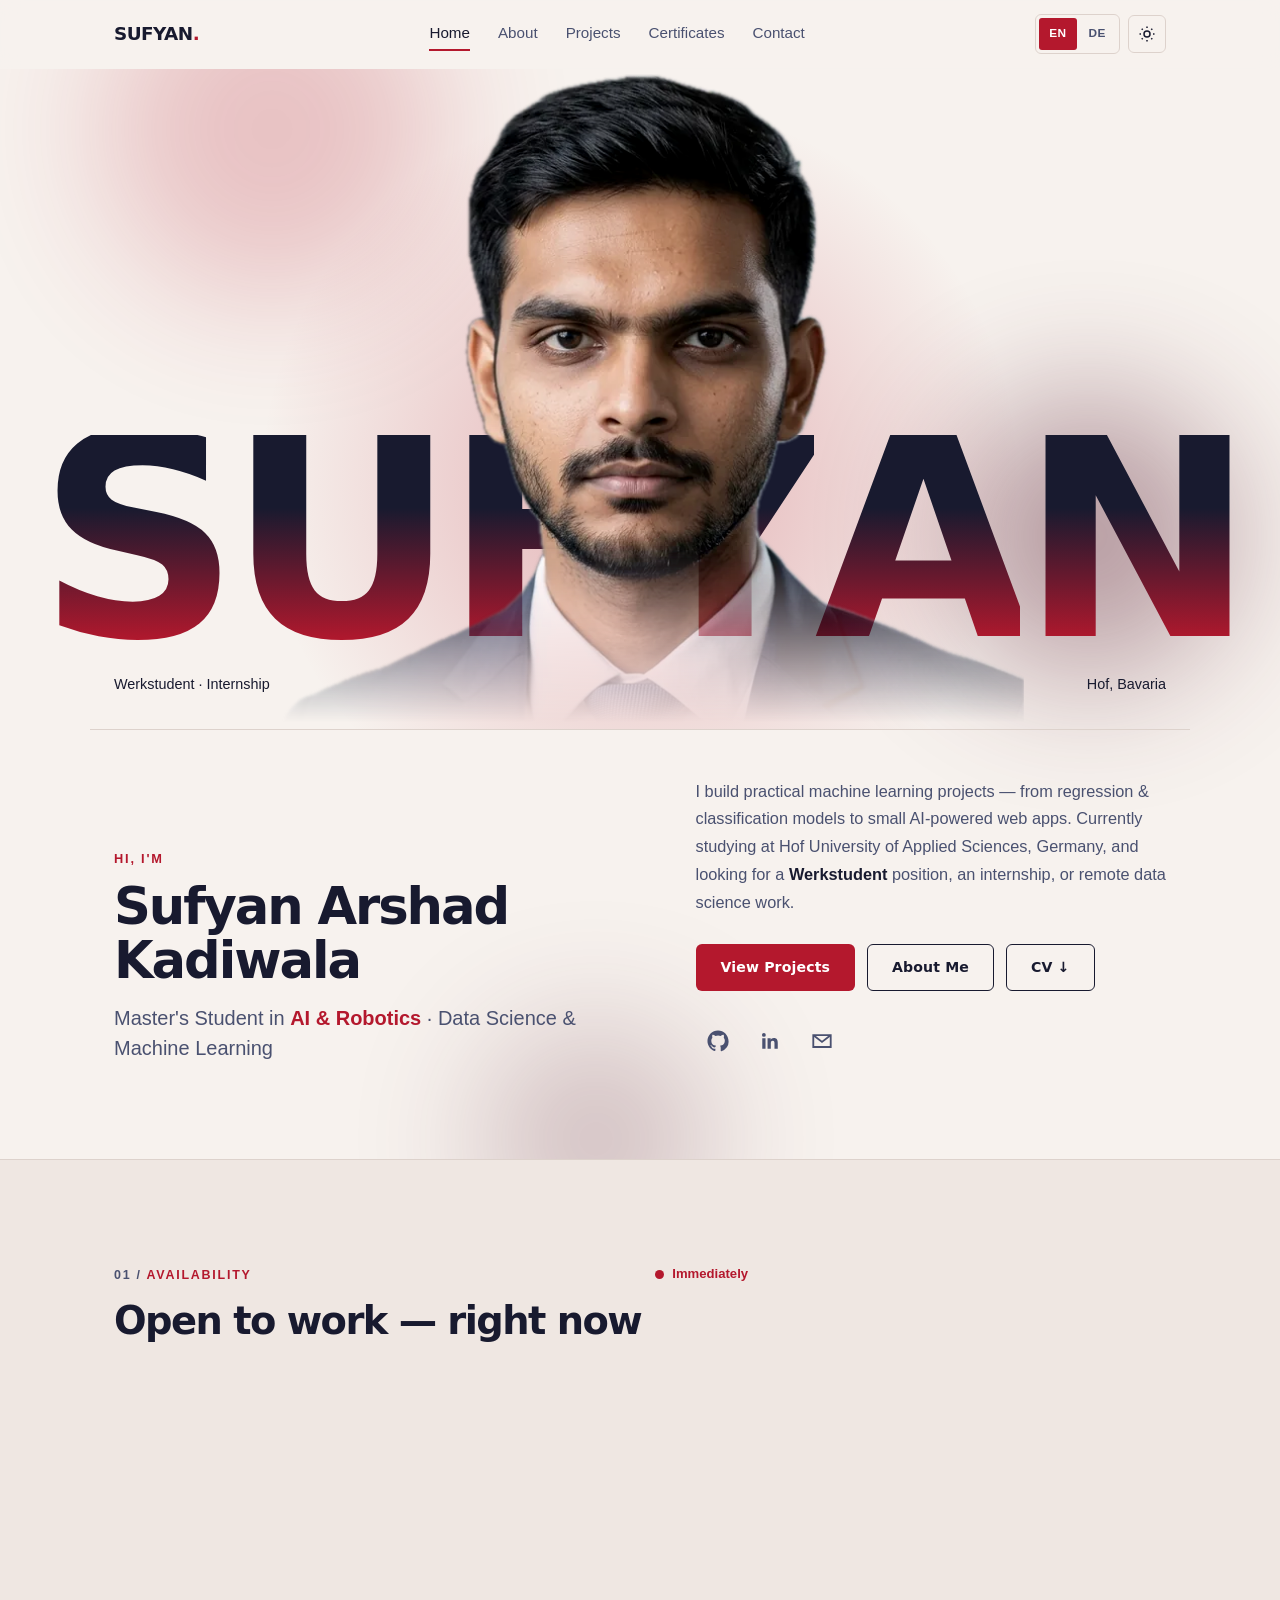
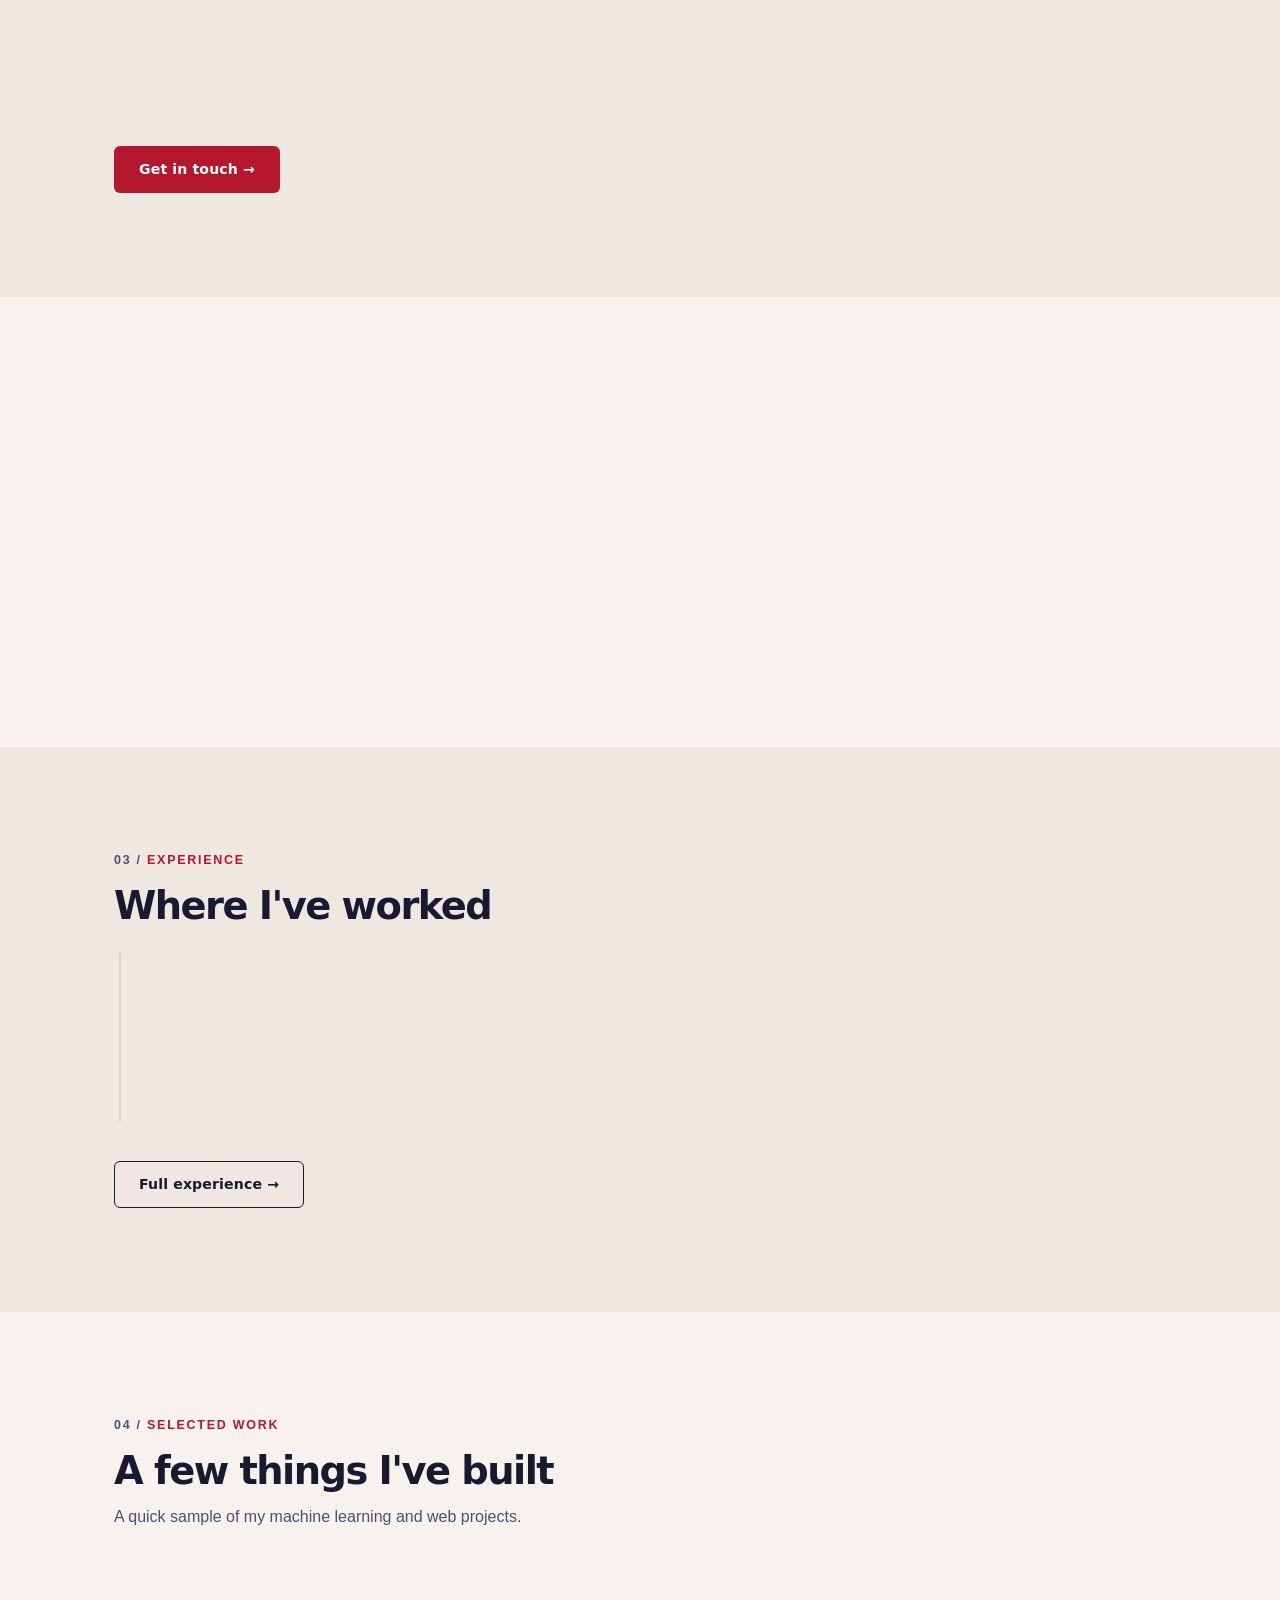
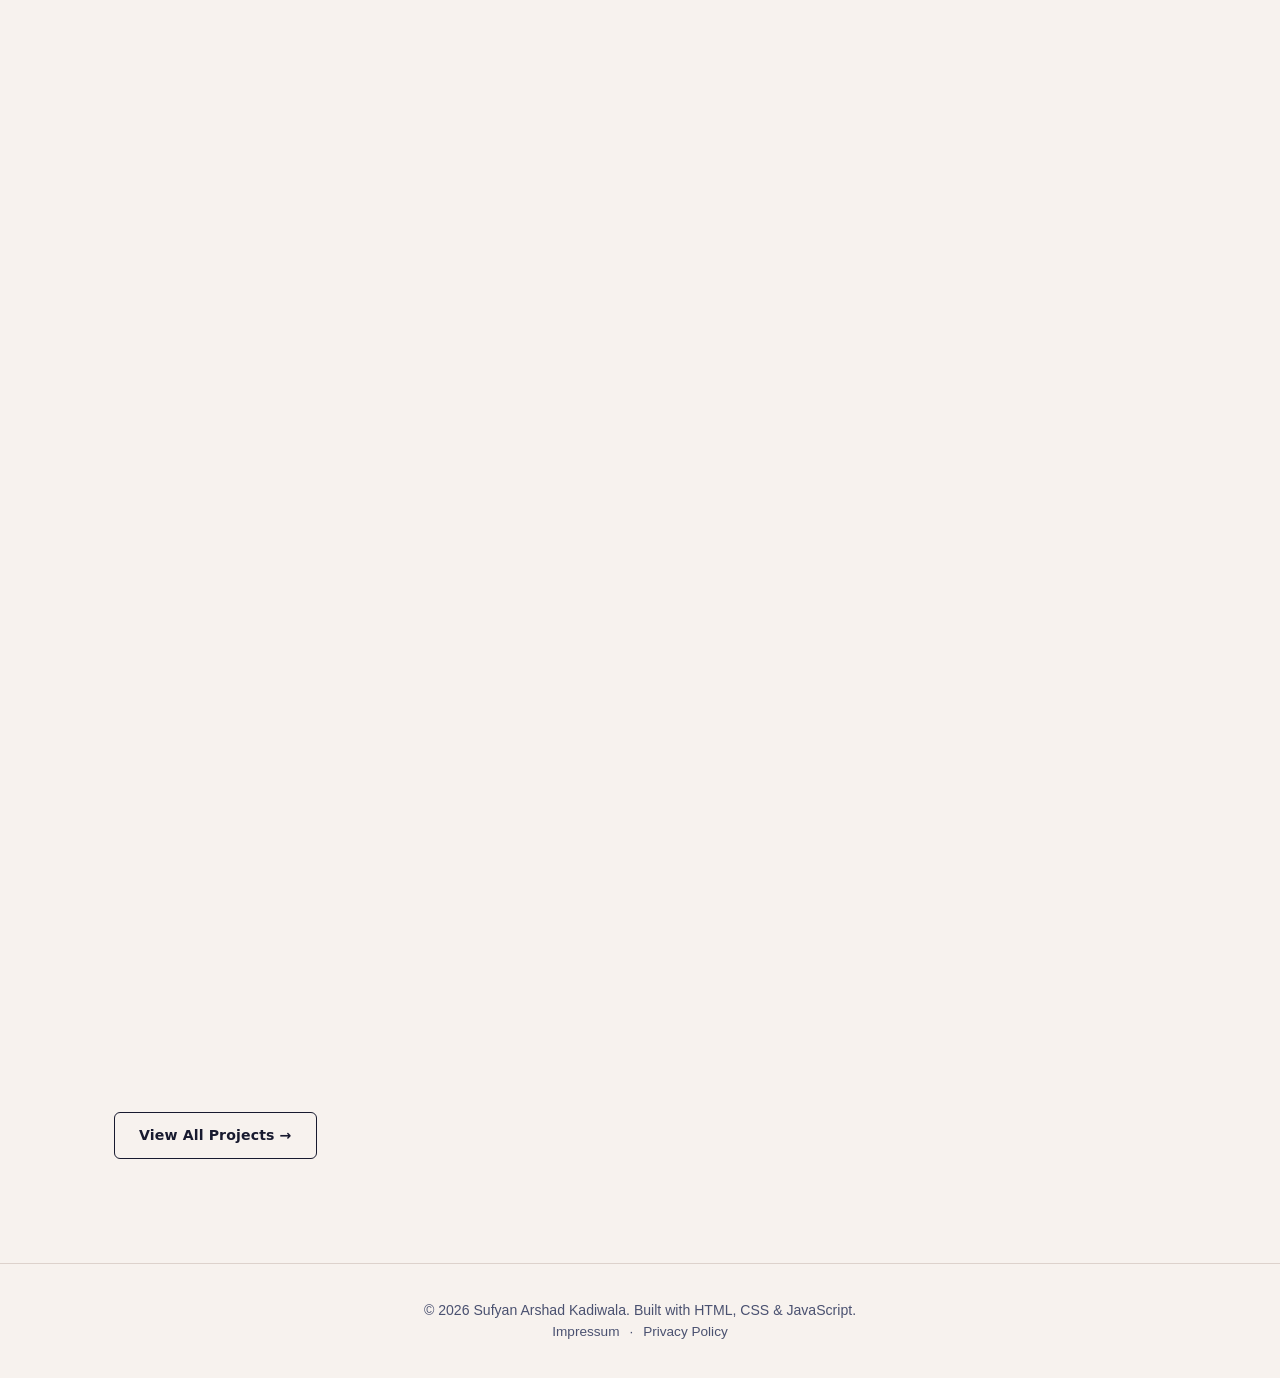
<file: index.html>
<!DOCTYPE html>
<html lang="en">
<head>
<meta charset="UTF-8" />
<meta name="viewport" content="width=device-width, initial-scale=1.0" />
<title data-i18n="meta.title.index">Sufyan Arshad Kadiwala — Data Science &amp; ML Portfolio</title>
<meta name="description" data-i18n-content="meta.desc.index" content="Portfolio of Sufyan Arshad Kadiwala — Master's student in AI &amp; Robotics, showcasing data science and machine learning projects. Available as a Werkstudent, 20 h/week, remote or hybrid." />
<link rel="canonical" href="https://sufyankadiwala.de/" />

<!-- Link previews (LinkedIn, WhatsApp, Slack, email clients) -->
<meta property="og:type" content="website" />
<meta property="og:site_name" content="Sufyan Arshad Kadiwala" />
<meta property="og:locale" content="en_GB" />
<meta property="og:locale:alternate" content="de_DE" />
<meta property="og:title" content="Sufyan Arshad Kadiwala — Data Science &amp; ML Portfolio" />
<meta property="og:description" content="Portfolio of Sufyan Arshad Kadiwala — Master's student in AI &amp; Robotics, showcasing data science and machine learning projects. Available as a Werkstudent, 20 h/week, remote or hybrid." />
<meta property="og:url" content="https://sufyankadiwala.de/" />
<meta property="og:image" content="https://sufyankadiwala.de/assets/og-image.png" />
<meta property="og:image:width" content="1200" />
<meta property="og:image:height" content="630" />
<meta property="og:image:alt" content="Sufyan Arshad Kadiwala — AI &amp; Robotics Master's student, open to Werkstudent roles" />
<meta name="twitter:card" content="summary_large_image" />
<meta name="twitter:title" content="Sufyan Arshad Kadiwala — Data Science &amp; ML Portfolio" />
<meta name="twitter:description" content="Portfolio of Sufyan Arshad Kadiwala — Master's student in AI &amp; Robotics, showcasing data science and machine learning projects. Available as a Werkstudent, 20 h/week, remote or hybrid." />
<meta name="twitter:image" content="https://sufyankadiwala.de/assets/og-image.png" />
<meta name="theme-color" content="#181a2f" />

<link rel="icon" href="data:image/svg+xml,%3Csvg xmlns='http://www.w3.org/2000/svg' viewBox='0 0 100 100'%3E%3Crect width='100' height='100' rx='20' fill='%23181A2F'/%3E%3Ctext x='50' y='68' font-size='55' font-family='Arial, sans-serif' font-weight='bold' fill='%23FDA481' text-anchor='middle'%3ESK%3C/text%3E%3C/svg%3E" />

<!-- System fonts only (Verdana + Helvetica, see css/style.css) - no font request leaves this origin -->
<link rel="stylesheet" href="css/style.css?v=4cbc00ea" />

<!-- Set theme + language before first paint so there is no flash -->
<script>
(function () {
  var d = document.documentElement;
  d.classList.add("js");
  var theme = "light", lang = "en";
  try {
    theme = localStorage.getItem("theme") ||
      (window.matchMedia("(prefers-color-scheme: dark)").matches ? "dark" : "light");
    lang = localStorage.getItem("lang") ||
      ((navigator.language || "en").slice(0, 2).toLowerCase() === "de" ? "de" : "en");
  } catch (e) {}
  d.setAttribute("data-theme", theme);
  d.setAttribute("data-lang", lang);
  d.setAttribute("lang", lang);
})();
</script>
</head>
<body data-current="index">

<a class="skip-link" href="#main" data-i18n="nav.skip">Skip to content</a>

<header class="site-header">
  <div class="container nav-inner">
    <a href="index.html" class="logo">Sufyan<span>.</span></a>

    <nav class="nav-links" id="navLinks" aria-label="Main">
      <a href="index.html" data-page="index" data-i18n="nav.home">Home</a>
      <a href="about.html" data-page="about" data-i18n="nav.about">About</a>
      <a href="projects.html" data-page="projects" data-i18n="nav.projects">Projects</a>
      <a href="certificates.html" data-page="certificates" data-i18n="nav.certificates">Certificates</a>
      <a href="contact.html" data-page="contact" data-i18n="nav.contact">Contact</a>
    </nav>

    <div class="nav-actions">
      <div class="lang-switch" role="group" aria-label="Change language" data-i18n-aria="nav.lang">
        <button type="button" data-lang-btn="en" aria-pressed="true">EN</button>
        <button type="button" data-lang-btn="de" aria-pressed="false">DE</button>
      </div>

      <button id="themeToggle" class="icon-btn" aria-label="Toggle dark mode" data-i18n-aria="nav.theme" data-i18n-title="nav.theme" title="Toggle dark mode">
        <svg class="icon icon-sun" viewBox="0 0 24 24" fill="none" stroke="currentColor" stroke-width="2" aria-hidden="true"><circle cx="12" cy="12" r="4"/><path d="M12 2v2M12 20v2M4.93 4.93l1.41 1.41M17.66 17.66l1.41 1.41M2 12h2M20 12h2M4.93 19.07l1.41-1.41M17.66 6.34l1.41-1.41"/></svg>
        <svg class="icon icon-moon" viewBox="0 0 24 24" fill="none" stroke="currentColor" stroke-width="2" aria-hidden="true"><path d="M21 12.79A9 9 0 1 1 11.21 3 7 7 0 0 0 21 12.79z"/></svg>
      </button>

      <button id="menuToggle" class="icon-btn menu-toggle" aria-label="Open menu" data-i18n-aria="nav.menu.open" aria-expanded="false" aria-controls="navLinks">
        <span></span><span></span><span></span>
      </button>
    </div>
  </div>
</header>

<main id="main">

  <!-- HERO -->
  <section class="hero">
    <div class="aurora-bg" aria-hidden="true"><span></span><span></span><span></span></div>
    <!-- decorative: the name is the h1 below; the portrait is the same photo as the About avatar -->
    <div class="hero-stage" aria-hidden="true">
      <p class="hero-word"><span>S</span><span>U</span><span>F</span><span>Y</span><span>A</span><span>N</span></p>
      <img class="hero-portrait" src="assets/hero-portrait.webp" alt="" width="760" height="653" fetchpriority="high" />
      <p class="hero-caption left" data-i18n="avail.roles.value">Werkstudent &middot; Internship</p>
      <p class="hero-caption right" data-i18n="avail.location.value">Hof, Bavaria</p>
    </div>
    <div class="container hero-anim hero-inner">
      <div>
        <p class="eyebrow" data-i18n="hero.eyebrow">Hi, I'm</p>
        <h1 class="hero-title" data-i18n="hero.title">Sufyan Arshad Kadiwala</h1>
        <p class="hero-subtitle" data-i18n="hero.subtitle">Master's Student in <strong>AI &amp; Robotics</strong> &middot; Data Science &amp; Machine Learning</p>
      </div>
      <div>
        <p class="hero-desc" data-i18n="hero.desc">
          I build practical machine learning projects — from regression &amp; classification models
          to small AI-powered web apps. Currently studying at Hof University of Applied Sciences, Germany,
          and looking for a <strong>Werkstudent</strong> position, an internship, or remote data science work.
        </p>
        <div class="hero-actions">
          <a href="projects.html" class="btn btn-primary" data-i18n="hero.cta.projects">View Projects</a>
          <a href="about.html" class="btn btn-ghost" data-i18n="hero.cta.about">About Me</a>
          <!-- href is swapped to cv-en.pdf in English by initCvLink(); cv.pdf (German)
               is the default because the site is aimed at employers in Germany. -->
          <a href="cv.pdf" class="btn btn-ghost btn-resume" data-cv-link target="_blank"
             rel="noopener" data-i18n="hero.cta.resume">CV &darr;</a>
        </div>
        <div class="hero-socials">
          <a href="https://github.com/sufyan1105" target="_blank" rel="noopener" aria-label="GitHub profile" data-i18n-aria="hero.social.github"><svg viewBox="0 0 24 24" fill="currentColor" aria-hidden="true"><path d="M12 .5C5.73.5.5 5.73.5 12c0 5.1 3.29 9.4 7.86 10.94.57.1.78-.25.78-.55v-1.94c-3.2.7-3.88-1.54-3.88-1.54-.53-1.34-1.29-1.7-1.29-1.7-1.05-.72.08-.7.08-.7 1.17.08 1.78 1.2 1.78 1.2 1.03 1.78 2.71 1.26 3.37.96.1-.75.4-1.26.73-1.55-2.55-.29-5.24-1.28-5.24-5.68 0-1.26.45-2.28 1.19-3.09-.12-.29-.52-1.46.11-3.04 0 0 .97-.31 3.18 1.18a11 11 0 0 1 5.8 0c2.2-1.49 3.17-1.18 3.17-1.18.64 1.58.24 2.75.12 3.04.74.81 1.18 1.83 1.18 3.09 0 4.41-2.69 5.39-5.25 5.67.41.36.78 1.08.78 2.18v3.23c0 .3.2.66.79.55A10.51 10.51 0 0 0 23.5 12C23.5 5.73 18.27.5 12 .5Z"/></svg></a>
          <a href="https://www.linkedin.com/in/sufyan-arshad-kadiwala-a35717290/" target="_blank" rel="noopener" aria-label="LinkedIn profile" data-i18n-aria="hero.social.linkedin"><svg viewBox="0 0 24 24" fill="currentColor" aria-hidden="true"><path d="M20.45 20.45h-3.56v-5.57c0-1.33-.02-3.04-1.85-3.04-1.86 0-2.14 1.45-2.14 2.95v5.66H9.34V9h3.42v1.56h.05c.48-.9 1.64-1.85 3.38-1.85 3.6 0 4.27 2.37 4.27 5.46v6.28ZM5.34 7.43a2.07 2.07 0 1 1 0-4.14 2.07 2.07 0 0 1 0 4.14ZM7.12 20.45H3.56V9h3.56v11.45Z"/></svg></a>
          <!--email_off--><a href="mailto:kadiwalasufyan03@gmail.com" data-email-link aria-label="Send email" data-i18n-aria="hero.social.email"><svg viewBox="0 0 24 24" fill="none" stroke="currentColor" stroke-width="2" aria-hidden="true"><path d="M2.5 5.5h19v13h-19z"/><path d="m3 6 9 7 9-7"/></svg></a><!--/email_off-->
        </div>
      </div>
    </div>
  </section>

  <!-- AVAILABILITY -->
  <section class="section section-alt" id="availability">
    <div class="container">
      <div class="avail-head">
        <div>
          <p class="section-eyebrow" data-i18n="avail.eyebrow">Availability</p>
          <h2 class="section-title" data-i18n="avail.title">Open to work — right now</h2>
        </div>
        <span class="status-dot" data-i18n="avail.start.value">Immediately</span>
      </div>

      <div class="avail-grid">
        <div class="avail-card reveal">
          <p class="label" data-i18n="avail.hours.label">Hours</p>
          <p class="value" data-i18n="avail.hours.value">20 h / week</p>
          <p class="note" data-i18n="avail.hours.note">During the semester, as permitted by my student visa. Full-time during semester breaks.</p>
        </div>
        <div class="avail-card reveal">
          <p class="label" data-i18n="avail.roles.label">Looking for</p>
          <p class="value" data-i18n="avail.roles.value">Werkstudent &middot; Internship</p>
          <p class="note" data-i18n="avail.roles.note">Data Science, Machine Learning, AI — remote or hybrid.</p>
        </div>
        <div class="avail-card reveal">
          <p class="label" data-i18n="avail.location.label">Based in</p>
          <p class="value" data-i18n="avail.location.value">Hof, Bavaria</p>
          <p class="note" data-i18n="avail.location.note">Remote or hybrid suits me best from Hof, and I&#39;m happy to travel for on-site days.</p>
        </div>
        <div class="avail-card reveal">
          <p class="label" data-i18n="avail.lang.label">Languages</p>
          <p class="value" data-i18n="avail.lang.value">German B2 (currently learning) &middot; English C1</p>
          <p class="note" data-i18n="avail.lang.note">Actively improving my German — happy to hold the interview in German.</p>
        </div>
        <div class="avail-card reveal">
          <p class="label" data-i18n="avail.start.label">Start date</p>
          <p class="value" data-i18n="avail.start.value">Immediately</p>
          <p class="note" data-i18n="avail.start.note">Notice period: none. I can start as soon as you need me.</p>
        </div>
      </div>

      <div class="avail-footer">
        <a href="contact.html" class="btn btn-primary" data-i18n="avail.cta">Get in touch &rarr;</a>
      </div>
    </div>
  </section>

  <!-- INTRO TEASER -->
  <section class="section" id="intro">
    <div class="container about-grid">
      <div class="avatar-wrap reveal">
        <div class="avatar no-photo">
          <img src="assets/profile.jpg" alt="Sufyan Arshad Kadiwala" data-i18n-alt="about.photo.alt" width="150" height="150" />
          <span class="avatar-initials" aria-hidden="true">SK</span>
        </div>
      </div>

      <div class="reveal">
        <p class="section-eyebrow" data-i18n="intro.eyebrow">About</p>
        <h2 class="section-title" data-i18n="intro.title">Quick intro</h2>
        <p class="about-text" data-i18n="intro.text">
          I'm a Master's student in <strong>AI &amp; Robotics</strong> at Hof University of Applied Sciences, Germany,
          building on a Bachelor's degree in AI &amp; Data Science. I like turning raw data into working
          models — and working models into things people can actually click on and use.
        </p>
        <div class="intro-actions">
          <a href="about.html" class="btn btn-ghost" data-i18n="intro.cta">More about me &rarr;</a>
        </div>
      </div>
    </div>
  </section>

  <!-- WORK EXPERIENCE: only the paid role; internships stay on the About page -->
  <section class="section section-alt" id="home-experience">
    <div class="container">
      <p class="section-eyebrow" data-i18n="exp.eyebrow">Experience</p>
      <h2 class="section-title" data-i18n="home.exp.title">Where I've worked</h2>
      <ol class="timeline" id="homeExperience"></ol>
      <div class="section-footer-link">
        <a href="about.html#experience" class="btn btn-ghost" data-i18n="home.exp.cta">Full experience &rarr;</a>
      </div>
    </div>
  </section>

  <!-- FEATURED PROJECTS -->
  <section class="section" id="featured">
    <div class="container">
      <p class="section-eyebrow" data-i18n="featured.eyebrow">Selected Work</p>
      <h2 class="section-title" data-i18n="featured.title">A few things I've built</h2>
      <p class="section-intro" data-i18n="featured.intro">A quick sample of my machine learning and web projects.</p>

      <noscript><p class="nojs-note" data-i18n="footer.nojs">This site needs JavaScript for the language toggle and the project list. Everything else works without it.</p></noscript>
      <div class="project-grid" id="featuredGrid"></div>

      <div class="section-footer-link">
        <a href="projects.html" class="btn btn-ghost" data-i18n="featured.cta">View All Projects &rarr;</a>
      </div>
    </div>
  </section>

</main>

<footer class="site-footer">
  <div class="container footer-inner">
    <p>&copy; <span id="year">2026</span> Sufyan Arshad Kadiwala. <span data-i18n="footer.text">Built with HTML, CSS &amp; JavaScript.</span></p>
    <p class="footer-legal">
      <a href="impressum.html" data-i18n="footer.impressum">Impressum</a>
      <span aria-hidden="true">&middot;</span>
      <a href="datenschutz.html" data-i18n="footer.datenschutz">Datenschutzerkl&auml;rung</a>
    </p>
  </div>
</footer>

<script src="js/i18n.js?v=dec5366c"></script>
<script src="js/script.js?v=fc81e451"></script>
</body>
</html>
</file>
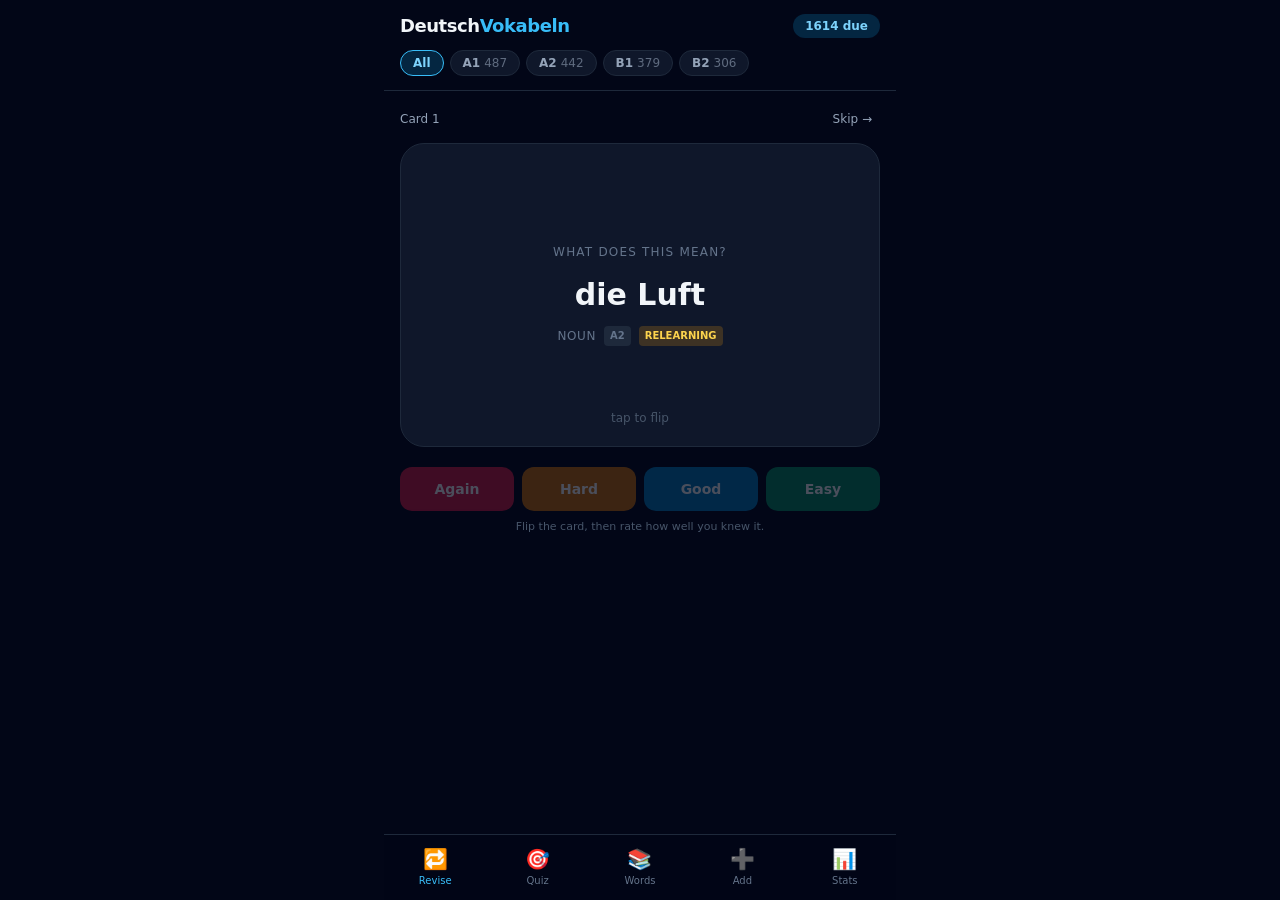
<file: german/index.html>
<!DOCTYPE html>
<html lang="en">
<head>
<meta charset="utf-8">
<meta name="viewport" content="width=device-width, initial-scale=1, viewport-fit=cover, maximum-scale=1">
<meta name="theme-color" content="#0f172a">
<meta name="apple-mobile-web-app-capable" content="yes">
<meta name="mobile-web-app-capable" content="yes">
<!-- Name shown under the home-screen icon; without it iOS uses the long <title>. -->
<meta name="apple-mobile-web-app-title" content="Vokabeln">
<!-- The header already pads for env(safe-area-inset-top), so the page can run
     under a translucent status bar. -->
<meta name="apple-mobile-web-app-status-bar-style" content="black-translucent">
<!-- iOS ignores the SVG favicon for the home screen and screenshots the page
     instead unless a real apple-touch-icon is offered. -->
<link rel="apple-touch-icon" href="apple-touch-icon.png">
<link rel="manifest" href="manifest.json">
<meta name="robots" content="noindex, nofollow">
<title>Deutsch Vokabeln</title>
<link rel="stylesheet" href="tailwind.css?v=7ee470dd">
<link rel="icon" href="data:image/svg+xml,%3Csvg xmlns=%27http://www.w3.org/2000/svg%27 viewBox=%270 0 100 100%27%3E%3Ctext y=%27.9em%27 font-size=%2790%27%3E%F0%9F%87%A9%F0%9F%87%AA%3C/text%3E%3C/svg%3E">
<link rel="stylesheet" href="styles.css?v=aebd68b5">
</head>
<body class="bg-slate-950 text-slate-100 antialiased">

<div id="app" class="mx-auto flex min-h-[100dvh] w-full max-w-lg flex-col">

  <!-- Header -->
  <header class="sticky top-0 z-20 border-b border-slate-800 bg-slate-950 px-4 pb-3 pt-[max(0.75rem,env(safe-area-inset-top))] backdrop-blur">
    <div class="flex items-center justify-between">
      <h1 class="text-lg font-bold tracking-tight">Deutsch<span class="text-sky-400">Vokabeln</span></h1>
      <span id="dueBadge" class="rounded-full bg-slate-800 px-3 py-1 text-xs font-semibold text-slate-300">–</span>
    </div>
    <div id="levelBar" class="mt-2.5 flex items-center gap-1.5 overflow-x-auto pb-0.5"></div>
  </header>

  <main class="flex-1 px-4 pb-28 pt-4">

    <!-- ============ REVISE ============ -->
    <section id="view-revise" class="view">
      <div id="reviseEmpty" class="hidden pt-16 text-center">
        <div class="text-5xl">🎉</div>
        <p class="mt-4 text-lg font-semibold">All caught up</p>
        <p class="mt-1 text-sm text-slate-400">Everything due today is done. Come back tomorrow, or widen the level filter.</p>
        <button data-goto="add" class="mt-6 rounded-xl bg-sky-500 px-5 py-3 font-semibold text-white active:scale-95">Add a word</button>
      </div>

      <div id="reviseDeck" class="hidden">
        <div class="mb-3 flex items-center justify-between text-xs text-slate-400">
          <span id="reviseProgress">–</span>
          <button id="btnSkip" class="rounded-lg px-2 py-1 active:bg-slate-800">Skip →</button>
        </div>

        <div id="flashcard" class="card relative min-h-[19rem] w-full cursor-pointer select-none rounded-3xl">
          <div class="card-inner">
            <!-- front -->
            <div class="card-face flex flex-col items-center justify-center rounded-3xl border border-slate-800 bg-slate-900 p-6 text-center">
              <p class="text-xs uppercase tracking-widest text-slate-500">What does this mean?</p>
              <p id="cardFront" class="mt-4 text-3xl font-bold leading-tight"></p>
              <p class="mt-3 flex items-center gap-2 text-xs uppercase tracking-wider text-slate-500">
                <span id="cardPos"></span>
                <span id="cardLevel" class="rounded bg-slate-800 px-1.5 py-0.5 text-[10px] font-bold tracking-normal"></span>
                <span id="cardRelearn" class="hidden rounded bg-amber-500/20 px-1.5 py-0.5 text-[10px] font-bold tracking-normal text-amber-300">relearning</span>
              </p>
              <p class="absolute bottom-5 text-xs text-slate-600">tap to flip</p>
            </div>
            <!-- back -->
            <div class="card-face card-back flex flex-col justify-center rounded-3xl border border-slate-800 bg-slate-900 p-6">
              <p id="cardArticle" class="text-center text-2xl font-bold"></p>
              <p id="cardBack" class="mt-2 text-center text-2xl font-semibold"></p>
              <p id="cardPlural" class="mt-3 text-center text-sm text-slate-400"></p>
              <div class="mt-5 border-t border-slate-800 pt-4 text-center">
                <p id="cardExample" class="text-sm italic leading-relaxed text-slate-300"></p>
                <p id="cardExampleEn" class="mt-1.5 text-sm leading-relaxed text-slate-500"></p>
              </div>
            </div>
          </div>
        </div>

        <div id="ratingRow" class="mt-5 grid grid-cols-4 gap-2 opacity-30 transition-opacity duration-200">
          <button data-rate="0" class="rate rounded-xl bg-rose-600/90 py-3 text-sm font-semibold active:scale-95">Again</button>
          <button data-rate="1" class="rate rounded-xl bg-amber-600/90 py-3 text-sm font-semibold active:scale-95">Hard</button>
          <button data-rate="2" class="rate rounded-xl bg-sky-600/90 py-3 text-sm font-semibold active:scale-95">Good</button>
          <button data-rate="3" class="rate rounded-xl bg-emerald-600/90 py-3 text-sm font-semibold active:scale-95">Easy</button>
        </div>
        <p class="mt-2 text-center text-[11px] text-slate-600">Flip the card, then rate how well you knew it.</p>
      </div>
    </section>

    <!-- ============ QUIZ ============ -->
    <section id="view-quiz" class="view hidden">
      <div class="mb-4 flex items-center justify-between">
        <h2 class="text-base font-semibold">Gender Trainer</h2>
        <span id="quizScore" class="text-sm text-slate-400">0 / 0</span>
      </div>
      <div id="quizEmpty" class="hidden pt-16 text-center text-sm text-slate-400">No nouns with a gender yet — add some first.</div>
      <div id="quizBox" class="hidden">
        <div class="rounded-3xl border border-slate-800 bg-slate-900 p-8 text-center">
          <p class="text-xs uppercase tracking-widest text-slate-500">Which article?</p>
          <p id="quizWord" class="mt-4 text-3xl font-bold"></p>
          <p id="quizMeaning" class="mt-2 text-sm text-slate-400"></p>
        </div>
        <div class="mt-5 grid grid-cols-3 gap-3">
          <button data-gender="der" class="gender-btn rounded-2xl bg-blue-600 py-5 text-xl font-bold active:scale-95">der</button>
          <button data-gender="die" class="gender-btn rounded-2xl bg-rose-600 py-5 text-xl font-bold active:scale-95">die</button>
          <button data-gender="das" class="gender-btn rounded-2xl bg-emerald-600 py-5 text-xl font-bold active:scale-95">das</button>
        </div>
        <p id="quizFeedback" class="mt-5 min-h-[3rem] text-center text-sm"></p>
      </div>
      <button id="btnQuizRestart" class="mt-4 hidden w-full rounded-xl bg-slate-800 py-3 font-semibold active:scale-95">New round</button>
    </section>

    <!-- ============ WORDS ============ -->
    <section id="view-words" class="view hidden">
      <input id="searchInput" type="search" placeholder="Search word or meaning…"
             class="w-full rounded-xl border border-slate-800 bg-slate-900 px-4 py-3 text-base outline-none placeholder:text-slate-600 focus:border-sky-500">
      <div id="wordList" class="mt-4 space-y-2"></div>
    </section>

    <!-- ============ ADD ============ -->
    <section id="view-add" class="view hidden">
      <h2 class="mb-4 text-base font-semibold">Add a word</h2>
      <form id="addForm" class="space-y-4">
        <div>
          <label class="label">German word</label>
          <input name="word" required placeholder="das Fenster" class="input">
        </div>
        <div>
          <label class="label">English meaning</label>
          <input name="meaning" required placeholder="window" class="input">
        </div>
        <div>
          <label class="label">Part of speech</label>
          <select name="part_of_speech" class="input">
            <option value="noun">Noun</option>
            <option value="verb">Verb</option>
            <option value="adjective">Adjective</option>
            <option value="adverb">Adverb</option>
            <option value="phrase">Phrase / other</option>
          </select>
        </div>
        <div>
          <label class="label">Level</label>
          <select name="level" class="input">
            <option value="">— none —</option>
            <option value="A1">A1</option>
            <option value="A2">A2</option>
            <option value="B1">B1</option>
            <option value="B2">B2</option>
          </select>
        </div>
        <div id="nounFields" class="space-y-4">
          <div>
            <label class="label">Gender</label>
            <div class="grid grid-cols-3 gap-2">
              <button type="button" data-pick="der" class="pick rounded-xl border border-blue-500/40 bg-blue-500/10 py-3 font-bold text-blue-300">der</button>
              <button type="button" data-pick="die" class="pick rounded-xl border border-rose-500/40 bg-rose-500/10 py-3 font-bold text-rose-300">die</button>
              <button type="button" data-pick="das" class="pick rounded-xl border border-emerald-500/40 bg-emerald-500/10 py-3 font-bold text-emerald-300">das</button>
            </div>
            <input type="hidden" name="gender">
          </div>
          <div>
            <label class="label">Plural form</label>
            <input name="plural" placeholder="die Fenster" class="input">
          </div>
        </div>
        <div>
          <label class="label">Example sentence</label>
          <textarea name="example" rows="2" placeholder="Bitte mach das Fenster zu." class="input resize-none"></textarea>
        </div>
        <div>
          <label class="label">Example in English</label>
          <textarea name="example_en" rows="2" placeholder="Please close the window." class="input resize-none"></textarea>
        </div>
        <button type="submit" class="w-full rounded-xl bg-sky-500 py-4 font-bold text-white active:scale-95">Save word</button>
        <p id="addMsg" class="min-h-[1.25rem] text-center text-sm"></p>
      </form>
    </section>

    <!-- ============ STATS ============ -->
    <section id="view-stats" class="view hidden">
      <h2 class="mb-4 text-base font-semibold">Overview</h2>
      <div class="grid grid-cols-2 gap-3">
        <div class="rounded-2xl border border-slate-800 bg-slate-900 p-4">
          <p class="text-3xl font-bold" id="stTotal">–</p>
          <p class="mt-1 text-xs text-slate-400">Total words</p>
        </div>
        <div class="rounded-2xl border border-slate-800 bg-slate-900 p-4">
          <p class="text-3xl font-bold text-sky-400" id="stDue">–</p>
          <p class="mt-1 text-xs text-slate-400">Due today</p>
        </div>
        <div class="rounded-2xl border border-slate-800 bg-slate-900 p-4">
          <p class="text-3xl font-bold text-emerald-400" id="stLearned">–</p>
          <p class="mt-1 text-xs text-slate-400">Started learning</p>
        </div>
        <div class="rounded-2xl border border-slate-800 bg-slate-900 p-4">
          <p class="text-3xl font-bold" id="stReviews">–</p>
          <p class="mt-1 text-xs text-slate-400">Reviews done</p>
        </div>
        <div class="hidden col-span-2 rounded-2xl border border-amber-500/30 bg-amber-500/10 p-4">
          <p class="text-3xl font-bold text-amber-300" id="stRelearn">–</p>
          <p class="mt-1 text-xs text-amber-200/70">Relearning — rated <em>Again</em>, and coming back until you rate them <em>Easy</em></p>
        </div>
      </div>

      <h3 class="mb-3 mt-6 text-sm font-semibold text-slate-300">Mastery breakdown</h3>
      <div id="masteryBars" class="space-y-3"></div>

      <h3 class="mb-3 mt-6 text-sm font-semibold text-slate-300">Progress by level</h3>
      <div id="levelBars" class="space-y-3"></div>

      <h3 class="mb-3 mt-6 text-sm font-semibold text-slate-300">Nouns by gender</h3>
      <div id="genderBars" class="flex gap-2"></div>

      <h3 class="mb-3 mt-6 text-sm font-semibold text-slate-300">Backup</h3>
      <div class="rounded-2xl border border-slate-800 bg-slate-900 p-4">
        <p class="text-xs leading-relaxed text-slate-400">
          Your review history lives in this browser only. Export it to move to another
          device, or to keep a copy in case the browser clears its data.
        </p>
        <div class="mt-3 grid grid-cols-2 gap-2">
          <button id="btnExport" class="rounded-xl border border-slate-700 bg-slate-800 py-3 text-sm font-semibold active:scale-95">Export</button>
          <button id="btnImport" class="rounded-xl border border-slate-700 bg-slate-800 py-3 text-sm font-semibold active:scale-95">Import</button>
        </div>
        <input id="importFile" type="file" accept="application/json,.json" class="hidden">
        <p id="backupMsg" class="mt-2 text-center text-xs"></p>
      </div>

    </section>
  </main>

  <!-- Bottom nav -->
  <nav class="fixed bottom-0 left-1/2 z-20 w-full max-w-lg -translate-x-1/2 border-t border-slate-800 bg-slate-950/95 pb-[max(0.5rem,env(safe-area-inset-bottom))] pt-2 backdrop-blur">
    <div class="grid grid-cols-5">
      <button data-goto="revise" class="tab"><span>🔁</span><span>Revise</span></button>
      <button data-goto="quiz"   class="tab"><span>🎯</span><span>Quiz</span></button>
      <button data-goto="words"  class="tab"><span>📚</span><span>Words</span></button>
      <button data-goto="add"    class="tab"><span>➕</span><span>Add</span></button>
      <button data-goto="stats"  class="tab"><span>📊</span><span>Stats</span></button>
    </div>
  </nav>
</div>

<script src="store.js?v=92ffd3a3"></script>
<script src="app.js?v=388dd0f5"></script>
</body>
</html>
</file>
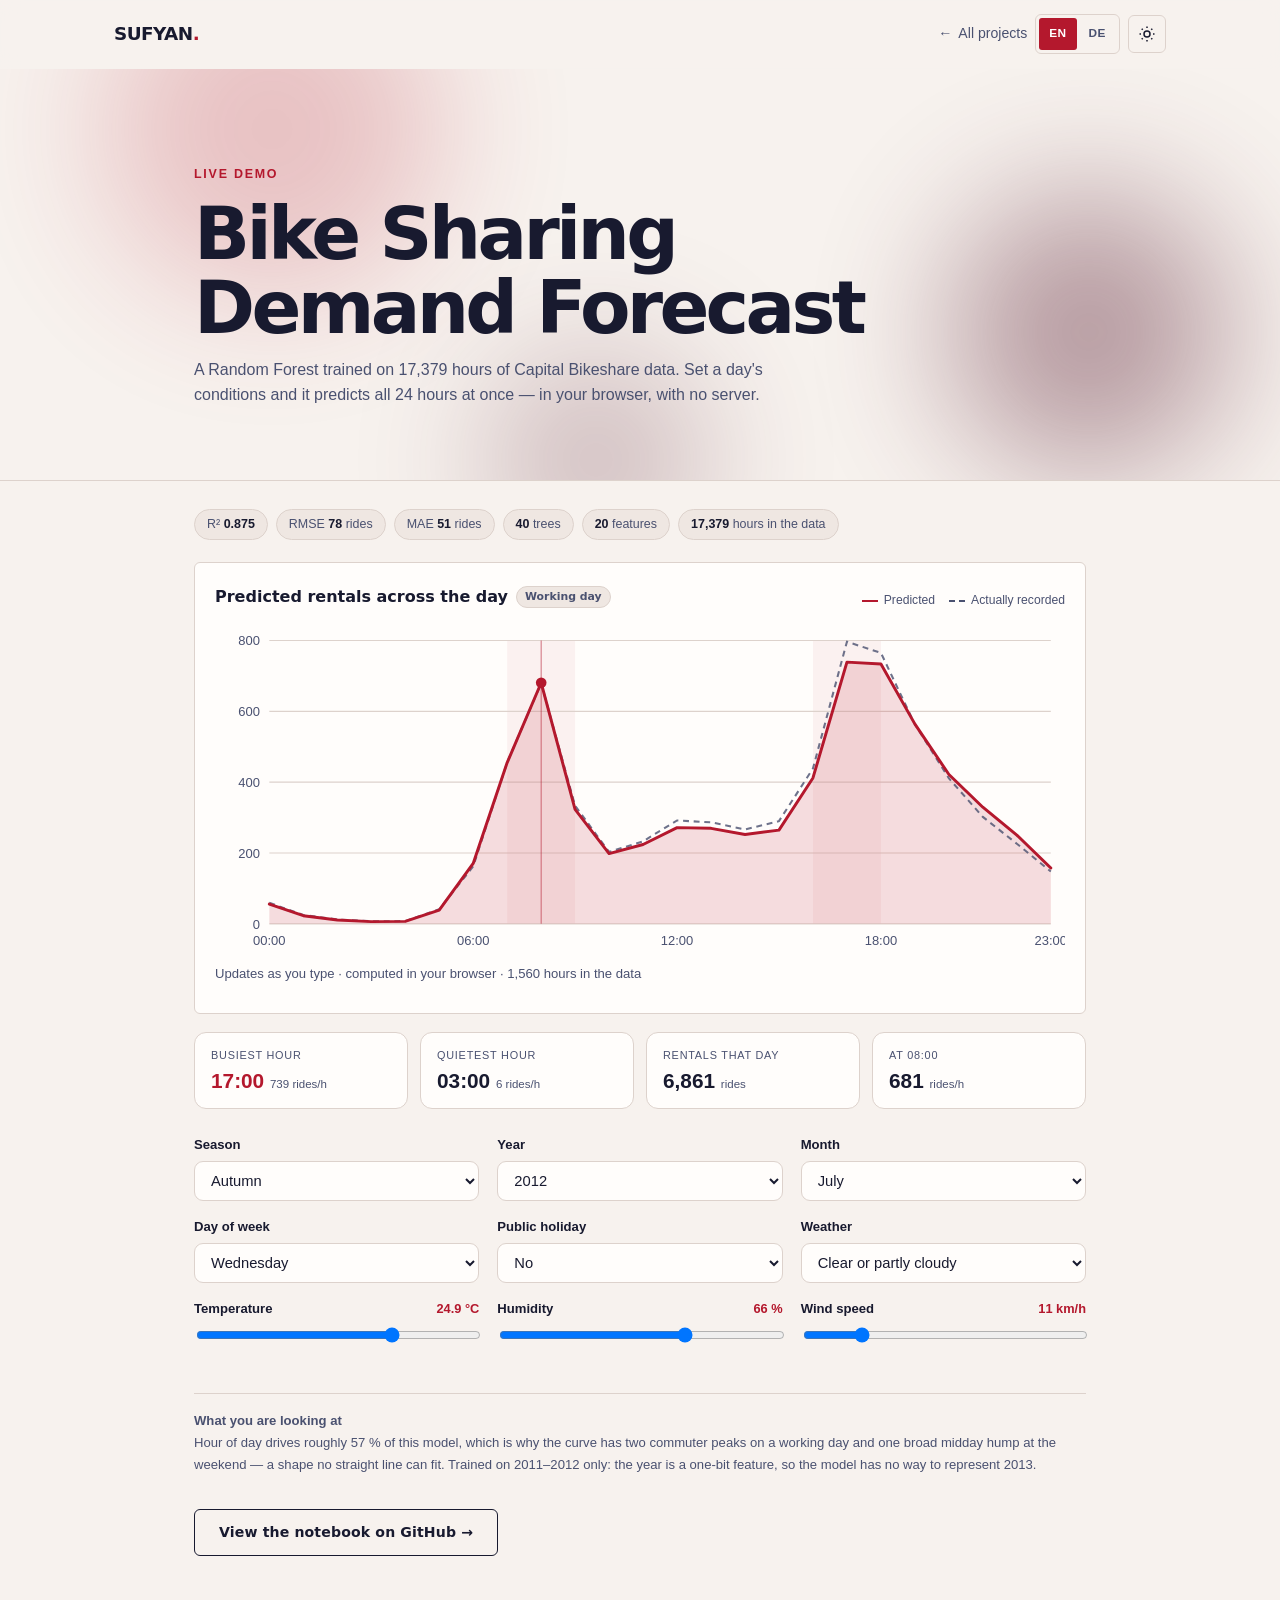
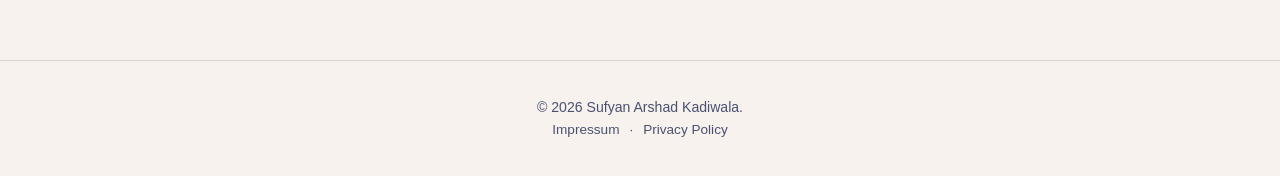
<file: projects/bike-sharing/index.html>
<!DOCTYPE html>
<html lang="en">
<head>
<meta charset="UTF-8" />
<meta name="viewport" content="width=device-width, initial-scale=1.0" />
<title data-i18n="bike.title">Bike Sharing Demand Forecast</title>
<meta name="description" data-i18n-content="bike.intro" content="A Random Forest trained on 17,379 hours of Capital Bikeshare data, predicting a full day of rentals in your browser." />
<link rel="canonical" href="https://sufyankadiwala.de/projects/bike-sharing/" />

<meta property="og:type" content="website" />
<meta property="og:title" content="Bike Sharing Demand Forecast — Sufyan Arshad Kadiwala" />
<meta property="og:description" content="A Random Forest trained on 17,379 hours of Capital Bikeshare data, predicting a full day of rentals in your browser — no server." />
<meta property="og:url" content="https://sufyankadiwala.de/projects/bike-sharing/" />
<meta property="og:image" content="https://sufyankadiwala.de/assets/og-image.png" />
<meta name="theme-color" content="#0e7c86" />

<link rel="icon" href="data:image/svg+xml,%3Csvg xmlns='http://www.w3.org/2000/svg' viewBox='0 0 100 100'%3E%3Crect width='100' height='100' rx='20' fill='%230e7c86'/%3E%3Ctext x='50' y='68' font-size='55' font-family='Arial, sans-serif' font-weight='bold' fill='white' text-anchor='middle'%3ESK%3C/text%3E%3C/svg%3E" />

<link rel="stylesheet" href="../../css/style.css?v=4cbc00ea" />
<link rel="stylesheet" href="../demo.css" />

<script>
(function () {
  var d = document.documentElement;
  d.classList.add("js");
  var theme = "light", lang = "en";
  try {
    theme = localStorage.getItem("theme") ||
      (window.matchMedia("(prefers-color-scheme: dark)").matches ? "dark" : "light");
    lang = localStorage.getItem("lang") ||
      ((navigator.language || "en").slice(0, 2).toLowerCase() === "de" ? "de" : "en");
  } catch (e) {}
  d.setAttribute("data-theme", theme);
  d.setAttribute("data-lang", lang);
  d.setAttribute("lang", lang);
})();
</script>
</head>
<body>

<a class="skip-link" href="#main" data-i18n="nav.skip">Skip to content</a>

<header class="site-header">
  <div class="container nav-inner">
    <a href="../../index.html" class="logo">Sufyan<span>.</span></a>
    <div class="nav-actions">
      <a class="backlink" href="../../projects.html">&larr; <span data-i18n="demo.back">All projects</span></a>
      <div class="lang-switch" role="group" aria-label="Change language" data-i18n-aria="nav.lang">
        <button type="button" data-lang-btn="en" aria-pressed="true">EN</button>
        <button type="button" data-lang-btn="de" aria-pressed="false">DE</button>
      </div>
      <button id="themeToggle" class="icon-btn" aria-label="Toggle dark mode" data-i18n-aria="nav.theme">
        <svg class="icon icon-sun" viewBox="0 0 24 24" fill="none" stroke="currentColor" stroke-width="2" aria-hidden="true"><circle cx="12" cy="12" r="4"/><path d="M12 2v2M12 20v2M4.93 4.93l1.41 1.41M17.66 17.66l1.41 1.41M2 12h2M20 12h2M4.93 19.07l1.41-1.41M17.66 6.34l1.41-1.41"/></svg>
        <svg class="icon icon-moon" viewBox="0 0 24 24" fill="none" stroke="currentColor" stroke-width="2" aria-hidden="true"><path d="M21 12.79A9 9 0 1 1 11.21 3 7 7 0 0 0 21 12.79z"/></svg>
      </button>
    </div>
  </div>
</header>

<main id="main">
  <section class="section page-hero">
    <div class="aurora-bg" aria-hidden="true"><span></span><span></span><span></span></div>
    <div class="container hero-anim demo-wrap">
      <p class="section-eyebrow" data-i18n="demo.eyebrow">Live demo</p>
      <h1 class="section-title" data-i18n="bike.title">Bike Sharing Demand Forecast</h1>
      <p class="section-intro" data-i18n="bike.intro">A Random Forest trained on 17,379 hours of Capital Bikeshare data.</p>
    </div>
  </section>

  <section class="section" style="padding-top: 28px;">
    <div class="container demo-wrap">

      <div class="metrics">
        <span class="metric">R&sup2; <b>0.875</b></span>
        <span class="metric">RMSE <b>78</b> <span data-i18n="bike.rides">rides</span></span>
        <span class="metric">MAE <b>51</b> <span data-i18n="bike.rides">rides</span></span>
        <span class="metric"><b>40</b> <span data-i18n="demo.trees">trees</span></span>
        <span class="metric"><b>20</b> <span data-i18n="demo.features">features</span></span>
        <span class="metric"><b>17,379</b> <span data-i18n="bike.actual.n">hours in the data</span></span>
      </div>

      <div class="chart-card">
        <div class="chart-head">
          <h2><span data-i18n="bike.curve">Predicted rentals across the day</span><span class="day-badge" id="dayBadge"></span></h2>
          <div class="legend">
            <span><i></i> <span data-i18n="bike.legend.pred">Predicted</span></span>
            <span><i class="dashed"></i> <span data-i18n="bike.legend.actual">Actually recorded</span></span>
          </div>
        </div>
        <svg class="chart" id="chart" viewBox="0 0 720 280" role="img" aria-labelledby="chartTitle">
          <title id="chartTitle" data-i18n="bike.curve">Predicted rentals across the day</title>
        </svg>
        <p class="status" id="status" style="margin-top:10px" data-i18n="demo.loadingNote">The model file is downloading. This happens once.</p>
      </div>

      <div class="tiles">
        <div class="tile accent">
          <p class="k" data-i18n="bike.peak">Busiest hour</p>
          <p class="v" id="tPeak">&mdash;</p>
        </div>
        <div class="tile">
          <p class="k" data-i18n="bike.quiet">Quietest hour</p>
          <p class="v" id="tQuiet">&mdash;</p>
        </div>
        <div class="tile">
          <p class="k" data-i18n="bike.total">Rentals that day</p>
          <p class="v" id="tTotal">&mdash;</p>
        </div>
        <div class="tile">
          <p class="k" id="tSelK">At 08:00</p>
          <p class="v" id="tSel">&mdash;</p>
        </div>
      </div>

      <form class="controls" id="bikeForm" novalidate>
        <div class="field">
          <label for="season" data-i18n="bike.f.season">Season</label>
          <select id="season"></select>
        </div>
        <div class="field">
          <label for="yr" data-i18n="bike.f.year">Year</label>
          <select id="yr">
            <option value="0">2011</option>
            <option value="1" selected>2012</option>
          </select>
        </div>
        <div class="field">
          <label for="mnth" data-i18n="bike.f.month">Month</label>
          <select id="mnth"></select>
        </div>

        <div class="field">
          <label for="weekday" data-i18n="bike.f.weekday">Day of week</label>
          <select id="weekday"></select>
        </div>
        <div class="field">
          <label for="holiday" data-i18n="bike.f.holiday">Public holiday</label>
          <select id="holiday">
            <option value="0" data-i18n="bike.no">No</option>
            <option value="1" data-i18n="bike.yes">Yes</option>
          </select>
        </div>
        <div class="field">
          <label for="weathersit" data-i18n="bike.f.weather">Weather</label>
          <select id="weathersit"></select>
          <p class="rare-note" id="rareNote" hidden></p>
        </div>

        <div class="field">
          <div class="range-top">
            <label for="temp" data-i18n="bike.f.temp">Temperature</label>
            <output id="outTemp"></output>
          </div>
          <input type="range" id="temp" min="0" max="1" step="0.02" value="0.5" />
        </div>
        <div class="field">
          <div class="range-top">
            <label for="hum" data-i18n="bike.f.hum">Humidity</label>
            <output id="outHum"></output>
          </div>
          <input type="range" id="hum" min="0" max="1" step="0.02" value="0.62" />
        </div>
        <div class="field">
          <div class="range-top">
            <label for="windspeed" data-i18n="bike.f.wind">Wind speed</label>
            <output id="outWind"></output>
          </div>
          <input type="range" id="windspeed" min="0" max="0.8507" step="0.02" value="0.19" />
        </div>
      </form>

      <div class="result-note" style="margin-top: 26px;">
        <strong data-i18n="bike.note.title">What you are looking at</strong><br />
        <span data-i18n="bike.note">Hour of day drives roughly 57&nbsp;% of this model.</span>
      </div>

      <div class="section-footer-link" style="margin-top: 34px;">
        <a class="btn btn-ghost" href="https://github.com/sufyan1105/Bike-sharing-demand-prediction" target="_blank" rel="noopener" data-i18n="demo.notebook">View the notebook on GitHub &rarr;</a>
      </div>
    </div>
  </section>
</main>

<footer class="site-footer">
  <div class="container footer-inner">
    <p>&copy; <span id="year">2026</span> Sufyan Arshad Kadiwala.</p>
    <p class="footer-legal">
      <a href="../../impressum.html" data-i18n="footer.impressum">Impressum</a>
      <span aria-hidden="true">&middot;</span>
      <a href="../../datenschutz.html" data-i18n="footer.datenschutz">Datenschutzerkl&auml;rung</a>
    </p>
  </div>
</footer>

<script src="../../js/i18n.js?v=dec5366c"></script>
<script src="../../js/script.js?v=fc81e451"></script>
<script src="predict.js"></script>
<script src="app.js" defer></script>
</body>
</html>
</file>
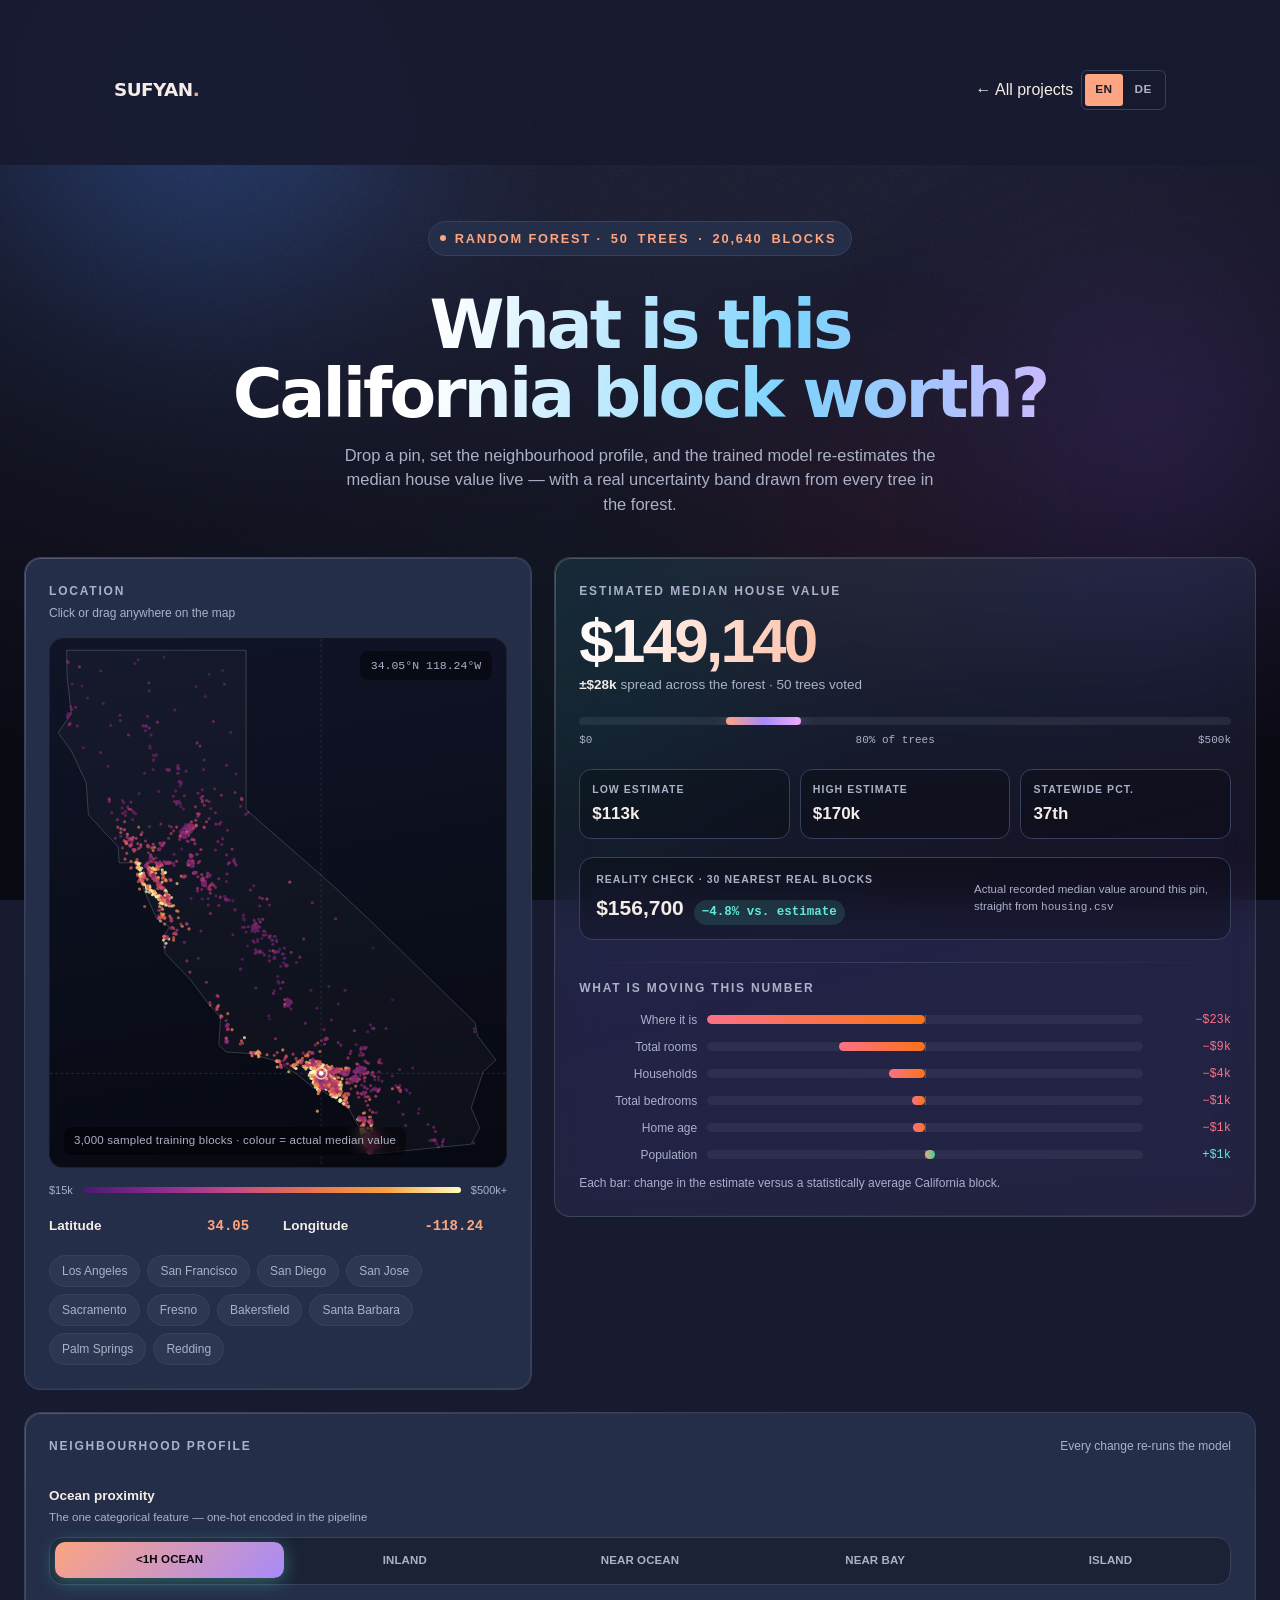
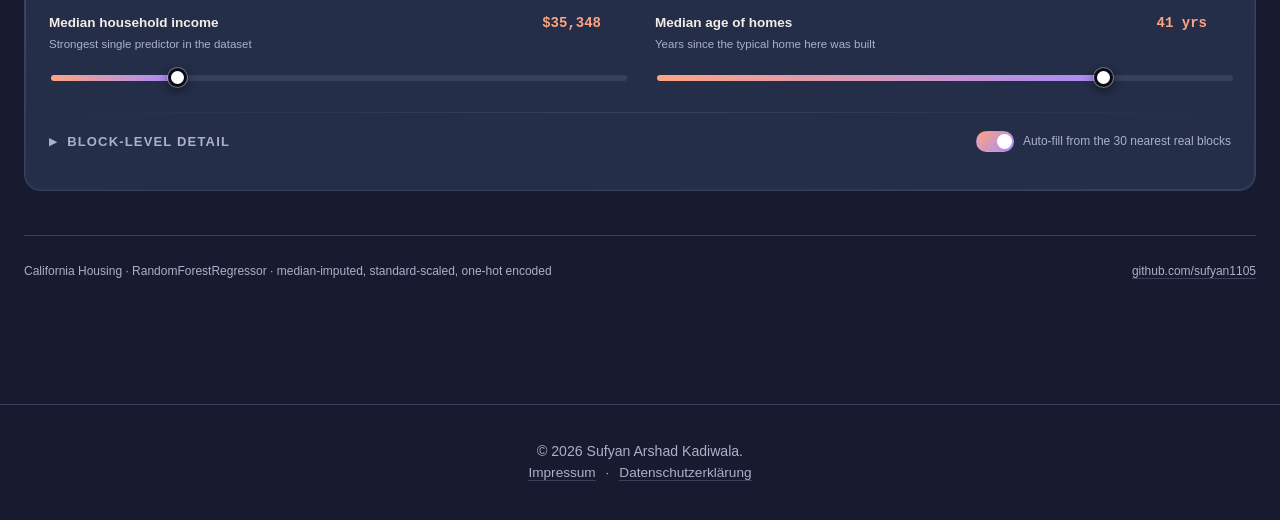
<file: projects/house-price/index.html>
<!DOCTYPE html>
<html lang="en">
<head>
<meta charset="utf-8">
<meta name="viewport" content="width=device-width, initial-scale=1">
<title data-i18n="hp.title">California House Price Estimator</title>
<meta name="description" data-i18n-content="hp.intro"
      content="A Random Forest with a live map, a per-tree uncertainty band and feature contributions - running entirely in your browser.">
<link rel="icon" href="data:image/svg+xml,%3Csvg xmlns='http://www.w3.org/2000/svg' viewBox='0 0 32 32'%3E%3Crect width='32' height='32' rx='8' fill='%230b0b16'/%3E%3Cpath d='M6 15 16 7l10 8v10a1 1 0 0 1-1 1h-6v-7h-6v7H7a1 1 0 0 1-1-1z' fill='%235eead4'/%3E%3C/svg%3E">
<style>
/* ═══════════════════════════════════════════════════════════════
   TOKENS
   ═══════════════════════════════════════════════════════════════ */
:root{
  color-scheme: dark;
  /* Mapped onto the portfolio's design tokens so this page follows the
     site's light/dark theme instead of being dark-only. */
  --hp-bg: var(--bg);
  --hp-bg-2: var(--bg-alt);
  --hp-panel: var(--card);
  --hp-panel-2: var(--bg-alt);
  --hp-stroke: var(--border);
  --hp-stroke-2: var(--border);
  --hp-ink: var(--text);
  --hp-ink-2: var(--text-muted);
  --hp-ink-3: var(--text-muted);
  --hp-teal: var(--accent);
  --hp-violet:#a78bfa;
  --hp-pink:#f0abfc;
  --hp-amber:#fbbf24;
  --hp-rose:#fb7185;
  --hp-radius: 16px;
  --hp-font:'IBM Plex Sans',-apple-system,BlinkMacSystemFont,'Segoe UI',sans-serif;
  --hp-mono:'IBM Plex Mono',ui-monospace,Menlo,Consolas,monospace;
}
*{box-sizing:border-box}
main,section,div,p,h1,h2,h3,ul,li{margin:0;padding:0}
/* class-level display rules outrank the UA's [hidden], so restate it */
[hidden]{display:none!important}
html{scroll-behavior:smooth}
body{
  font-family:var(--hp-font);
  background:var(--hp-bg);
  color:var(--hp-ink);
  min-height:100vh;
  overflow-x:hidden;
  -webkit-font-smoothing:antialiased;
  line-height:1.5;
}

/* ═══════════════════════════════════════════════════════════════
   AURORA BACKGROUND
   ═══════════════════════════════════════════════════════════════ */
.aurora{position:fixed;inset:0;z-index:0;overflow:hidden;pointer-events:none}
.blob{position:absolute;border-radius:50%;filter:blur(90px);opacity:.4;will-change:transform}
.b1{width:52vw;height:52vw;background:radial-gradient(circle,#3b82f6,transparent 65%);top:-16vw;left:-12vw;animation:drift1 26s ease-in-out infinite}
.b2{width:46vw;height:46vw;background:radial-gradient(circle,#a855f7,transparent 65%);top:22vh;right:-14vw;animation:drift2 32s ease-in-out infinite}
.b3{width:40vw;height:40vw;background:radial-gradient(circle,#14b8a6,transparent 65%);bottom:-14vw;left:24vw;animation:drift3 29s ease-in-out infinite}
.b4{width:30vw;height:30vw;background:radial-gradient(circle,#f43f5e,transparent 68%);bottom:18vh;right:18vw;opacity:.22;animation:drift1 37s ease-in-out infinite reverse}
@keyframes drift1{0%,100%{transform:translate(0,0) scale(1)}50%{transform:translate(9vw,7vh) scale(1.18)}}
@keyframes drift2{0%,100%{transform:translate(0,0) scale(1.1)}50%{transform:translate(-11vw,10vh) scale(.9)}}
@keyframes drift3{0%,100%{transform:translate(0,0) scale(.95)}50%{transform:translate(7vw,-9vh) scale(1.2)}}
.grain{position:fixed;inset:0;z-index:1;pointer-events:none;opacity:.16;
  background-image:url("data:image/svg+xml,%3Csvg xmlns='http://www.w3.org/2000/svg' width='140' height='140'%3E%3Cfilter id='n'%3E%3CfeTurbulence type='fractalNoise' baseFrequency='.85' numOctaves='3'/%3E%3C/filter%3E%3Crect width='140' height='140' filter='url(%23n)' opacity='.5'/%3E%3C/svg%3E")}
.vignette{position:fixed;inset:0;z-index:1;pointer-events:none;
  background:radial-gradient(ellipse 120% 90% at 50% 0%,transparent 30%,rgba(7,7,14,.85) 100%)}

/* ═══════════════════════════════════════════════════════════════
   LAYOUT
   ═══════════════════════════════════════════════════════════════ */
.wrap{position:relative;z-index:2;max-width:1280px;margin:0 auto;padding:0 24px 80px}

header{padding:56px 0 40px;text-align:center}
.eyebrow{
  display:inline-flex;align-items:center;gap:9px;
  padding:7px 15px 7px 11px;border-radius:999px;
  background:var(--hp-panel);border:1px solid var(--hp-stroke);
  font-size:11.5px;letter-spacing:.13em;text-transform:uppercase;
  color:var(--hp-ink-2);font-weight:600;backdrop-filter:blur(12px);
  animation:fadeUp .8s cubic-bezier(.2,.7,.3,1) both;
}
.pulse{width:6px;height:6px;border-radius:50%;background:var(--hp-teal);
  box-shadow:0 0 0 0 rgba(94,234,212,.6);animation:pulse 2.2s infinite}
@keyframes pulse{
  0%{box-shadow:0 0 0 0 rgba(94,234,212,.55)}
  70%{box-shadow:0 0 0 9px rgba(94,234,212,0)}
  100%{box-shadow:0 0 0 0 rgba(94,234,212,0)}
}
h1{
  margin:22px 0 14px;
  font-size:clamp(38px,6.4vw,68px);
  font-weight:800;letter-spacing:-.045em;line-height:1.02;
  background:linear-gradient(100deg,#fff 0%,#fff 16%,#7dd3fc 30%,#d8b4fe 42%,#fff 58%,#fff 76%,#5eead4 90%);
  background-size:210% auto;
  -webkit-background-clip:text;background-clip:text;
  -webkit-text-fill-color:transparent;
  animation:fadeUp .9s .06s cubic-bezier(.2,.7,.3,1) both, sheen 9s linear infinite;
}
@keyframes sheen{to{background-position:220% center}}
.sub{max-width:600px;margin:0 auto;color:var(--hp-ink-2);font-size:16.5px;
  animation:fadeUp .9s .14s cubic-bezier(.2,.7,.3,1) both}
@keyframes fadeUp{from{opacity:0;transform:translateY(22px)}to{opacity:1;transform:none}}

.grid{display:grid;grid-template-columns:.84fr 1.16fr;gap:22px;align-items:start}
@media(max-width:940px){.grid{grid-template-columns:1fr}}

.card{
  background:var(--hp-panel);
  border:1px solid var(--hp-stroke);
  border-radius:var(--hp-radius);
  backdrop-filter:blur(22px) saturate(1.4);
  -webkit-backdrop-filter:blur(22px) saturate(1.4);
  padding:24px;
  position:relative;overflow:hidden;
  animation:fadeUp .9s .2s cubic-bezier(.2,.7,.3,1) both;
}
.card::before{
  content:'';position:absolute;inset:0;border-radius:var(--hp-radius);padding:1px;
  background:linear-gradient(150deg,rgba(255,255,255,.22),transparent 42%,transparent 62%,rgba(255,255,255,.09));
  -webkit-mask:linear-gradient(#000 0 0) content-box,linear-gradient(#000 0 0);
  -webkit-mask-composite:xor;mask-composite:exclude;pointer-events:none;
}
.card-head{display:flex;align-items:baseline;justify-content:space-between;gap:12px;margin-bottom:16px}
.card-title{font-size:12px;font-weight:700;letter-spacing:.15em;text-transform:uppercase;color:var(--hp-ink-2)}
.card-note{font-size:12px;color:var(--hp-ink-3)}

/* ═══════════════════════════════════════════════════════════════
   MAP
   ═══════════════════════════════════════════════════════════════ */
.map-shell{position:relative;border-radius:14px;overflow:hidden;
  background:linear-gradient(170deg,rgba(10,12,28,.75),rgba(4,5,12,.9));
  border:1px solid rgba(255,255,255,.06);cursor:crosshair;touch-action:none}
#map{display:block;width:100%;height:auto}
.ca-fill{fill:rgba(255,255,255,.028);stroke:rgba(255,255,255,.24);stroke-width:1.4;
  stroke-linejoin:round;filter:drop-shadow(0 0 14px rgba(94,234,212,.16))}
.dot{opacity:.72}
.pin-halo{fill:none;stroke:#fff;stroke-width:1.4;opacity:.9}
.pin-core{fill:#fff;filter:drop-shadow(0 0 8px rgba(255,255,255,.9))}
.crosshair{stroke:rgba(255,255,255,.28);stroke-width:.8;stroke-dasharray:5 5}
@keyframes ring{0%{r:10;opacity:.85}100%{r:46;opacity:0}}
.ripple{fill:none;stroke:var(--hp-teal);stroke-width:1.6;animation:ring 1.6s ease-out infinite}
.ripple.two{animation-delay:.55s}

.map-hint{position:absolute;left:14px;bottom:12px;font-size:11.5px;color:var(--hp-ink-3);
  background:rgba(0,0,0,.42);padding:5px 10px;border-radius:8px;backdrop-filter:blur(8px);
  pointer-events:none;letter-spacing:.02em}
.coord{position:absolute;right:14px;top:12px;font-family:var(--hp-mono);font-size:11.5px;
  color:var(--hp-ink-2);background:rgba(0,0,0,.42);padding:6px 11px;border-radius:8px;
  backdrop-filter:blur(8px);pointer-events:none}

.legend{display:flex;align-items:center;gap:10px;margin-top:14px;font-size:11px;color:var(--hp-ink-3)}
.legend-bar{flex:1;height:6px;border-radius:99px;
  background:linear-gradient(90deg,#4b1a6d,#8b2a90,#c34a86,#e8724f,#f9a13c,#fcfdbf)}

/* city chips */
.chips{display:flex;flex-wrap:wrap;gap:7px;margin-top:14px}
.chip{
  padding:6px 12px;border-radius:99px;font-size:12px;font-weight:500;
  background:rgba(255,255,255,.045);border:1px solid var(--hp-stroke);
  color:var(--hp-ink-2);cursor:pointer;transition:.22s cubic-bezier(.2,.7,.3,1);
}
.chip:hover{background:rgba(255,255,255,.11);color:var(--hp-ink);transform:translateY(-1.5px);border-color:var(--hp-stroke-2)}
.chip:active{transform:translateY(0)}

/* ═══════════════════════════════════════════════════════════════
   RESULT
   ═══════════════════════════════════════════════════════════════ */
.result{
  background:linear-gradient(165deg,rgba(94,234,212,.10),rgba(167,139,250,.08) 55%,rgba(240,171,252,.06));
  border:1px solid rgba(255,255,255,.13);
}
.result::after{
  content:'';position:absolute;top:-60%;left:-60%;width:220%;height:220%;
  background:linear-gradient(115deg,transparent 42%,rgba(255,255,255,.09) 50%,transparent 58%);
  transform:translateX(-100%);pointer-events:none;
}
.result.flash::after{animation:sweep 1.05s cubic-bezier(.3,.7,.3,1)}
@keyframes sweep{to{transform:translateX(100%)}}

.price-label{font-size:12px;letter-spacing:.16em;text-transform:uppercase;color:var(--hp-ink-2);font-weight:700}
.price{
  font-size:clamp(42px,7.4vw,62px);font-weight:800;letter-spacing:-.045em;line-height:1.05;
  margin:8px 0 2px;font-variant-numeric:tabular-nums;
  background:linear-gradient(100deg,#fff,var(--hp-teal) 55%,var(--hp-violet));
  -webkit-background-clip:text;background-clip:text;-webkit-text-fill-color:transparent;
}
.price.loading{opacity:.42;filter:blur(1px)}
.price-sub{font-size:13.5px;color:var(--hp-ink-2)}
.price-sub b{color:var(--hp-ink);font-weight:600;font-variant-numeric:tabular-nums}

.band{margin:22px 0 6px}
.band-track{height:8px;border-radius:99px;background:rgba(255,255,255,.07);position:relative;overflow:hidden}
.band-fill{position:absolute;top:0;bottom:0;border-radius:99px;
  background:linear-gradient(90deg,var(--hp-teal),var(--hp-violet),var(--hp-pink));
  transition:left .55s cubic-bezier(.2,.7,.3,1),width .55s cubic-bezier(.2,.7,.3,1);
  box-shadow:0 0 16px rgba(167,139,250,.5)}
.band-marks{display:flex;justify-content:space-between;margin-top:7px;font-size:11px;color:var(--hp-ink-3);font-family:var(--hp-mono)}

.stats{display:grid;grid-template-columns:1fr 1fr 1fr;gap:10px;margin-top:20px}
.stat{background:rgba(0,0,0,.24);border:1px solid var(--hp-stroke);border-radius:12px;padding:12px}
.stat-k{font-size:10.5px;letter-spacing:.1em;text-transform:uppercase;color:var(--hp-ink-3);font-weight:600}
.stat-v{font-size:17px;font-weight:700;margin-top:3px;font-variant-numeric:tabular-nums}

.truth{margin-top:18px;padding:14px 16px;border-radius:14px;
  background:rgba(0,0,0,.26);border:1px solid var(--hp-stroke);
  display:flex;align-items:center;justify-content:space-between;gap:18px;flex-wrap:wrap}
.truth-v{font-size:21px;font-weight:700;margin-top:4px;font-variant-numeric:tabular-nums;
  display:flex;align-items:baseline;gap:10px}
.truth-d{font-size:12.5px;font-family:var(--hp-mono);font-weight:600;padding:3px 8px;border-radius:99px}
.truth-d.near{color:#5eead4;background:rgba(94,234,212,.13)}
.truth-d.off{color:#fbbf24;background:rgba(251,191,36,.13)}
.truth-note{font-size:11.5px;color:var(--hp-ink-3);max-width:240px;line-height:1.45}
.truth-note code{font-family:var(--hp-mono);font-size:11px;color:var(--hp-ink-2)}

.warn{margin-top:16px;padding:11px 13px;border-radius:12px;font-size:12.5px;line-height:1.5;
  background:rgba(251,191,36,.09);border:1px solid rgba(251,191,36,.28);color:#fcd34d;display:none}
.warn.on{display:block;animation:fadeUp .45s both}

/* contributions */
.contrib{margin-top:8px}
.crow{display:grid;grid-template-columns:118px 1fr 78px;align-items:center;gap:10px;margin-bottom:9px;
  animation:fadeUp .5s both}
.cname{font-size:12px;color:var(--hp-ink-2);text-align:right;white-space:nowrap;overflow:hidden;text-overflow:ellipsis}
.cbar{height:9px;background:rgba(255,255,255,.055);border-radius:99px;position:relative;overflow:hidden}
.cbar i{position:absolute;top:0;bottom:0;left:50%;border-radius:99px;width:0;
  transition:width .7s cubic-bezier(.2,.7,.3,1),left .7s cubic-bezier(.2,.7,.3,1)}
.cbar i.pos{background:linear-gradient(90deg,var(--hp-teal),#34d399)}
.cbar i.neg{background:linear-gradient(90deg,var(--hp-rose),#f97316)}
.cbar::before{content:'';position:absolute;left:50%;top:-2px;bottom:-2px;width:1px;background:rgba(255,255,255,.18)}
.cval{font-size:12px;font-family:var(--hp-mono);text-align:right;font-variant-numeric:tabular-nums}
.cval.pos{color:#5eead4}.cval.neg{color:#fb7185}

/* ═══════════════════════════════════════════════════════════════
   CONTROLS
   ═══════════════════════════════════════════════════════════════ */
.controls{margin-top:22px}
.ctl-grid{display:grid;grid-template-columns:1fr 1fr;gap:12px 30px}
@media(max-width:700px){.ctl-grid{grid-template-columns:1fr}.stats{grid-template-columns:1fr}}

.field{padding:12px 0}
.field-top{display:flex;justify-content:space-between;align-items:baseline;margin-bottom:11px;gap:10px}
.field-name{font-size:13.5px;font-weight:600}
.field-help{font-size:11.5px;color:var(--hp-ink-3);display:block;font-weight:400;margin-top:2px}
.field-val{font-family:var(--hp-mono);font-size:14px;font-weight:600;color:var(--hp-teal);
  font-variant-numeric:tabular-nums;white-space:nowrap;
  padding:3px 9px;border-radius:8px;border:1px solid transparent;cursor:text;
  transition:.18s cubic-bezier(.2,.7,.3,1)}
.field-val:hover{border-color:var(--hp-stroke-2);background:rgba(255,255,255,.05)}
.field-val::after{content:'✎';font-size:9px;opacity:0;margin-left:6px;transition:opacity .18s;
  vertical-align:middle}
.field-val:hover::after{opacity:.45}

/* the in-place editor that replaces a readout on click */
.val-edit{
  font-family:var(--hp-mono);font-size:14px;font-weight:600;color:#fff;
  background:rgba(0,0,0,.5);border:1px solid var(--hp-teal);border-radius:8px;
  padding:3px 9px;width:112px;text-align:right;outline:none;
  font-variant-numeric:tabular-nums;
  box-shadow:0 0 0 3px rgba(94,234,212,.16);
}
.val-edit.bad{border-color:var(--hp-rose);box-shadow:0 0 0 3px rgba(251,113,133,.18)}

/* block-totals vs per-home mode switch */
.mode{display:inline-flex;gap:4px;background:rgba(0,0,0,.3);padding:4px;border-radius:11px;
  border:1px solid var(--hp-stroke)}
.mode button{padding:6px 13px;border:none;border-radius:8px;background:transparent;
  color:var(--hp-ink-3);font-size:11.5px;font-weight:600;font-family:var(--hp-font);cursor:pointer;
  transition:.22s cubic-bezier(.2,.7,.3,1);white-space:nowrap}
.mode button:hover{color:var(--hp-ink-2)}
.mode button.on{color:#07070e;background:linear-gradient(135deg,var(--hp-teal),var(--hp-violet));
  box-shadow:0 3px 12px rgba(94,234,212,.28)}

.derived{margin-top:14px;padding:11px 13px;border-radius:11px;background:rgba(0,0,0,.24);
  border:1px solid var(--hp-stroke);font-size:11.5px;color:var(--hp-ink-3);line-height:1.55}
.derived b{color:var(--hp-ink-2);font-weight:600;font-family:var(--hp-mono)}

/* lat/long numeric entry under the map */
.latlon{display:grid;grid-template-columns:1fr 1fr;gap:10px;margin-top:14px}
.latlon .field{padding:0}
.latlon .field-top{margin-bottom:0}

input[type=range]{
  -webkit-appearance:none;appearance:none;width:100%;height:6px;border-radius:99px;outline:none;
  background:linear-gradient(90deg,var(--hp-teal) 0%,var(--hp-violet) var(--p,50%),rgba(255,255,255,.09) var(--p,50%));
  cursor:pointer;
}
input[type=range]::-webkit-slider-thumb{
  -webkit-appearance:none;width:19px;height:19px;border-radius:50%;background:#fff;
  border:3px solid #0b0b16;box-shadow:0 0 0 1px rgba(255,255,255,.35),0 3px 12px rgba(0,0,0,.6);
  cursor:grab;transition:transform .16s cubic-bezier(.2,.7,.3,1),box-shadow .16s;
}
input[type=range]::-webkit-slider-thumb:hover{transform:scale(1.22);
  box-shadow:0 0 0 1px rgba(255,255,255,.5),0 0 22px rgba(94,234,212,.65)}
input[type=range]:active::-webkit-slider-thumb{cursor:grabbing;transform:scale(1.1)}
input[type=range]::-moz-range-thumb{width:16px;height:16px;border-radius:50%;background:#fff;
  border:3px solid #0b0b16;cursor:grab}

/* segmented */
.seg{display:grid;grid-template-columns:repeat(5,1fr);gap:6px;background:rgba(0,0,0,.26);
  padding:5px;border-radius:14px;border:1px solid var(--hp-stroke)}
.seg button{
  padding:9px 4px;border:none;border-radius:10px;background:transparent;color:var(--hp-ink-3);
  font-size:11.5px;font-weight:600;font-family:var(--hp-font);cursor:pointer;
  transition:.25s cubic-bezier(.2,.7,.3,1);letter-spacing:.01em;
}
.seg button:hover{color:var(--hp-ink-2);background:rgba(255,255,255,.05)}
.seg button.on{
  color:#07070e;background:linear-gradient(135deg,var(--hp-teal),var(--hp-violet));
  box-shadow:0 4px 18px rgba(94,234,212,.34);transform:translateY(-1px);
}

/* advanced */
.adv-head{display:flex;align-items:center;justify-content:space-between;gap:14px;
  padding:14px 0;cursor:pointer;user-select:none;flex-wrap:wrap}
.adv-head:hover .adv-title{color:var(--hp-ink)}
.adv-title{font-size:13px;font-weight:700;letter-spacing:.09em;text-transform:uppercase;
  color:var(--hp-ink-2);display:flex;align-items:center;gap:9px;transition:.2s}
.caret{transition:transform .35s cubic-bezier(.2,.7,.3,1);font-size:10px;color:var(--hp-ink-3)}
.adv.open .caret{transform:rotate(90deg)}
.adv-body{max-height:0;overflow:hidden;transition:max-height .55s cubic-bezier(.2,.7,.3,1),opacity .35s;opacity:0}
.adv.open .adv-body{max-height:1200px;opacity:1}

.toggle{display:flex;align-items:center;gap:9px;font-size:12px;color:var(--hp-ink-2);cursor:pointer}
.switch{width:38px;height:21px;border-radius:99px;background:rgba(255,255,255,.12);position:relative;
  transition:.3s cubic-bezier(.2,.7,.3,1);flex:none;border:1px solid var(--hp-stroke)}
.switch::after{content:'';position:absolute;top:2px;left:2px;width:15px;height:15px;border-radius:50%;
  background:#fff;transition:.3s cubic-bezier(.2,.7,.3,1)}
.switch.on{background:linear-gradient(135deg,var(--hp-teal),var(--hp-violet));border-color:transparent}
.switch.on::after{left:20px}

.rule{height:1px;background:linear-gradient(90deg,transparent,var(--hp-stroke),transparent);margin:4px 0}

footer{margin-top:44px;padding-top:26px;border-top:1px solid var(--hp-stroke);
  display:flex;justify-content:space-between;gap:16px;flex-wrap:wrap;font-size:12px;color:var(--hp-ink-3)}
footer a{color:var(--hp-ink-2);text-decoration:none;border-bottom:1px solid var(--hp-stroke)}
footer a:hover{color:var(--hp-teal);border-color:var(--hp-teal)}

@media(max-width:520px){
  .wrap{padding:0 15px 60px}
  header{padding:36px 0 28px}
  .eyebrow{font-size:10px;letter-spacing:.07em;padding:6px 12px 6px 10px;max-width:100%}
  .card{padding:18px}
  .seg{grid-template-columns:repeat(2,1fr)}
  .seg button{padding:10px 4px}
  .truth{flex-direction:column;align-items:flex-start;gap:10px}
  .truth-note{max-width:100%}
  .crow{grid-template-columns:96px 1fr 66px;gap:8px}
  .cname,.cval{font-size:11px}
  footer{flex-direction:column;gap:8px}
}

@media(prefers-reduced-motion:reduce){
  *{animation-duration:.01ms!important;animation-iteration-count:1!important;transition-duration:.01ms!important}
}
</style>
<link rel="stylesheet" href="../../css/style.css?v=4cbc00ea" />
<link rel="icon" href="data:image/svg+xml,%3Csvg xmlns='http://www.w3.org/2000/svg' viewBox='0 0 100 100'%3E%3Crect width='100' height='100' rx='20' fill='%230e7c86'/%3E%3Ctext x='50' y='68' font-size='55' font-family='Arial, sans-serif' font-weight='bold' fill='white' text-anchor='middle'%3ESK%3C/text%3E%3C/svg%3E" />
<link rel="canonical" href="https://sufyankadiwala.de/projects/house-price/" />
<meta property="og:type" content="website" />
<meta property="og:title" content="California House Price Estimator — Sufyan Arshad Kadiwala" />
<meta property="og:description" content="A Random Forest with a live map, per-tree uncertainty band and feature contributions — running entirely in your browser." />
<meta property="og:url" content="https://sufyankadiwala.de/projects/house-price/" />
<meta property="og:image" content="https://sufyankadiwala.de/assets/og-image.png" />
<meta name="theme-color" content="#0e7c86" />
<script>
(function () {
  var d = document.documentElement;
  d.classList.add("js");
  // This page's visual design is dark-only (gradients + white overlays), so
  // it pins data-theme="dark" and omits the theme toggle. Every other page
  // still honours the user's stored preference.
  var lang = "en";
  try {
    lang = localStorage.getItem("lang") ||
      ((navigator.language || "en").slice(0, 2).toLowerCase() === "de" ? "de" : "en");
  } catch (e) {}
  d.setAttribute("data-theme", "dark");
  d.setAttribute("data-lang", lang);
  d.setAttribute("lang", lang);
})();
</script>
</head>
<body>
<header class="site-header">
  <div class="container nav-inner">
    <a href="../../index.html" class="logo">Sufyan<span>.</span></a>
    <div class="nav-actions">
      <a class="backlink" href="../../projects.html">&larr; <span data-i18n="demo.back">All projects</span></a>
      <div class="lang-switch" role="group" aria-label="Change language" data-i18n-aria="nav.lang">
        <button type="button" data-lang-btn="en" aria-pressed="true">EN</button>
        <button type="button" data-lang-btn="de" aria-pressed="false">DE</button>
      </div>
    </div>
  </div>
</header>


<div class="aurora">
  <div class="blob b1"></div><div class="blob b2"></div>
  <div class="blob b3"></div><div class="blob b4"></div>
</div>
<div class="grain"></div>
<div class="vignette"></div>

<div class="wrap">

  <header>
    <div class="eyebrow"><span class="pulse"></span> Random Forest · <span id="ntrees">100</span> <span data-i18n="hp.eyebrow.trees">trees</span> &middot; <span id="nrows">20,640</span> <span data-i18n="hp.eyebrow.blocks">blocks</span></div>
    <h1 data-i18n="hp.h1">What is this<br>California block worth?</h1>
    <p class="sub" data-i18n="hp.sub">Drop a pin, set the neighbourhood profile, and the trained model re-estimates the median house value live — with a real uncertainty band drawn from every tree in the forest.</p>
  </header>

  <div class="grid">

    <!-- ─────────── MAP ─────────── -->
    <div class="card">
      <div class="card-head">
        <div>
          <div class="card-title" data-i18n="hp.loc.title">Location</div>
          <div class="card-note" style="margin-top:4px" data-i18n="hp.loc.note">Click or drag anywhere on the map</div>
        </div>
      </div>

      <div class="map-shell" id="mapShell">
        <svg id="map" viewBox="0 0 856 990" preserveAspectRatio="xMidYMid meet">
          <g id="scatter"></g>
          <path id="ca" class="ca-fill"></path>
          <g id="pinLayer"></g>
        </svg>
        <div class="coord" id="coord">—</div>
        <div class="map-hint" data-i18n="hp.map.hint">3,000 sampled training blocks · colour = actual median value</div>
      </div>

      <div class="legend">
        <span>$15k</span><div class="legend-bar"></div><span>$500k+</span>
      </div>

      <div class="latlon">
        <div class="field"><div class="field-top">
          <span class="field-name" data-i18n="hp.f.latitude">Latitude</span>
          <span class="field-val" id="v_latitude"></span></div></div>
        <div class="field"><div class="field-top">
          <span class="field-name" data-i18n="hp.f.longitude">Longitude</span>
          <span class="field-val" id="v_longitude"></span></div></div>
      </div>

      <div class="chips" id="chips"></div>
    </div>

    <!-- ─────────── RESULT ─────────── -->
    <div class="card result" id="resultCard">
      <div class="price-label" data-i18n="hp.price.label">Estimated median house value</div>
      <div class="price" id="price">$—</div>
      <div class="price-sub" id="priceSub" data-i18n="hp.price.idle">Set the inputs to get an estimate</div>

      <div class="band">
        <div class="band-track"><div class="band-fill" id="bandFill" style="left:40%;width:20%"></div></div>
        <div class="band-marks"><span>$0</span><span id="bandLabel" data-i18n="hp.band.label">80% of trees</span><span>$500k</span></div>
      </div>

      <div class="stats">
        <div class="stat"><div class="stat-k" data-i18n="hp.stat.low">Low estimate</div><div class="stat-v" id="sLow">—</div></div>
        <div class="stat"><div class="stat-k" data-i18n="hp.stat.high">High estimate</div><div class="stat-v" id="sHigh">—</div></div>
        <div class="stat"><div class="stat-k" data-i18n="hp.stat.pct">Statewide pct.</div><div class="stat-v" id="sPct">—</div></div>
      </div>

      <div class="warn" id="warn" data-i18n="hp.warn">
        <b>Heads up —</b> the training data caps <code>median_house_value</code> at $500,001, so the
        model physically cannot predict above it. Estimates near this ceiling are floors, not truths.
      </div>

      <div class="truth" id="truth">
        <div>
          <div class="stat-k" data-i18n="hp.truth.k">Reality check &middot; 30 nearest real blocks</div>
          <div class="truth-v"><span id="tActual">—</span>
            <span class="truth-d" id="tDelta"></span></div>
        </div>
        <div class="truth-note" data-i18n="hp.truth.note">Actual recorded median value around this pin, straight from <code>housing.csv</code></div>
      </div>

      <div class="rule" style="margin:22px 0 16px"></div>
      <div class="card-title" style="margin-bottom:14px" data-i18n="hp.contrib.title">What is moving this number</div>
      <div class="contrib" id="contrib"></div>
      <div class="card-note" style="margin-top:10px" data-i18n="hp.contrib.note">Each bar: change in the estimate versus a statistically average California block.</div>
    </div>
  </div>

  <!-- ─────────── CONTROLS ─────────── -->
  <div class="card controls">
    <div class="card-head">
      <div class="card-title" data-i18n="hp.ctl.title">Neighbourhood profile</div>
      <div class="card-note" data-i18n="hp.ctl.note">Every change re-runs the model</div>
    </div>

    <div class="field">
      <div class="field-top">
        <div><span class="field-name" data-i18n="hp.n.ocean_proximity">Ocean proximity</span>
          <span class="field-help" data-i18n="hp.h.ocean_proximity">The one categorical feature — one-hot encoded in the pipeline</span></div>
      </div>
      <div class="seg" id="seg"></div>
    </div>

    <div class="ctl-grid" id="primary"></div>

    <div class="rule" style="margin-top:12px"></div>

    <div class="adv" id="adv">
      <div class="adv-head">
        <div class="adv-title" id="advToggle"><span class="caret">▶</span> <span data-i18n="hp.adv.title">Block-level detail</span></div>
        <label class="toggle" id="autoToggle">
          <span class="switch on" id="autoSwitch"></span>
          <span data-i18n="hp.adv.auto">Auto-fill from the 30 nearest real blocks</span>
        </label>
      </div>
      <div class="adv-body">
        <div class="card-note" style="margin-bottom:14px;max-width:680px" data-i18n="hp.adv.body">
          These features describe an entire census block, not a single home — which is why they are
          auto-filled from real neighbours by default. Switch auto off to drive them yourself.
        </div>

        <div class="mode" id="mode" style="margin-bottom:6px">
          <button data-m="totals" data-i18n="hp.mode.totals">Block totals</button>
          <button data-m="home" data-i18n="hp.mode.home">Per home</button>
        </div>

        <div class="ctl-grid" id="advanced"></div>
        <div class="ctl-grid" id="perhome" hidden></div>

        <div class="derived" id="derived" hidden></div>
      </div>
    </div>
  </div>

  <footer>
    <div data-i18n="hp.footer">California Housing &middot; RandomForestRegressor · median-imputed, standard-scaled, one-hot encoded</div>
    <div><a href="https://github.com/sufyan1105/House-Price-Prediction" target="_blank" rel="noopener">github.com/sufyan1105</a></div>
  </footer>
</div>

<script src="../../js/i18n.js?v=dec5366c"></script>
<script src="../../js/script.js?v=fc81e451"></script>
<script src="predict.js"></script>
<script>
/* ══════════════════════════════════════════════════════════════
   CONFIG
   ══════════════════════════════════════════════════════════════ */
const VB = {w:856, h:990};
const BOX = {lonMin:-124.6, lonMax:-113.9, latMin:32.3, latMax:42.2};

const CA_OUTLINE = [
  [-124.21,41.99],[-120.00,41.99],[-120.00,39.00],[-118.00,37.60],[-117.16,36.97],
  [-114.63,35.00],[-114.57,34.75],[-114.14,34.30],[-114.44,34.08],[-114.72,33.40],
  [-114.52,33.03],[-114.72,32.72],[-115.50,32.66],[-117.13,32.53],[-117.25,32.90],
  [-117.60,33.40],[-118.20,33.72],[-118.41,33.77],[-118.80,34.03],[-119.30,34.28],
  [-119.90,34.42],[-120.47,34.45],[-120.64,34.58],[-120.60,35.10],[-120.90,35.37],
  [-121.30,35.80],[-121.90,36.30],[-121.94,36.60],[-121.80,36.80],[-122.10,36.95],
  [-122.40,37.50],[-122.51,37.78],[-122.50,38.00],[-122.98,38.00],[-123.00,38.30],
  [-123.70,38.90],[-123.75,39.50],[-124.10,40.10],[-124.41,40.44],[-124.10,40.80],
  [-124.20,41.50],[-124.21,41.99]
];

const CITIES = [
  {n:'Los Angeles', lon:-118.24, lat:34.05},
  {n:'San Francisco', lon:-122.42, lat:37.77},
  {n:'San Diego', lon:-117.16, lat:32.72},
  {n:'San Jose', lon:-121.89, lat:37.34},
  {n:'Sacramento', lon:-121.49, lat:38.58},
  {n:'Fresno', lon:-119.79, lat:36.74},
  {n:'Bakersfield', lon:-119.02, lat:35.37},
  {n:'Santa Barbara', lon:-119.70, lat:34.42},
  {n:'Palm Springs', lon:-116.55, lat:33.83},
  {n:'Redding', lon:-122.39, lat:40.59}
];

const int   = v => Math.round(v).toLocaleString(nfLocale());
const money0 = v => '$' + Math.round(v).toLocaleString(nfLocale());

// Feature sliders. `wide` = the slider spans the full dataset range rather than p05–p95.
const PRIMARY = [
  {k:'median_income', key:'median_income',
   step:0.05, wide:true, fmt:v=>money0(v*10000), parse:s=>num(s)/10000},
  {k:'housing_median_age', key:'housing_median_age',
   step:1, wide:true, fmt:v=>Math.round(v)+' '+t('hp.unit.yrs')}
];

const ADVANCED = [
  {k:'total_rooms', key:'total_rooms', step:10, fmt:int},
  {k:'total_bedrooms', key:'total_bedrooms', step:5, fmt:int},
  {k:'population', key:'population', step:10, fmt:int},
  {k:'households', key:'households', step:5, fmt:int}
];

// Per-home view. These are NOT model features — they are ratios the UI converts
// back into block totals using `households`, which is what the model actually eats.
const RATIO_OF = {rooms_per_home:'total_rooms', bedrooms_per_home:'total_bedrooms', people_per_home:'population'};
const PERHOME = [
  {k:'rooms_per_home', ratio:true, key:'rooms_per_home', step:0.1, fmt:v=>dec(v,1)+' '+t('hp.unit.rooms'),
   },
  {k:'bedrooms_per_home', ratio:true, key:'bedrooms_per_home', step:0.05, fmt:v=>dec(v,2)+' '+t('hp.unit.beds'),
   },
  {k:'people_per_home', ratio:true, key:'people_per_home', step:0.1, fmt:v=>dec(v,1)+' '+t('hp.unit.people'),
   },
  {k:'households', scale:true, key:'households_scale', step:5, fmt:int,
   }
];

// Looked up through t() on every render so a language switch redraws them.
const label = f => t('hp.l.' + f) || f;

/* Numbers follow the reading language: 450,000 in English, 450.000 in German.
   The dataset is US, so the $ stays put in both. */
const nfLocale = () => (document.documentElement.getAttribute('data-lang') === 'de' ? 'de-DE' : 'en-US');
/* toFixed() always prints a dot. German writes 3,1 rooms, not 3.1. */
const dec = (v, n) => v.toLocaleString(nfLocale(), {minimumFractionDigits:n, maximumFractionDigits:n});

/* ══════════════════════════════════════════════════════════════
   STATE
   ══════════════════════════════════════════════════════════════ */
let META = null;
let AUTO = true;
const S = {
  longitude:-118.24, latitude:34.05, housing_median_age:29, total_rooms:2127,
  total_bedrooms:435, population:1166, households:409, median_income:3.53,
  ocean_proximity:'<1H OCEAN'
};

/* ══════════════════════════════════════════════════════════════
   PROJECTION + COLOUR
   ══════════════════════════════════════════════════════════════ */
const px = lon => (lon - BOX.lonMin) / (BOX.lonMax - BOX.lonMin) * VB.w;
const py = lat => (BOX.latMax - lat) / (BOX.latMax - BOX.latMin) * VB.h;
const unx = x => BOX.lonMin + x / VB.w * (BOX.lonMax - BOX.lonMin);
const uny = y => BOX.latMax - y / VB.h * (BOX.latMax - BOX.latMin);

const MAGMA = [[24,15,46],[62,20,86],[132,35,111],[210,72,93],[249,150,60],[252,253,191]];
function magma(t){
  t = Math.max(0, Math.min(1, t)) * (MAGMA.length - 1);
  const i = Math.min(Math.floor(t), MAGMA.length - 2), f = t - i;
  const a = MAGMA[i], b = MAGMA[i+1];
  return `rgb(${Math.round(a[0]+(b[0]-a[0])*f)},${Math.round(a[1]+(b[1]-a[1])*f)},${Math.round(a[2]+(b[2]-a[2])*f)})`;
}
const money = v => '$' + Math.round(v).toLocaleString(nfLocale());
const moneyK = v => v >= 1000 ? '$' + (v/1000).toFixed(0) + 'k' : '$' + Math.round(v);

/* ══════════════════════════════════════════════════════════════
   MAP RENDER
   ══════════════════════════════════════════════════════════════ */
function drawOutline(){
  const d = CA_OUTLINE.map((p,i) => (i?'L':'M') + px(p[0]).toFixed(1) + ' ' + py(p[1]).toFixed(1)).join(' ') + ' Z';
  document.getElementById('ca').setAttribute('d', d);
}

function drawScatter(points){
  const g = document.getElementById('scatter');
  let s = '';
  for (const [lon, lat, val] of points){
    // Clip the dark end of magma so low-value blocks stay visible on a dark ground.
    const t = 0.22 + 0.78 * Math.min(1, (val - 15000) / 470000);
    s += `<circle class="dot" cx="${px(lon).toFixed(1)}" cy="${py(lat).toFixed(1)}" r="2.9" fill="${magma(t)}"/>`;
  }
  g.innerHTML = s;
}

function drawPin(){
  const x = px(S.longitude).toFixed(1), y = py(S.latitude).toFixed(1);
  document.getElementById('pinLayer').innerHTML = `
    <line class="crosshair" x1="0" y1="${y}" x2="${VB.w}" y2="${y}"/>
    <line class="crosshair" x1="${x}" y1="0" x2="${x}" y2="${VB.h}"/>
    <circle class="ripple" cx="${x}" cy="${y}" r="10"/>
    <circle class="ripple two" cx="${x}" cy="${y}" r="10"/>
    <circle class="pin-halo" cx="${x}" cy="${y}" r="11"/>
    <circle class="pin-core" cx="${x}" cy="${y}" r="4.5"/>`;
  document.getElementById('coord').textContent =
    `${dec(Math.abs(S.latitude), 2)}°N  ${dec(Math.abs(S.longitude), 2)}°W`;
}

function pointFromEvent(e){
  const svg = document.getElementById('map');
  const r = svg.getBoundingClientRect();
  const x = (e.clientX - r.left) / r.width * VB.w;
  const y = (e.clientY - r.top) / r.height * VB.h;
  return {
    lon: Math.max(BOX.lonMin, Math.min(BOX.lonMax, unx(x))),
    lat: Math.max(BOX.latMin, Math.min(BOX.latMax, uny(y)))
  };
}

/* ══════════════════════════════════════════════════════════════
   CONTROLS
   ══════════════════════════════════════════════════════════════ */
/* Pull a number out of anything the user types: "$35,499", "1 411", "5.4 rooms". */
function num(s){
  const v = parseFloat(String(s).replace(/[^0-9.\-]/g, ''));
  return isFinite(v) ? v : NaN;
}

/* Click a readout to type an exact value. Enter commits, Escape cancels. */
function makeEditable(out, o){
  out.setAttribute('data-i18n-title', 'hp.edit.hint');
  out.title = t('hp.edit.hint');
  out.addEventListener('click', () => {
    if (out.dataset.editing) return;
    out.dataset.editing = '1';

    const inp = document.createElement('input');
    inp.className = 'val-edit';
    inp.type = 'text';
    inp.inputMode = 'decimal';
    inp.value = String(o.fmt(o.get())).replace(/[^0-9.\-]/g, '');
    out.replaceWith(inp);
    inp.focus(); inp.select();

    const finish = commit => {
      if (inp.dataset.done) return;
      inp.dataset.done = '1';
      let changed = false;
      if (commit){
        const v = o.parse(inp.value);
        if (isFinite(v)){ o.set(Math.max(o.lo, Math.min(o.hi, v))); changed = true; }
      }
      inp.replaceWith(out);
      delete out.dataset.editing;
      o.render();
      if (changed) o.commit();
    };

    inp.addEventListener('keydown', e => {
      if (e.key === 'Enter'){ e.preventDefault(); finish(true); }
      else if (e.key === 'Escape'){ e.preventDefault(); finish(false); }
    });
    inp.addEventListener('blur', () => finish(true));
    inp.addEventListener('input', () => {
      const v = o.parse(inp.value);
      inp.classList.toggle('bad', inp.value.trim() !== '' && !isFinite(v));
    });
  });
}

const RENDER = [];   // every field's redraw function

/* One slider + editable readout, driven by an arbitrary get/set pair. */
function buildField(spec, host){
  const st = spec.ratio ? META.ratios[spec.k] : META.stats[spec.k];
  const lo = spec.ratio ? st.min : (spec.wide ? st.min : st.p05);
  const hi = spec.ratio ? st.max : (spec.wide ? st.max : st.p95);
  // Typing is allowed across the full observed range, not just the slider's window.
  const editLo = st.min, editHi = st.max;

  const get = spec.ratio ? (() => S[RATIO_OF[spec.k]] / S.households) : (() => S[spec.k]);
  const set = spec.ratio
    // A ratio change rescales one block total against the current home count.
    ? (v => { S[RATIO_OF[spec.k]] = v * S.households; })
    : spec.scale
      // Changing the home count in per-home mode keeps the ratios and scales the totals.
      ? (v => {
          const r = {};
          for (const key in RATIO_OF) r[key] = S[RATIO_OF[key]] / S.households;
          S.households = v;
          for (const key in RATIO_OF) S[RATIO_OF[key]] = r[key] * v;
        })
      : (v => { S[spec.k] = v; });

  const el = document.createElement('div');
  el.className = 'field';
  el.innerHTML = `
    <div class="field-top">
      <div><span class="field-name" data-i18n="hp.n.${spec.key}">${t('hp.n.' + spec.key)}</span><span class="field-help" data-i18n="hp.h.${spec.key}">${t('hp.h.' + spec.key)}</span></div>
      <span class="field-val"></span>
    </div>
    <input type="range" min="${lo}" max="${hi}" step="${spec.step}"
      aria-label="${t('hp.n.' + spec.key)}" data-i18n-aria="hp.n.${spec.key}">`;
  host.appendChild(el);

  const range = el.querySelector('input[type=range]');
  const out   = el.querySelector('.field-val');

  const render = () => {
    const v = get();
    out.textContent = spec.fmt(v);
    range.value = Math.max(lo, Math.min(hi, v));
    range.style.setProperty('--p', ((range.value - lo) / (hi - lo) * 100).toFixed(1) + '%');
    // A typed value outside the slider's window still shows correctly in the readout.
    out.style.color = (v < lo - 1e-9 || v > hi + 1e-9) ? 'var(--hp-amber)' : '';
  };

  range.addEventListener('input', () => { set(+range.value); renderAll(); schedule(); });

  makeEditable(out, {
    get, set, render,
    fmt: spec.fmt,
    parse: spec.parse || num,
    lo: editLo, hi: editHi,
    commit: () => { renderAll(); schedule(); }
  });

  render();
  RENDER.push(render);
  return render;
}

function renderAll(){
  RENDER.forEach(f => f());
  const d = document.getElementById('derived');
  if (!d.hidden){
    d.innerHTML = t('hp.derived')
      .replace('{rooms}', int(S.total_rooms)).replace('{beds}', int(S.total_bedrooms))
      .replace('{people}', int(S.population)).replace('{homes}', int(S.households));
  }
}

function buildSegmented(){
  const seg = document.getElementById('seg');
  seg.innerHTML = '';
  META.ocean_categories.forEach(c => {
    const b = document.createElement('button');
    b.textContent = c;
    b.className = c === S.ocean_proximity ? 'on' : '';
    b.onclick = () => {
      S.ocean_proximity = c;
      [...seg.children].forEach(x => x.classList.toggle('on', x === b));
      schedule();
    };
    seg.appendChild(b);
  });
}

function buildChips(){
  const host = document.getElementById('chips');
  CITIES.forEach(c => {
    const b = document.createElement('div');
    b.className = 'chip';
    b.textContent = c.n;
    b.onclick = () => { S.longitude = c.lon; S.latitude = c.lat; drawPin(); onMove(); };
    host.appendChild(b);
  });
}

/* ══════════════════════════════════════════════════════════════
   NUMBER ANIMATION
   ══════════════════════════════════════════════════════════════ */
let animFrom = 0, animRAF = null;
function animatePrice(to){
  const el = document.getElementById('price');
  const from = animFrom, t0 = performance.now(), dur = 900;
  cancelAnimationFrame(animRAF);
  const tick = now => {
    const p = Math.min(1, (now - t0) / dur);
    const e = 1 - Math.pow(1 - p, 4);
    el.textContent = money(from + (to - from) * e);
    if (p < 1) animRAF = requestAnimationFrame(tick); else animFrom = to;
  };
  animRAF = requestAnimationFrame(tick);
}

/* ══════════════════════════════════════════════════════════════
   PREDICT
   ══════════════════════════════════════════════════════════════ */
let timer = null, inflight = 0;
function schedule(delay = 160){
  clearTimeout(timer);
  document.getElementById('price').classList.add('loading');
  timer = setTimeout(predict, delay);
}

async function predict(){
  const id = ++inflight;
  let d;
  try {
    d = HP.predict(S);   // was POST /api/predict — now computed locally
  } catch (err) {
    document.getElementById('priceSub').textContent = err.message;
    return;
  }
  if (id !== inflight) return;

  const priceEl = document.getElementById('price');
  priceEl.classList.remove('loading');
  animatePrice(d.price);

  const card = document.getElementById('resultCard');
  card.classList.remove('flash'); void card.offsetWidth; card.classList.add('flash');

  document.getElementById('priceSub').innerHTML =
    `<b>±${moneyK(d.std)}</b> ${t('hp.spread')} · ${META.n_trees} ${t('hp.voted')}`;

  document.getElementById('sLow').textContent  = moneyK(d.low);
  document.getElementById('sHigh').textContent = moneyK(d.high);
  const pct = Math.round(d.percentile);
  const suffix = document.documentElement.getAttribute('data-lang') === 'de' ? '.'
               : (pct % 10 === 1 && pct !== 11) ? 'st' : (pct % 10 === 2 && pct !== 12) ? 'nd'
               : (pct % 10 === 3 && pct !== 13) ? 'rd' : 'th';
  document.getElementById('sPct').textContent = pct + suffix;

  const l = Math.max(0, Math.min(100, d.low / 500001 * 100));
  const w = Math.max(1.2, Math.min(100 - l, (d.high - d.low) / 500001 * 100));
  const bf = document.getElementById('bandFill');
  bf.style.left = l + '%'; bf.style.width = w + '%';

  document.getElementById('warn').classList.toggle('on', !!d.capped);

  if (NEIGHBOUR != null){
    document.getElementById('tActual').textContent = money(NEIGHBOUR);
    const gap = (d.price - NEIGHBOUR) / NEIGHBOUR * 100;
    const el = document.getElementById('tDelta');
    el.textContent = (gap >= 0 ? '+' : '−') + dec(Math.abs(gap), 1) + '% ' + t('hp.truth.delta');
    el.className = 'truth-d ' + (Math.abs(gap) <= 15 ? 'near' : 'off');
  }

  if (d.contributions) renderContrib(d.contributions);
}

function renderContrib(rows){
  const host = document.getElementById('contrib');
  const max = Math.max(...rows.map(r => Math.abs(r.delta)), 1);
  host.innerHTML = rows.slice(0, 6).map((r, i) => {
    const pct = Math.abs(r.delta) / max * 50;
    const pos = r.delta >= 0;
    return `<div class="crow" style="animation-delay:${i*45}ms">
      <div class="cname">${label(r.feature)}</div>
      <div class="cbar"><i class="${pos?'pos':'neg'}" style="left:${pos?50:50-pct}%;width:${pct}%"></i></div>
      <div class="cval ${pos?'pos':'neg'}">${pos?'+':'−'}${moneyK(Math.abs(r.delta))}</div>
    </div>`;
  }).join('');
}

/* ══════════════════════════════════════════════════════════════
   AUTOFILL ON MOVE
   ══════════════════════════════════════════════════════════════ */
let moveTimer = null;
let NEIGHBOUR = null;   // actual recorded median value near the pin

function onMove(){
  clearTimeout(moveTimer);
  document.getElementById('price').classList.add('loading');
  moveTimer = setTimeout(async () => {
    // Always fetch: even with auto-fill off we want the ground-truth comparison.
    try {
      const a = HP.autofill(S.longitude, S.latitude);   // was GET /api/autofill
      NEIGHBOUR = a.neighbourhood_median_value;

      if (AUTO){
        ['total_rooms','total_bedrooms','population','households','housing_median_age']
          .forEach(k => S[k] = a[k]);
        S.ocean_proximity = a.ocean_proximity;
        [...document.getElementById('seg').children]
          .forEach(b => b.classList.toggle('on', b.textContent === S.ocean_proximity));
        renderAll();
      }
    } catch(e){ /* non-fatal — prediction still works */ }
    predict();
  }, 170);
}

/* ══════════════════════════════════════════════════════════════
   BOOT
   ══════════════════════════════════════════════════════════════ */
(async function boot(){
  META = await HP.load('');   // meta.json + forest.json + blocks.json

  document.getElementById('ntrees').textContent = META.n_trees;
  document.getElementById('nrows').textContent = META.n_rows.toLocaleString(nfLocale());

  // seed medians
  ['housing_median_age','total_rooms','total_bedrooms','population','households','median_income']
    .forEach(k => S[k] = META.stats[k].median);
  S.longitude = -118.24; S.latitude = 34.05;

  drawOutline();
  drawScatter(META.scatter);
  drawPin();
  buildChips();
  buildSegmented();

  PRIMARY.forEach(s  => buildField(s, document.getElementById('primary')));
  ADVANCED.forEach(s => buildField(s, document.getElementById('advanced')));
  PERHOME.forEach(s  => buildField(s, document.getElementById('perhome')));

  // Latitude / longitude as typed values, sharing the same editor.
  [['latitude', v => v.toFixed(2)], ['longitude', v => v.toFixed(2)]].forEach(([k, fmt]) => {
    const out = document.getElementById('v_' + k);
    const st = META.stats[k];
    const render = () => { out.textContent = fmt(S[k]); };
    makeEditable(out, {
      get: () => S[k], set: v => { S[k] = v; }, render, fmt,
      parse: num, lo: st.min, hi: st.max,
      commit: () => { drawPin(); onMove(); }
    });
    render();
    RENDER.push(render);
  });

  // Block totals ⇄ per home
  const modeBtns = [...document.getElementById('mode').children];
  const setMode = m => {
    modeBtns.forEach(b => b.classList.toggle('on', b.dataset.m === m));
    document.getElementById('advanced').hidden = (m !== 'totals');
    document.getElementById('perhome').hidden  = (m !== 'home');
    document.getElementById('derived').hidden  = (m !== 'home');
    renderAll();
  };
  modeBtns.forEach(b => b.onclick = () => setMode(b.dataset.m));
  setMode('totals');

  // map interaction
  const shell = document.getElementById('mapShell');
  let dragging = false;
  const apply = e => { const p = pointFromEvent(e); S.longitude = p.lon; S.latitude = p.lat; drawPin(); onMove(); };
  shell.addEventListener('pointerdown', e => { dragging = true; shell.setPointerCapture(e.pointerId); apply(e); });
  shell.addEventListener('pointermove', e => { if (dragging) apply(e); });
  shell.addEventListener('pointerup',   e => { dragging = false; });
  shell.addEventListener('pointercancel', () => { dragging = false; });

  // advanced panel
  const adv = document.getElementById('adv');
  document.getElementById('advToggle').onclick = () => adv.classList.toggle('open');
  document.getElementById('autoToggle').onclick = e => {
    e.preventDefault();
    AUTO = !AUTO;
    document.getElementById('autoSwitch').classList.toggle('on', AUTO);
    if (AUTO) onMove();
  };

  onMove();
})();
/* ══════════════════════════════════════════════════════════════
   LANGUAGE
   Static text is handled by applyLang() via data-i18n. These are the
   strings this script prints itself, so they need redrawing by hand.
   ══════════════════════════════════════════════════════════════ */
document.addEventListener('langchange', () => {
  if (!META) return;
  document.getElementById('nrows').textContent = META.n_rows.toLocaleString(nfLocale());
  drawPin();     // the coordinate readout uses localised decimals
  renderAll();   // slider readouts carry unit words and localised digits
  predict();     // spread line, ordinal, contribution labels, delta
});
</script>
<footer class="site-footer">
  <div class="container footer-inner">
    <p>&copy; <span id="year">2026</span> Sufyan Arshad Kadiwala.</p>
    <p class="footer-legal">
      <a href="../../impressum.html" data-i18n="footer.impressum">Impressum</a>
      <span aria-hidden="true">&middot;</span>
      <a href="../../datenschutz.html" data-i18n="footer.datenschutz">Datenschutzerkl&auml;rung</a>
    </p>
  </div>
</footer>
</body>
</html>
</file>
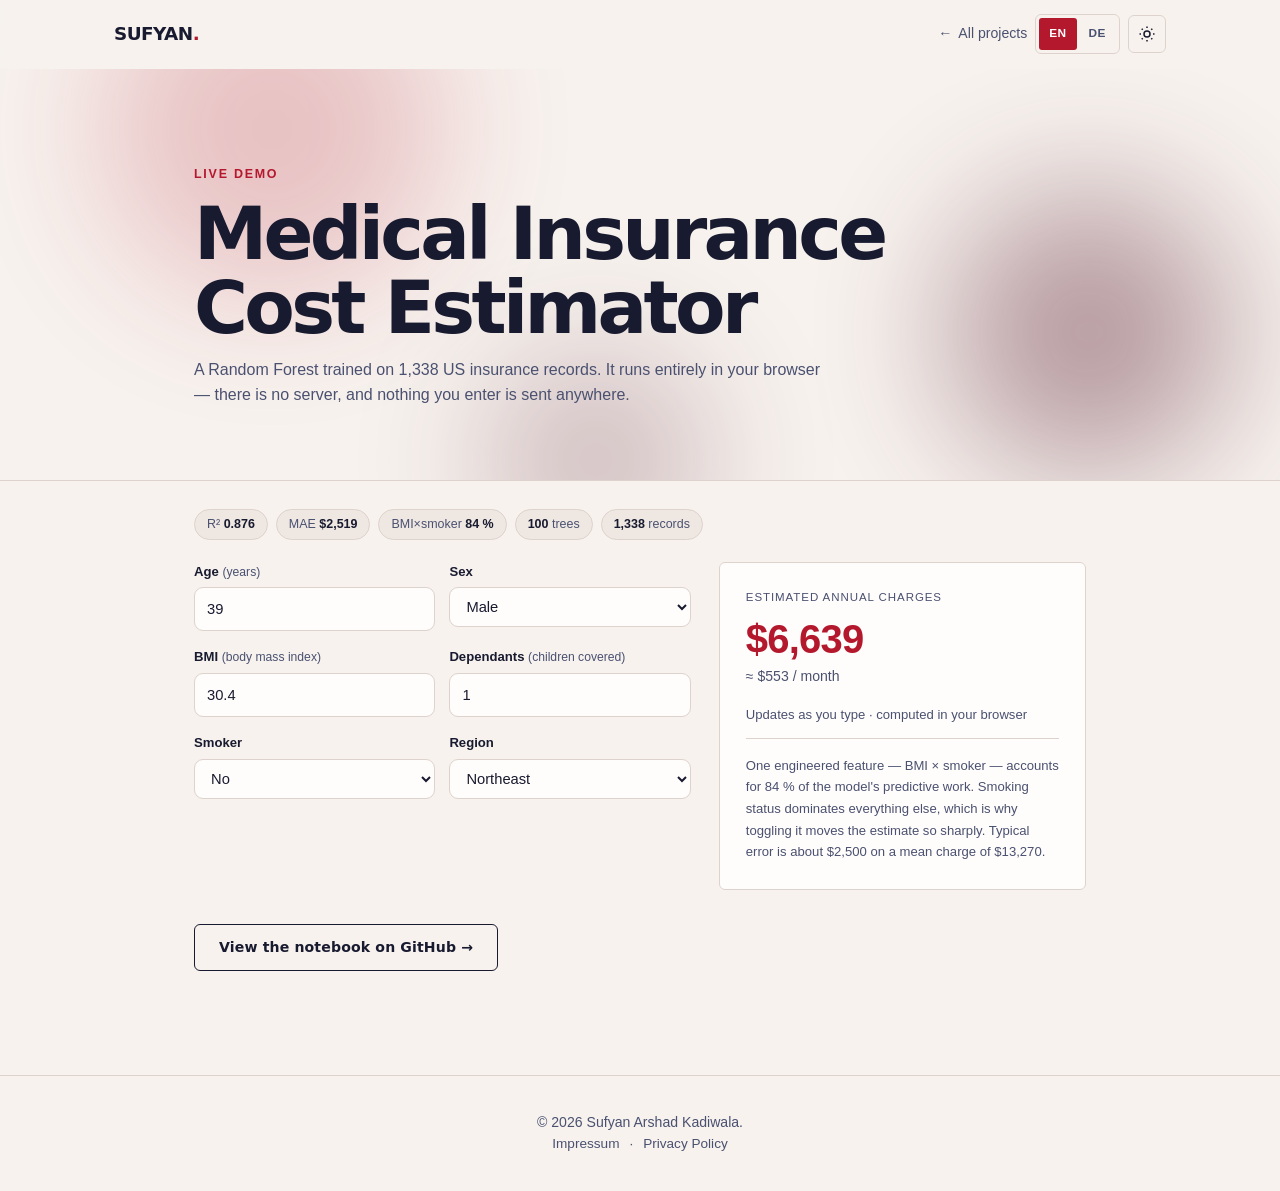
<file: projects/medical-insurance/index.html>
<!DOCTYPE html>
<html lang="en">
<head>
<meta charset="UTF-8" />
<meta name="viewport" content="width=device-width, initial-scale=1.0" />
<title data-i18n="med.title">Medical Insurance Cost Estimator</title>
<meta name="description" data-i18n-content="med.intro" content="A Random Forest trained on 1,338 US insurance records, running entirely in your browser." />
<link rel="canonical" href="https://sufyankadiwala.de/projects/medical-insurance/" />

<meta property="og:type" content="website" />
<meta property="og:title" content="Medical Insurance Cost Estimator — Sufyan Arshad Kadiwala" />
<meta property="og:description" content="A Random Forest trained on 1,338 US insurance records, running entirely in your browser — no server." />
<meta property="og:url" content="https://sufyankadiwala.de/projects/medical-insurance/" />
<meta property="og:image" content="https://sufyankadiwala.de/assets/og-image.png" />
<meta name="theme-color" content="#0e7c86" />

<link rel="icon" href="data:image/svg+xml,%3Csvg xmlns='http://www.w3.org/2000/svg' viewBox='0 0 100 100'%3E%3Crect width='100' height='100' rx='20' fill='%230e7c86'/%3E%3Ctext x='50' y='68' font-size='55' font-family='Arial, sans-serif' font-weight='bold' fill='white' text-anchor='middle'%3ESK%3C/text%3E%3C/svg%3E" />

<link rel="stylesheet" href="../../css/style.css?v=4cbc00ea" />
<link rel="stylesheet" href="../demo.css" />

<script>
(function () {
  var d = document.documentElement;
  d.classList.add("js");
  var theme = "light", lang = "en";
  try {
    theme = localStorage.getItem("theme") ||
      (window.matchMedia("(prefers-color-scheme: dark)").matches ? "dark" : "light");
    lang = localStorage.getItem("lang") ||
      ((navigator.language || "en").slice(0, 2).toLowerCase() === "de" ? "de" : "en");
  } catch (e) {}
  d.setAttribute("data-theme", theme);
  d.setAttribute("data-lang", lang);
  d.setAttribute("lang", lang);
})();
</script>
</head>
<body>

<a class="skip-link" href="#main" data-i18n="nav.skip">Skip to content</a>

<header class="site-header">
  <div class="container nav-inner">
    <a href="../../index.html" class="logo">Sufyan<span>.</span></a>
    <div class="nav-actions">
      <a class="backlink" href="../../projects.html">&larr; <span data-i18n="demo.back">All projects</span></a>
      <div class="lang-switch" role="group" aria-label="Change language" data-i18n-aria="nav.lang">
        <button type="button" data-lang-btn="en" aria-pressed="true">EN</button>
        <button type="button" data-lang-btn="de" aria-pressed="false">DE</button>
      </div>
      <button id="themeToggle" class="icon-btn" aria-label="Toggle dark mode" data-i18n-aria="nav.theme">
        <svg class="icon icon-sun" viewBox="0 0 24 24" fill="none" stroke="currentColor" stroke-width="2" aria-hidden="true"><circle cx="12" cy="12" r="4"/><path d="M12 2v2M12 20v2M4.93 4.93l1.41 1.41M17.66 17.66l1.41 1.41M2 12h2M20 12h2M4.93 19.07l1.41-1.41M17.66 6.34l1.41-1.41"/></svg>
        <svg class="icon icon-moon" viewBox="0 0 24 24" fill="none" stroke="currentColor" stroke-width="2" aria-hidden="true"><path d="M21 12.79A9 9 0 1 1 11.21 3 7 7 0 0 0 21 12.79z"/></svg>
      </button>
    </div>
  </div>
</header>

<main id="main">
  <section class="section page-hero">
    <div class="aurora-bg" aria-hidden="true"><span></span><span></span><span></span></div>
    <div class="container hero-anim demo-wrap">
      <p class="section-eyebrow" data-i18n="demo.eyebrow">Live demo</p>
      <h1 class="section-title" data-i18n="med.title">Medical Insurance Cost Estimator</h1>
      <p class="section-intro" data-i18n="med.intro">A Random Forest trained on 1,338 US insurance records.</p>
    </div>
  </section>

  <section class="section" style="padding-top: 28px;">
    <div class="container demo-wrap">

      <div class="metrics">
        <span class="metric">R&sup2; <b>0.876</b></span>
        <span class="metric">MAE <b>$2,519</b></span>
        <span class="metric">BMI&times;smoker <b>84&nbsp;%</b></span>
        <span class="metric"><b>100</b> <span data-i18n="demo.trees">trees</span></span>
        <span class="metric"><b>1,338</b> <span data-i18n="med.records">records</span></span>
      </div>

      <div class="demo-grid">
        <form id="medForm" novalidate>
          <div class="field-row">
            <div class="field">
              <label for="age"><span data-i18n="med.f.age">Age</span> <span class="hint" data-i18n="med.f.age.hint">(years)</span></label>
              <input type="number" id="age" min="18" max="64" step="1" value="39" />
            </div>
            <div class="field">
              <label for="sex" data-i18n="med.f.sex">Sex</label>
              <select id="sex">
                <option value="male" data-i18n="med.sex.male">Male</option>
                <option value="female" data-i18n="med.sex.female">Female</option>
              </select>
            </div>
          </div>

          <div class="field-row">
            <div class="field">
              <label for="bmi"><span data-i18n="med.f.bmi">BMI</span> <span class="hint" data-i18n="med.f.bmi.hint">(body mass index)</span></label>
              <input type="number" id="bmi" min="15" max="54" step="0.1" value="30.4" />
            </div>
            <div class="field">
              <label for="children"><span data-i18n="med.f.children">Dependants</span> <span class="hint" data-i18n="med.f.children.hint">(children covered)</span></label>
              <input type="number" id="children" min="0" max="5" step="1" value="1" />
            </div>
          </div>

          <div class="field-row">
            <div class="field">
              <label for="smoker" data-i18n="med.f.smoker">Smoker</label>
              <select id="smoker">
                <option value="no" data-i18n="med.smoker.no">No</option>
                <option value="yes" data-i18n="med.smoker.yes">Yes</option>
              </select>
            </div>
            <div class="field">
              <label for="region" data-i18n="med.f.region">Region</label>
              <select id="region">
                <option value="northeast" data-i18n="med.region.northeast">Northeast</option>
                <option value="northwest" data-i18n="med.region.northwest">Northwest</option>
                <option value="southeast" data-i18n="med.region.southeast">Southeast</option>
                <option value="southwest" data-i18n="med.region.southwest">Southwest</option>
              </select>
            </div>
          </div>
        </form>

        <aside class="result">
          <p class="label" data-i18n="med.result">Estimated annual charges</p>
          <p class="price" id="price">&mdash;</p>
          <p class="price-sub" id="priceSub" data-i18n="demo.loading">Loading model&hellip;</p>
          <p class="status" id="status" data-i18n="demo.loadingNote">The model file is downloading.</p>
          <div class="result-note" data-i18n="med.note">One engineered feature dominates.</div>
        </aside>
      </div>

      <div class="section-footer-link" style="margin-top: 34px;">
        <a class="btn btn-ghost" href="https://github.com/sufyan1105/Medical-Insurance-Cost-Prediction" target="_blank" rel="noopener" data-i18n="demo.notebook">View the notebook on GitHub &rarr;</a>
      </div>
    </div>
  </section>
</main>

<footer class="site-footer">
  <div class="container footer-inner">
    <p>&copy; <span id="year">2026</span> Sufyan Arshad Kadiwala.</p>
    <p class="footer-legal">
      <a href="../../impressum.html" data-i18n="footer.impressum">Impressum</a>
      <span aria-hidden="true">&middot;</span>
      <a href="../../datenschutz.html" data-i18n="footer.datenschutz">Datenschutzerkl&auml;rung</a>
    </p>
  </div>
</footer>

<script src="../../js/i18n.js?v=dec5366c"></script>
<script src="../../js/script.js?v=fc81e451"></script>
<script src="predict.js"></script>
<script src="model.js" defer></script>
<script src="app.js" defer></script>
</body>
</html>
</file>
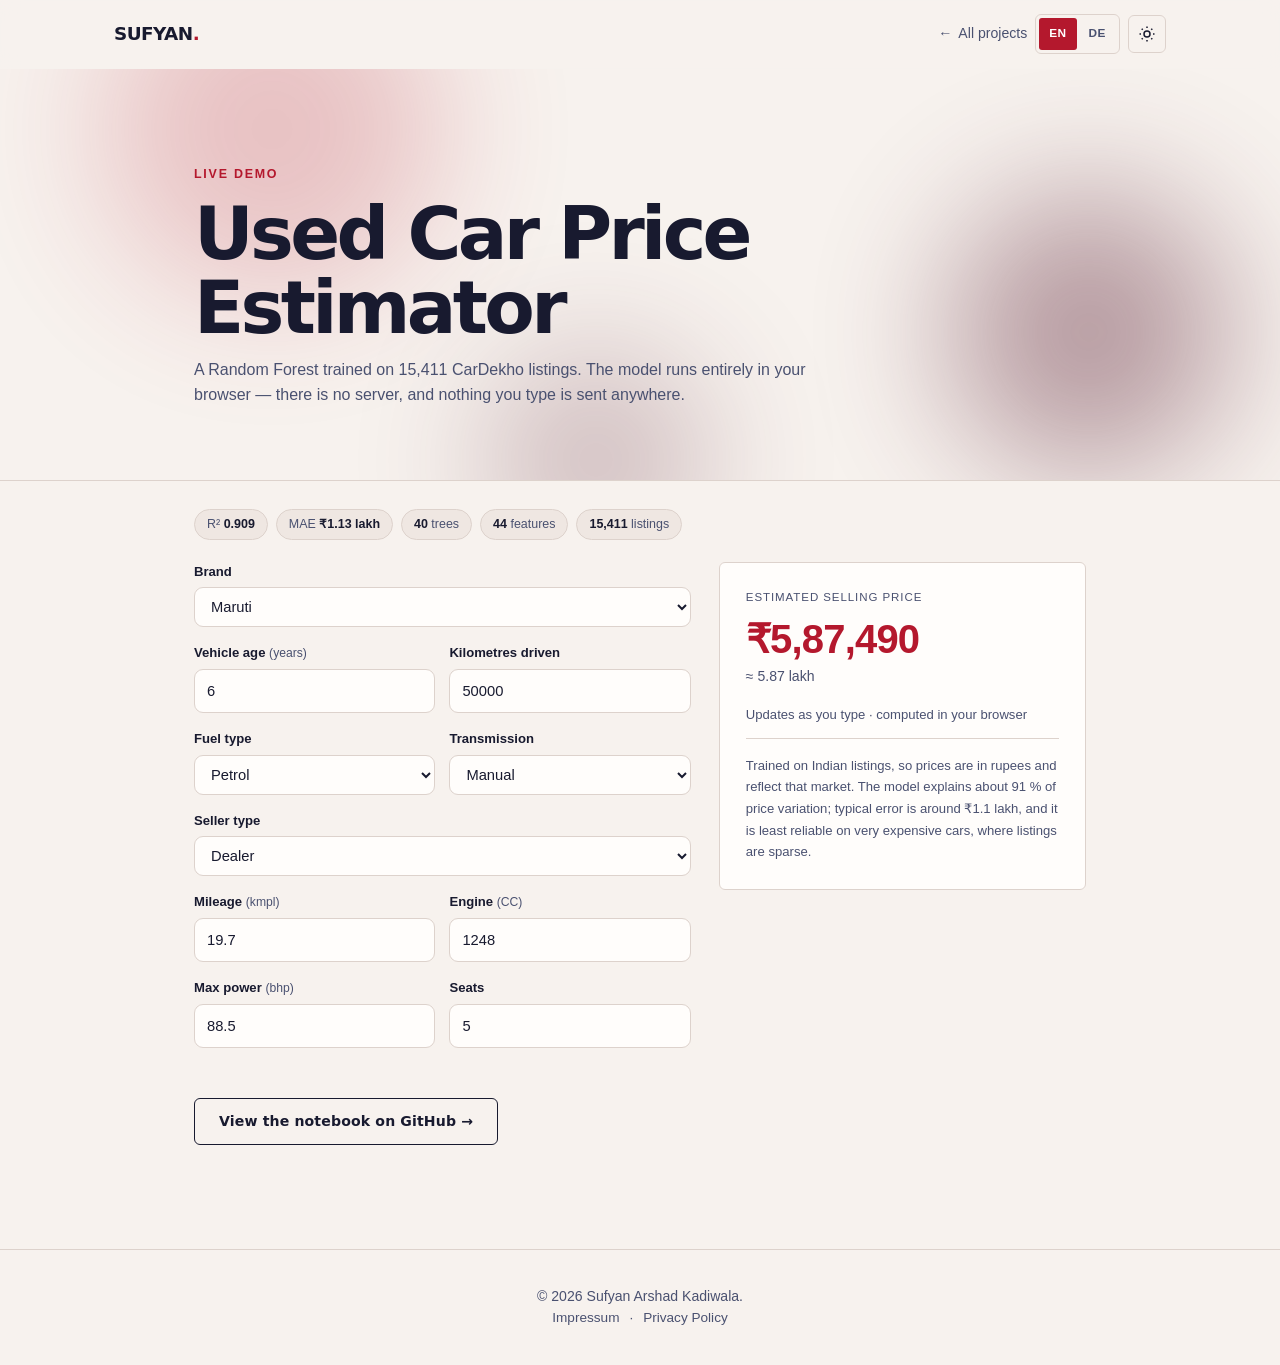
<file: projects/used-car-price/index.html>
<!DOCTYPE html>
<html lang="en">
<head>
<meta charset="UTF-8" />
<meta name="viewport" content="width=device-width, initial-scale=1.0" />
<title data-i18n="car.title">Used Car Price Estimator</title>
<meta name="description" data-i18n-content="car.intro" content="A Random Forest trained on 15,411 CarDekho listings, running entirely in your browser." />
<link rel="canonical" href="https://sufyankadiwala.de/projects/used-car-price/" />

<meta property="og:type" content="website" />
<meta property="og:title" content="Used Car Price Estimator — Sufyan Arshad Kadiwala" />
<meta property="og:description" content="A Random Forest trained on 15,411 CarDekho listings, running entirely in your browser — no server." />
<meta property="og:url" content="https://sufyankadiwala.de/projects/used-car-price/" />
<meta property="og:image" content="https://sufyankadiwala.de/assets/og-image.png" />
<meta name="theme-color" content="#0e7c86" />

<link rel="icon" href="data:image/svg+xml,%3Csvg xmlns='http://www.w3.org/2000/svg' viewBox='0 0 100 100'%3E%3Crect width='100' height='100' rx='20' fill='%230e7c86'/%3E%3Ctext x='50' y='68' font-size='55' font-family='Arial, sans-serif' font-weight='bold' fill='white' text-anchor='middle'%3ESK%3C/text%3E%3C/svg%3E" />

<link rel="stylesheet" href="../../css/style.css?v=4cbc00ea" />
<link rel="stylesheet" href="../demo.css" />

<script>
(function () {
  var d = document.documentElement;
  d.classList.add("js");
  var theme = "light", lang = "en";
  try {
    theme = localStorage.getItem("theme") ||
      (window.matchMedia("(prefers-color-scheme: dark)").matches ? "dark" : "light");
    lang = localStorage.getItem("lang") ||
      ((navigator.language || "en").slice(0, 2).toLowerCase() === "de" ? "de" : "en");
  } catch (e) {}
  d.setAttribute("data-theme", theme);
  d.setAttribute("data-lang", lang);
  d.setAttribute("lang", lang);
})();
</script>
</head>
<body>

<a class="skip-link" href="#main" data-i18n="nav.skip">Skip to content</a>

<header class="site-header">
  <div class="container nav-inner">
    <a href="../../index.html" class="logo">Sufyan<span>.</span></a>
    <div class="nav-actions">
      <a class="backlink" href="../../projects.html">&larr; <span data-i18n="demo.back">All projects</span></a>
      <div class="lang-switch" role="group" aria-label="Change language" data-i18n-aria="nav.lang">
        <button type="button" data-lang-btn="en" aria-pressed="true">EN</button>
        <button type="button" data-lang-btn="de" aria-pressed="false">DE</button>
      </div>
      <button id="themeToggle" class="icon-btn" aria-label="Toggle dark mode" data-i18n-aria="nav.theme">
        <svg class="icon icon-sun" viewBox="0 0 24 24" fill="none" stroke="currentColor" stroke-width="2" aria-hidden="true"><circle cx="12" cy="12" r="4"/><path d="M12 2v2M12 20v2M4.93 4.93l1.41 1.41M17.66 17.66l1.41 1.41M2 12h2M20 12h2M4.93 19.07l1.41-1.41M17.66 6.34l1.41-1.41"/></svg>
        <svg class="icon icon-moon" viewBox="0 0 24 24" fill="none" stroke="currentColor" stroke-width="2" aria-hidden="true"><path d="M21 12.79A9 9 0 1 1 11.21 3 7 7 0 0 0 21 12.79z"/></svg>
      </button>
    </div>
  </div>
</header>

<main id="main">
  <section class="section page-hero">
    <div class="aurora-bg" aria-hidden="true"><span></span><span></span><span></span></div>
    <div class="container hero-anim demo-wrap">
      <p class="section-eyebrow" data-i18n="demo.eyebrow">Live demo</p>
      <h1 class="section-title" data-i18n="car.title">Used Car Price Estimator</h1>
      <p class="section-intro" data-i18n="car.intro">A Random Forest trained on 15,411 CarDekho listings.</p>
    </div>
  </section>

  <section class="section" style="padding-top: 28px;">
    <div class="container demo-wrap">

      <div class="metrics">
        <span class="metric">R&sup2; <b>0.909</b></span>
        <span class="metric">MAE <b>&#8377;1.13 lakh</b></span>
        <span class="metric"><b>40</b> <span data-i18n="demo.trees">trees</span></span>
        <span class="metric"><b>44</b> <span data-i18n="demo.features">features</span></span>
        <span class="metric"><b>15,411</b> <span data-i18n="car.listings">listings</span></span>
      </div>

      <div class="demo-grid">
        <form id="carForm" novalidate>
          <div class="field">
            <label for="brand" data-i18n="car.f.brand">Brand</label>
            <select id="brand" name="brand"></select>
          </div>

          <div class="field-row">
            <div class="field">
              <label for="vehicle_age"><span data-i18n="car.f.age">Vehicle age</span> <span class="hint" data-i18n="car.f.age.hint">(years)</span></label>
              <input type="number" id="vehicle_age" min="0" max="29" step="1" value="6" />
            </div>
            <div class="field">
              <label for="km_driven" data-i18n="car.f.km">Kilometres driven</label>
              <input type="number" id="km_driven" min="100" max="3800000" step="1000" value="50000" />
            </div>
          </div>

          <div class="field-row">
            <div class="field">
              <label for="fuel_type" data-i18n="car.f.fuel">Fuel type</label>
              <select id="fuel_type"></select>
            </div>
            <div class="field">
              <label for="transmission_type" data-i18n="car.f.transmission">Transmission</label>
              <select id="transmission_type"></select>
            </div>
          </div>

          <div class="field">
            <label for="seller_type" data-i18n="car.f.seller">Seller type</label>
            <select id="seller_type"></select>
          </div>

          <div class="field-row">
            <div class="field">
              <label for="mileage"><span data-i18n="car.f.mileage">Mileage</span> <span class="hint" data-i18n="car.f.mileage.hint">(kmpl)</span></label>
              <input type="number" id="mileage" min="4" max="33.5" step="0.1" value="19.7" />
            </div>
            <div class="field">
              <label for="engine"><span data-i18n="car.f.engine">Engine</span> <span class="hint" data-i18n="car.f.engine.hint">(CC)</span></label>
              <input type="number" id="engine" min="793" max="6592" step="1" value="1248" />
            </div>
          </div>

          <div class="field-row">
            <div class="field">
              <label for="max_power"><span data-i18n="car.f.power">Max power</span> <span class="hint" data-i18n="car.f.power.hint">(bhp)</span></label>
              <input type="number" id="max_power" min="38.4" max="626" step="0.1" value="88.5" />
            </div>
            <div class="field">
              <label for="seats" data-i18n="car.f.seats">Seats</label>
              <input type="number" id="seats" min="2" max="9" step="1" value="5" />
            </div>
          </div>
        </form>

        <aside class="result">
          <p class="label" data-i18n="car.result">Estimated selling price</p>
          <p class="price" id="price">&mdash;</p>
          <p class="price-sub" id="priceSub" data-i18n="demo.loading">Loading model&hellip;</p>
          <p class="status" id="status" data-i18n="demo.loadingNote">The model file is downloading.</p>
          <div class="result-note" data-i18n="car.note">Trained on Indian listings.</div>
        </aside>
      </div>

      <div class="section-footer-link" style="margin-top: 34px;">
        <a class="btn btn-ghost" href="https://github.com/sufyan1105/Used-Car-Price-Prediction" target="_blank" rel="noopener" data-i18n="demo.notebook">View the notebook on GitHub &rarr;</a>
      </div>
    </div>
  </section>
</main>

<footer class="site-footer">
  <div class="container footer-inner">
    <p>&copy; <span id="year">2026</span> Sufyan Arshad Kadiwala.</p>
    <p class="footer-legal">
      <a href="../../impressum.html" data-i18n="footer.impressum">Impressum</a>
      <span aria-hidden="true">&middot;</span>
      <a href="../../datenschutz.html" data-i18n="footer.datenschutz">Datenschutzerkl&auml;rung</a>
    </p>
  </div>
</footer>

<script src="../../js/i18n.js?v=dec5366c"></script>
<script src="../../js/script.js?v=fc81e451"></script>
<script src="predict.js"></script>
<!-- 5.6 MB m2cgen export; deferred so the form paints and is usable first -->
<script src="model.js" defer></script>
<script src="app.js" defer></script>
</body>
</html>
</file>
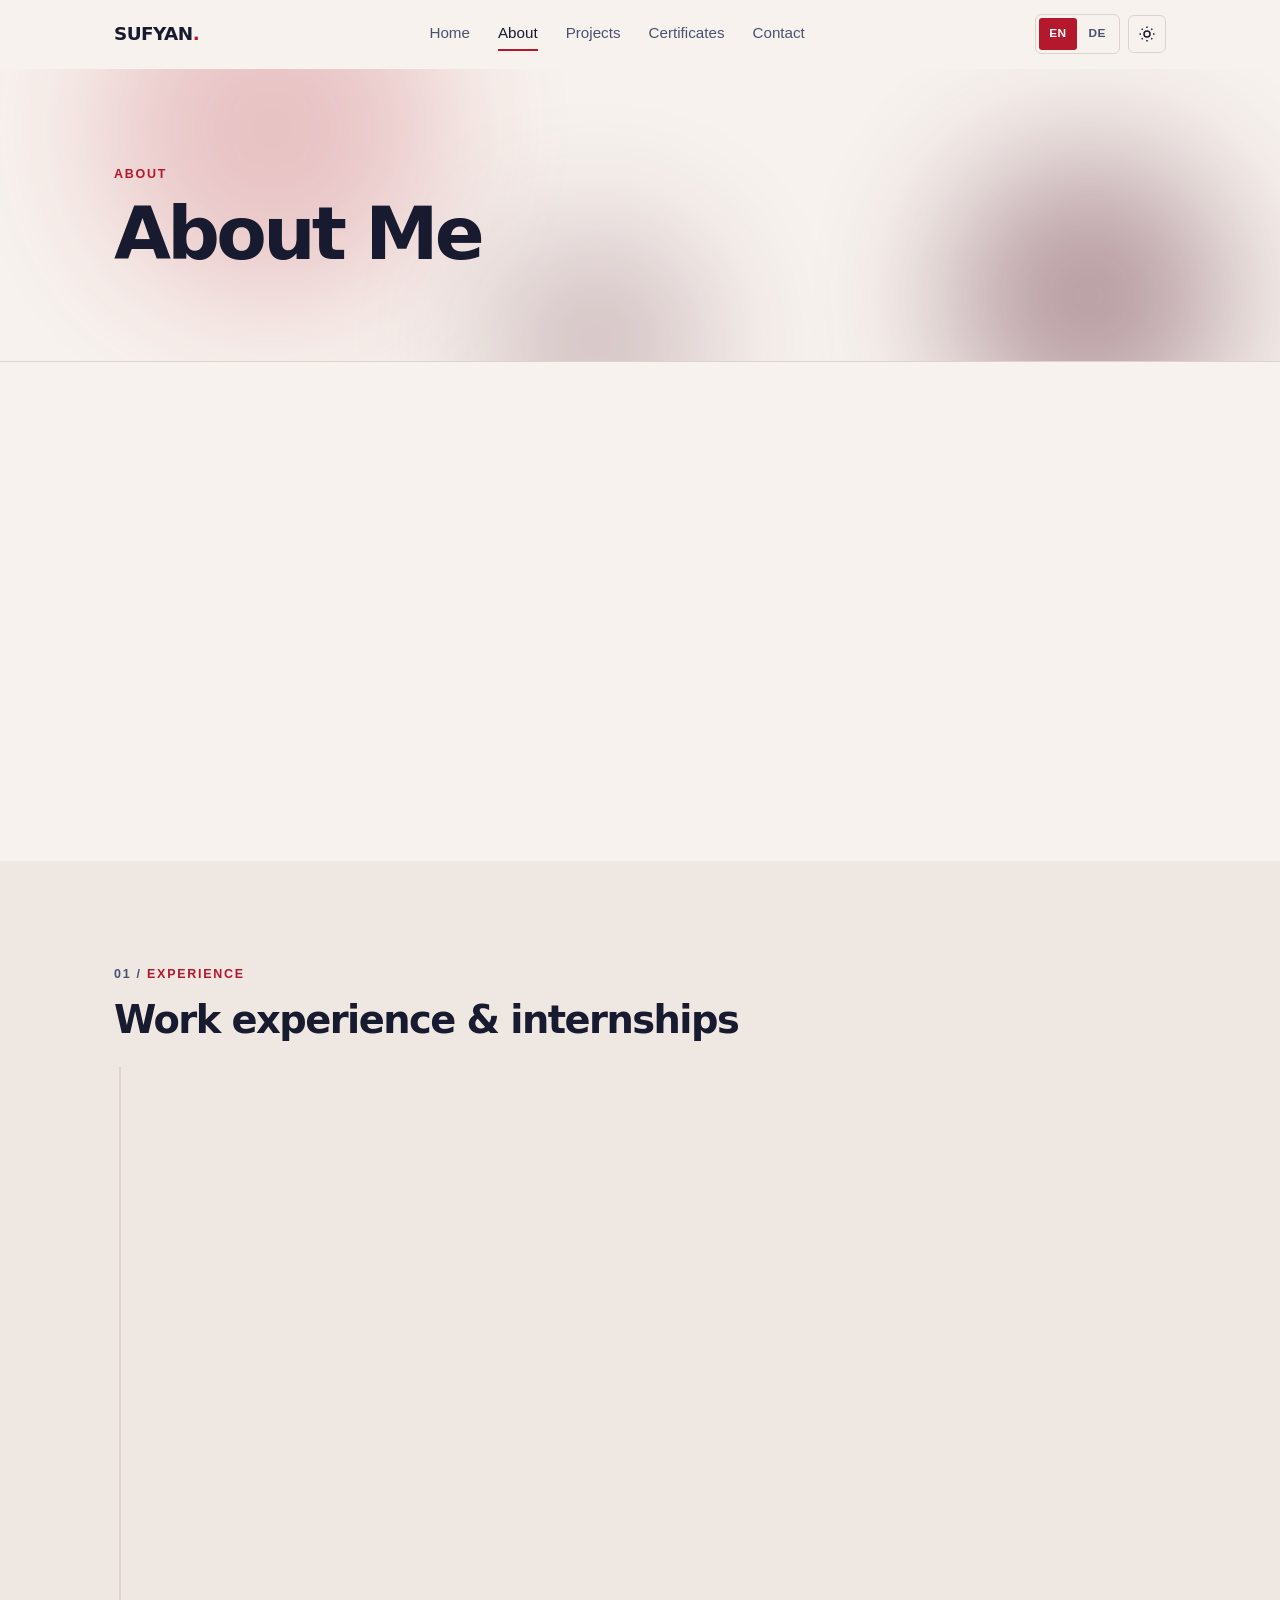
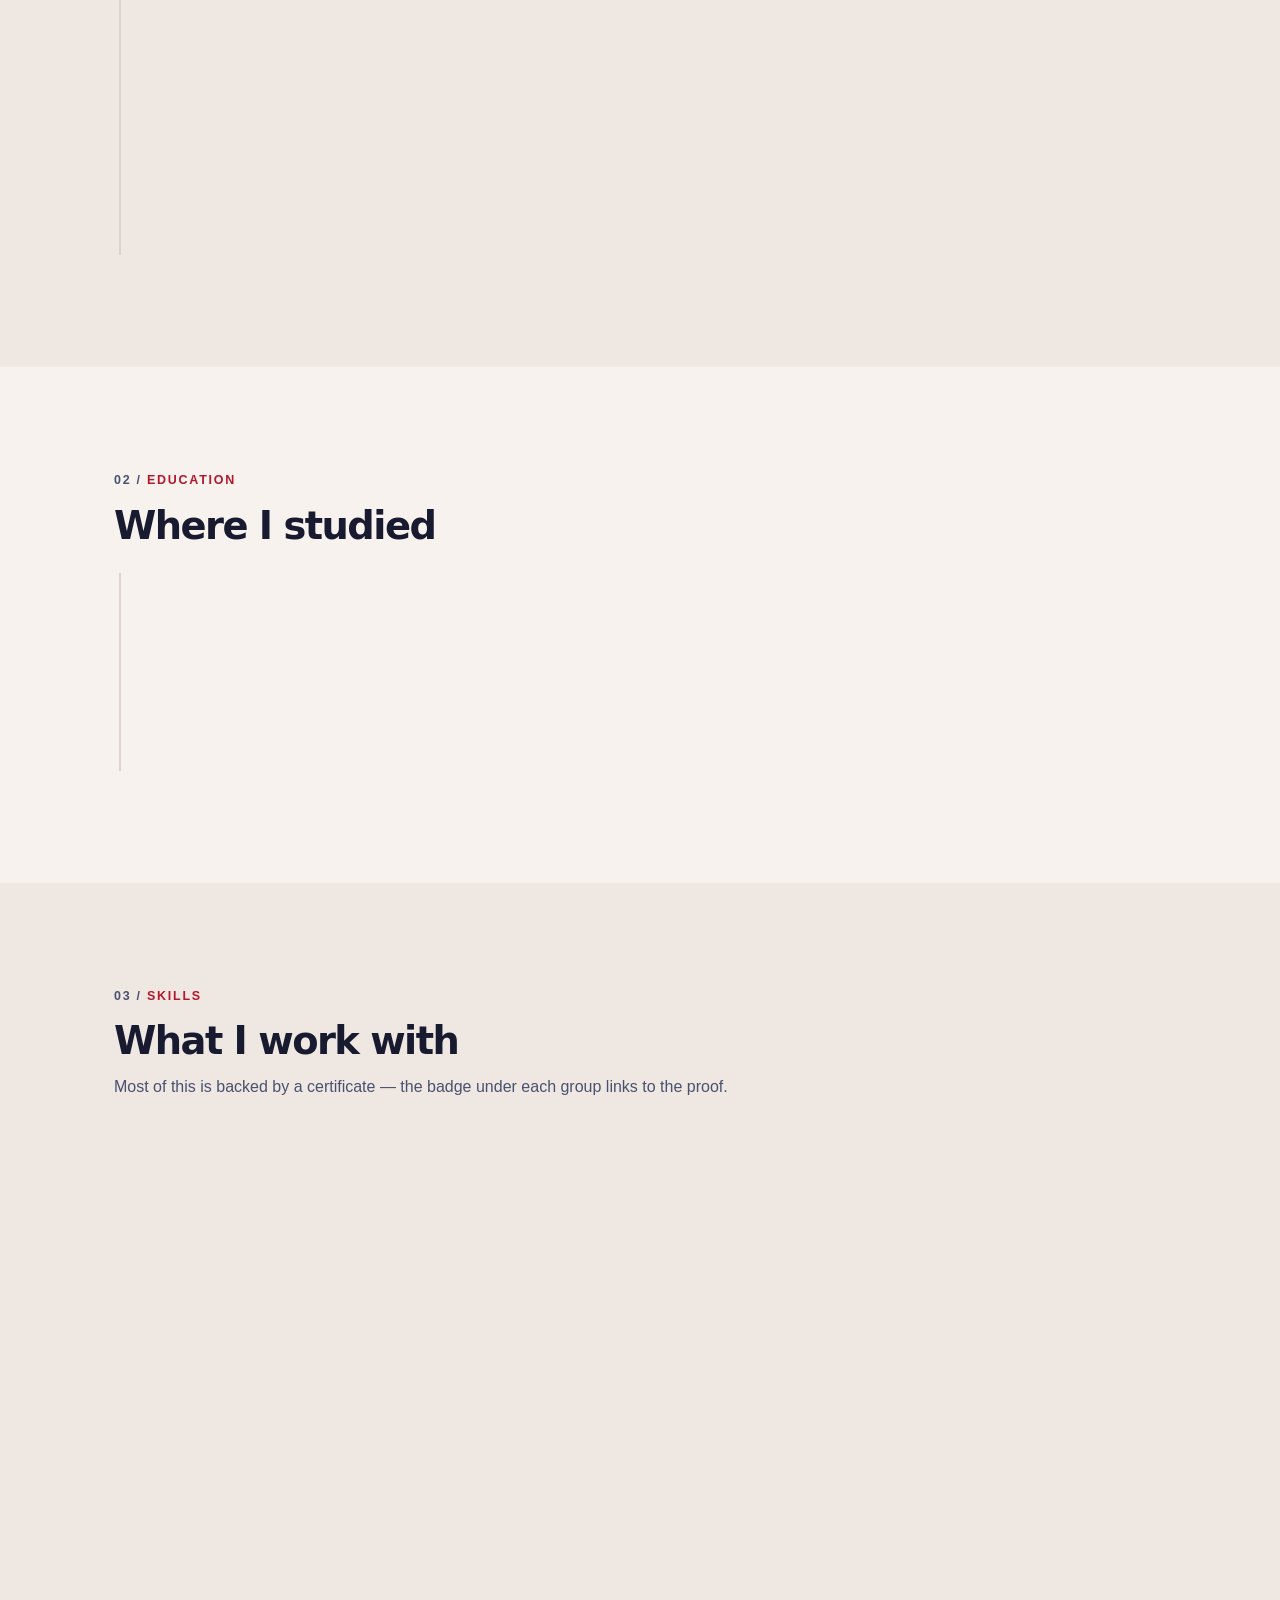
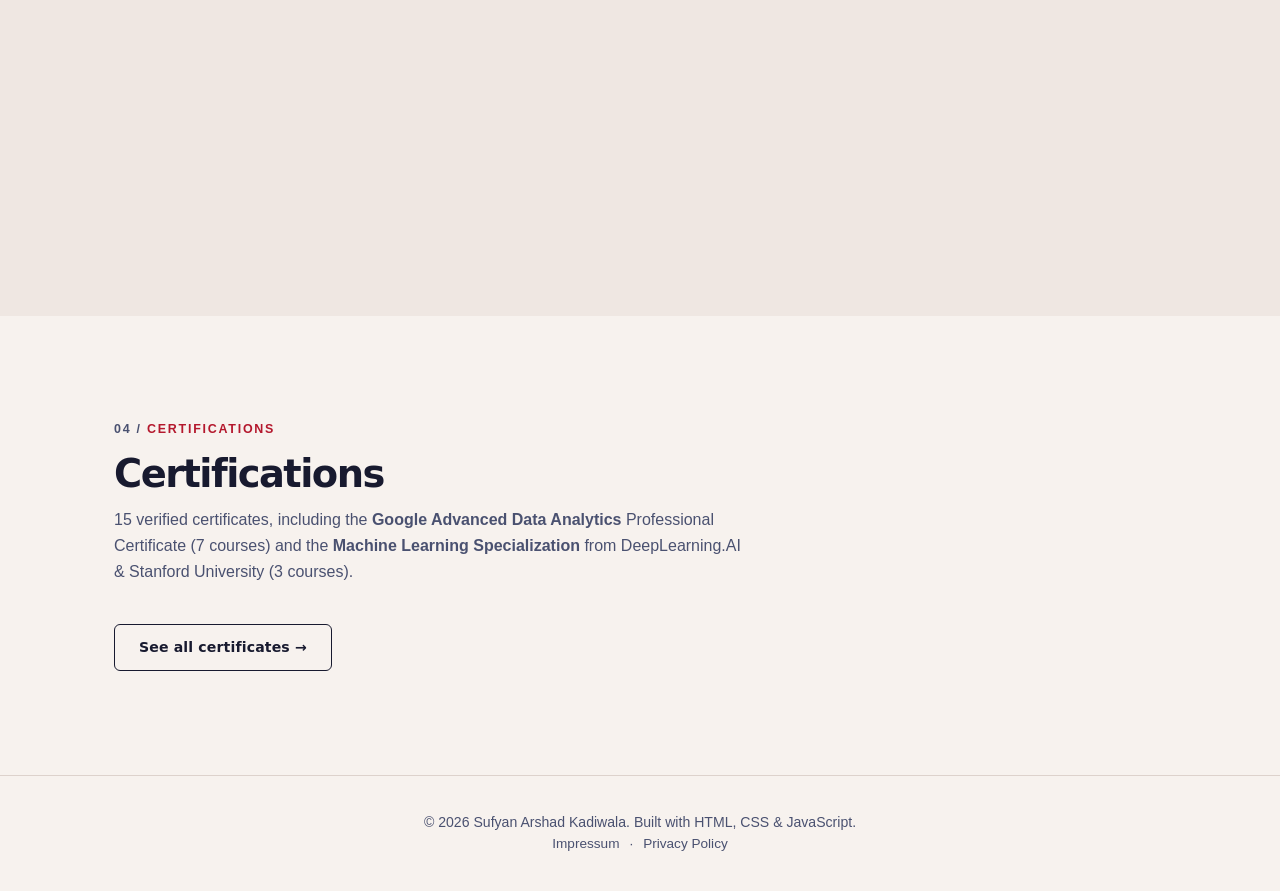
<file: about.html>
<!DOCTYPE html>
<html lang="en">
<head>
<meta charset="UTF-8" />
<meta name="viewport" content="width=device-width, initial-scale=1.0" />
<title data-i18n="meta.title.about">About — Sufyan Arshad Kadiwala</title>
<meta name="description" data-i18n-content="meta.desc.about" content="About Sufyan Arshad Kadiwala — Master's student in AI &amp; Robotics in Hof, Germany. Skills, background and availability." />
<link rel="canonical" href="https://sufyankadiwala.de/about" />

<!-- Link previews (LinkedIn, WhatsApp, Slack, email clients) -->
<meta property="og:type" content="website" />
<meta property="og:site_name" content="Sufyan Arshad Kadiwala" />
<meta property="og:locale" content="en_GB" />
<meta property="og:locale:alternate" content="de_DE" />
<meta property="og:title" content="About — Sufyan Arshad Kadiwala" />
<meta property="og:description" content="About Sufyan Arshad Kadiwala — Master's student in AI &amp; Robotics in Hof, Germany. Skills, background and availability." />
<meta property="og:url" content="https://sufyankadiwala.de/about" />
<meta property="og:image" content="https://sufyankadiwala.de/assets/og-image.png" />
<meta property="og:image:width" content="1200" />
<meta property="og:image:height" content="630" />
<meta property="og:image:alt" content="Sufyan Arshad Kadiwala — AI &amp; Robotics Master's student, open to Werkstudent roles" />
<meta name="twitter:card" content="summary_large_image" />
<meta name="twitter:title" content="About — Sufyan Arshad Kadiwala" />
<meta name="twitter:description" content="About Sufyan Arshad Kadiwala — Master's student in AI &amp; Robotics in Hof, Germany. Skills, background and availability." />
<meta name="twitter:image" content="https://sufyankadiwala.de/assets/og-image.png" />
<meta name="theme-color" content="#181a2f" />

<link rel="icon" href="data:image/svg+xml,%3Csvg xmlns='http://www.w3.org/2000/svg' viewBox='0 0 100 100'%3E%3Crect width='100' height='100' rx='20' fill='%23181A2F'/%3E%3Ctext x='50' y='68' font-size='55' font-family='Arial, sans-serif' font-weight='bold' fill='%23FDA481' text-anchor='middle'%3ESK%3C/text%3E%3C/svg%3E" />

<!-- System fonts only (Verdana + Helvetica, see css/style.css) - no font request leaves this origin -->
<link rel="stylesheet" href="css/style.css?v=4cbc00ea" />

<!-- Set theme + language before first paint so there is no flash -->
<script>
(function () {
  var d = document.documentElement;
  d.classList.add("js");
  var theme = "light", lang = "en";
  try {
    theme = localStorage.getItem("theme") ||
      (window.matchMedia("(prefers-color-scheme: dark)").matches ? "dark" : "light");
    lang = localStorage.getItem("lang") ||
      ((navigator.language || "en").slice(0, 2).toLowerCase() === "de" ? "de" : "en");
  } catch (e) {}
  d.setAttribute("data-theme", theme);
  d.setAttribute("data-lang", lang);
  d.setAttribute("lang", lang);
})();
</script>
</head>
<body data-current="about">

<a class="skip-link" href="#main" data-i18n="nav.skip">Skip to content</a>

<header class="site-header">
  <div class="container nav-inner">
    <a href="index.html" class="logo">Sufyan<span>.</span></a>

    <nav class="nav-links" id="navLinks" aria-label="Main">
      <a href="index.html" data-page="index" data-i18n="nav.home">Home</a>
      <a href="about.html" data-page="about" data-i18n="nav.about">About</a>
      <a href="projects.html" data-page="projects" data-i18n="nav.projects">Projects</a>
      <a href="certificates.html" data-page="certificates" data-i18n="nav.certificates">Certificates</a>
      <a href="contact.html" data-page="contact" data-i18n="nav.contact">Contact</a>
    </nav>

    <div class="nav-actions">
      <div class="lang-switch" role="group" aria-label="Change language" data-i18n-aria="nav.lang">
        <button type="button" data-lang-btn="en" aria-pressed="true">EN</button>
        <button type="button" data-lang-btn="de" aria-pressed="false">DE</button>
      </div>

      <button id="themeToggle" class="icon-btn" aria-label="Toggle dark mode" data-i18n-aria="nav.theme" data-i18n-title="nav.theme" title="Toggle dark mode">
        <svg class="icon icon-sun" viewBox="0 0 24 24" fill="none" stroke="currentColor" stroke-width="2" aria-hidden="true"><circle cx="12" cy="12" r="4"/><path d="M12 2v2M12 20v2M4.93 4.93l1.41 1.41M17.66 17.66l1.41 1.41M2 12h2M20 12h2M4.93 19.07l1.41-1.41M17.66 6.34l1.41-1.41"/></svg>
        <svg class="icon icon-moon" viewBox="0 0 24 24" fill="none" stroke="currentColor" stroke-width="2" aria-hidden="true"><path d="M21 12.79A9 9 0 1 1 11.21 3 7 7 0 0 0 21 12.79z"/></svg>
      </button>

      <button id="menuToggle" class="icon-btn menu-toggle" aria-label="Open menu" data-i18n-aria="nav.menu.open" aria-expanded="false" aria-controls="navLinks">
        <span></span><span></span><span></span>
      </button>
    </div>
  </div>
</header>

<main id="main">

  <section class="section page-hero">
    <div class="aurora-bg" aria-hidden="true"><span></span><span></span><span></span></div>
    <div class="container hero-anim">
      <p class="section-eyebrow" data-i18n="about.eyebrow">About</p>
      <h1 class="section-title" data-i18n="about.title">About Me</h1>
    </div>
  </section>

  <section class="section">
    <div class="container about-grid">
      <div class="avatar-wrap reveal">
        <div class="avatar no-photo">
          <img src="assets/profile.jpg" alt="Sufyan Arshad Kadiwala" data-i18n-alt="about.photo.alt" width="150" height="150" />
          <span class="avatar-initials" aria-hidden="true">SK</span>
        </div>
      </div>

      <div class="reveal">
        <p class="about-text" data-i18n="about.text">
          I'm a Master's student in <strong>AI &amp; Robotics</strong> at Hof University of Applied Sciences, Germany,
          building on a Bachelor's degree in AI &amp; Data Science. I like turning raw data into working
          models — and working models into things people can actually click on and use. My projects range
          from classic regression &amp; classification work in scikit-learn to small full-stack apps that
          wrap machine learning behind a simple web interface.
        </p>
        <ul class="quick-facts">
          <li><span aria-hidden="true">&#127891;</span> <span data-i18n="about.fact.study">MSc AI &amp; Robotics, Hof University of Applied Sciences (in progress)</span></li>
          <li><span aria-hidden="true">&#128205;</span> <span data-i18n="about.fact.location">Hof, Germany</span></li>
          <li><span aria-hidden="true">&#128188;</span> <span data-i18n="about.fact.open">Open to Werkstudent, internship &amp; Data Science roles — remote or hybrid</span></li>
          <li><span aria-hidden="true">&#9203;</span> <span data-i18n="about.fact.hours">Available 20 h/week during the semester, full-time during breaks</span></li>
          <li><span aria-hidden="true">&#128172;</span> <span data-i18n="about.fact.lang">German B2 (currently learning) &middot; English C1</span></li>
        </ul>
      </div>
    </div>
  </section>

  <section class="section section-alt" id="experience">
    <div class="container">
      <p class="section-eyebrow" data-i18n="exp.eyebrow">Experience</p>
      <h2 class="section-title" data-i18n="exp.title">Work experience &amp; internships</h2>
      <noscript><p class="nojs-note" data-i18n="footer.nojs">This site needs JavaScript for the language toggle and the project list. Everything else works without it.</p></noscript>
      <ol class="timeline" id="experienceList"></ol>
    </div>
  </section>

  <section class="section" id="education">
    <div class="container">
      <p class="section-eyebrow" data-i18n="edu.eyebrow">Education</p>
      <h2 class="section-title" data-i18n="edu.title">Where I studied</h2>
      <ol class="timeline" id="educationList"></ol>
    </div>
  </section>

  <section class="section section-alt" id="skills">
    <div class="container">
      <p class="section-eyebrow" data-i18n="skills.eyebrow">Skills</p>
      <h2 class="section-title" data-i18n="skills.title">What I work with</h2>
      <p class="section-intro" data-i18n="skills.intro">Most of this is backed by a certificate — the badge under each group links to the proof.</p>

      <div class="skills-grid" id="skillsGrid"></div>
    </div>
  </section>

  <section class="section" id="certs-teaser">
    <div class="container">
      <p class="section-eyebrow" data-i18n="certs.eyebrow">Certifications</p>
      <h2 class="section-title" data-i18n="about.certs.title">Certifications</h2>
      <p class="section-intro" data-i18n="about.certs.text">16 verified certificates, including the <strong>Google Advanced Data Analytics</strong> Professional Certificate (7 courses) and the <strong>Machine Learning Specialization</strong> from DeepLearning.AI &amp; Stanford University (3 courses).</p>
      <a href="certificates.html" class="btn btn-ghost" data-i18n="certs.cta">See all certificates &rarr;</a>
    </div>
  </section>

</main>

<footer class="site-footer">
  <div class="container footer-inner">
    <p>&copy; <span id="year">2026</span> Sufyan Arshad Kadiwala. <span data-i18n="footer.text">Built with HTML, CSS &amp; JavaScript.</span></p>
    <p class="footer-legal">
      <a href="impressum.html" data-i18n="footer.impressum">Impressum</a>
      <span aria-hidden="true">&middot;</span>
      <a href="datenschutz.html" data-i18n="footer.datenschutz">Datenschutzerkl&auml;rung</a>
    </p>
  </div>
</footer>

<script src="js/i18n.js?v=dec5366c"></script>
<script src="js/script.js?v=fc81e451"></script>
</body>
</html>
</file>
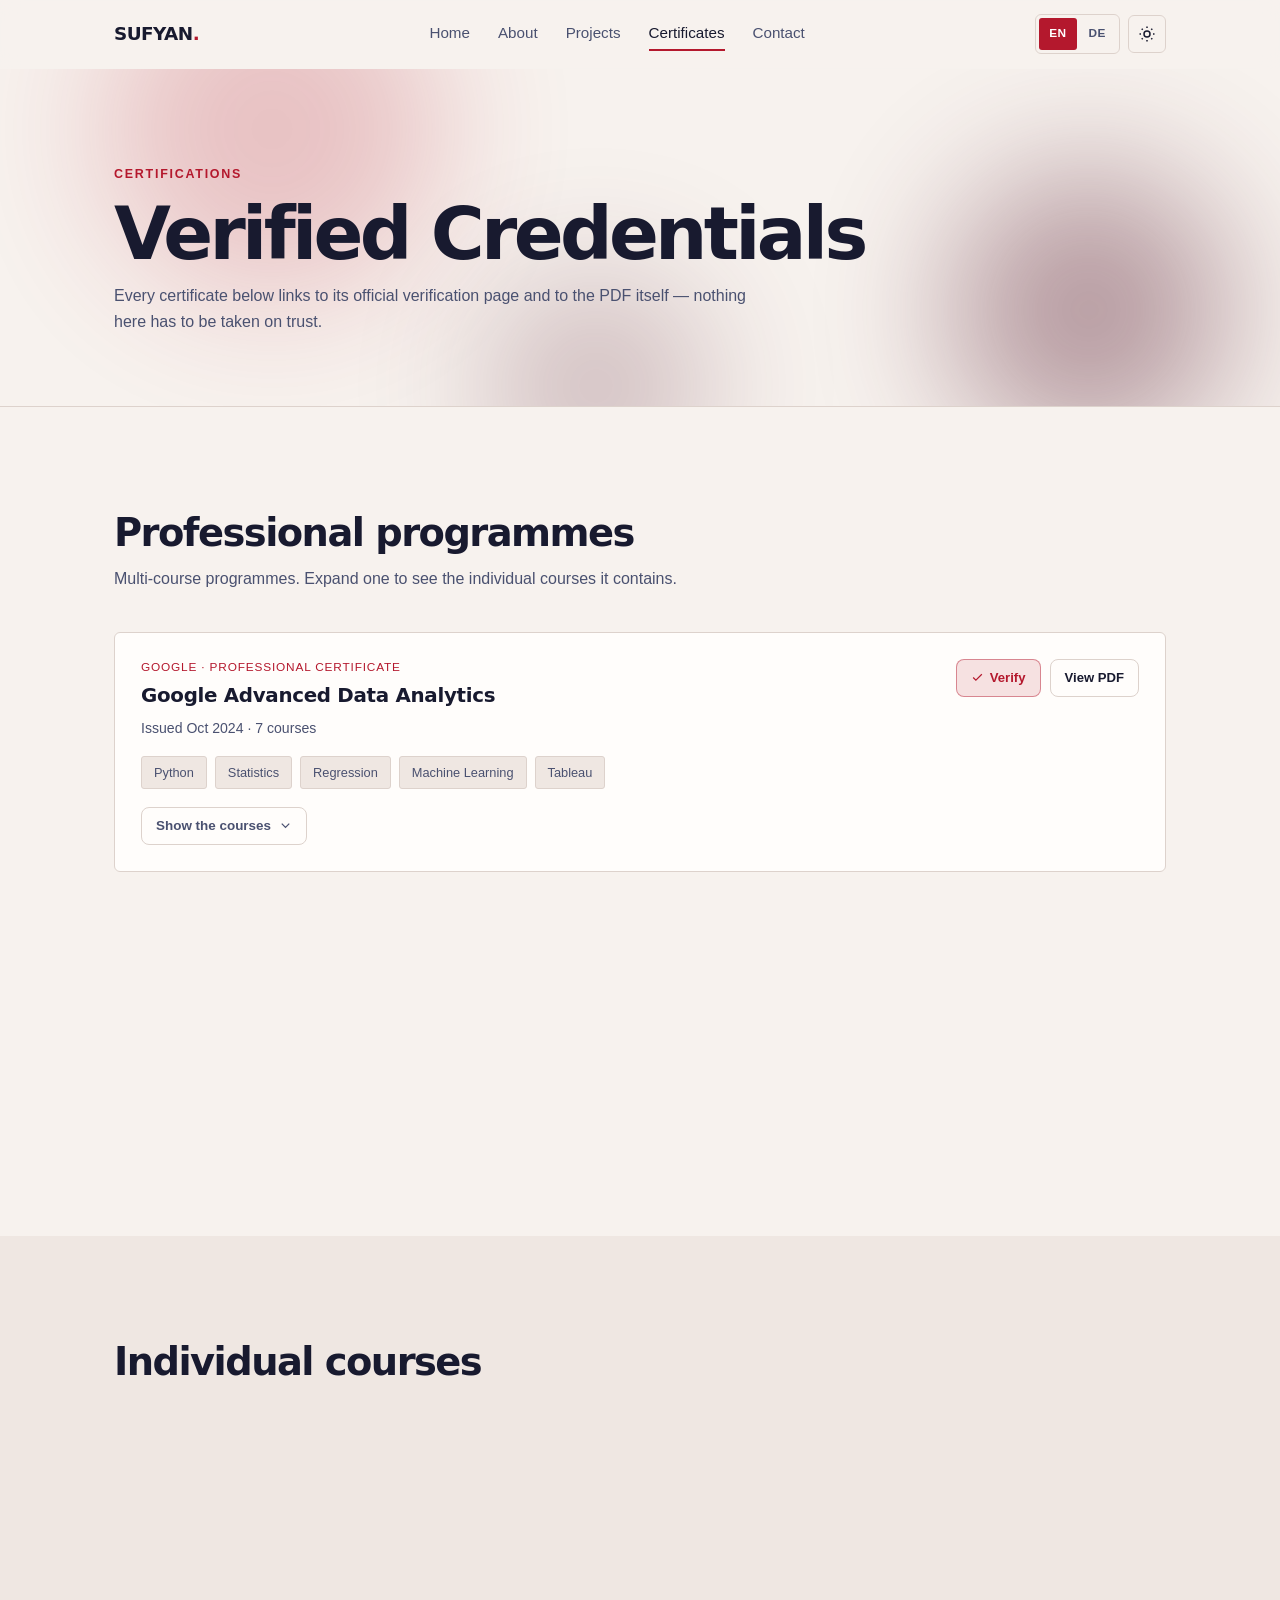
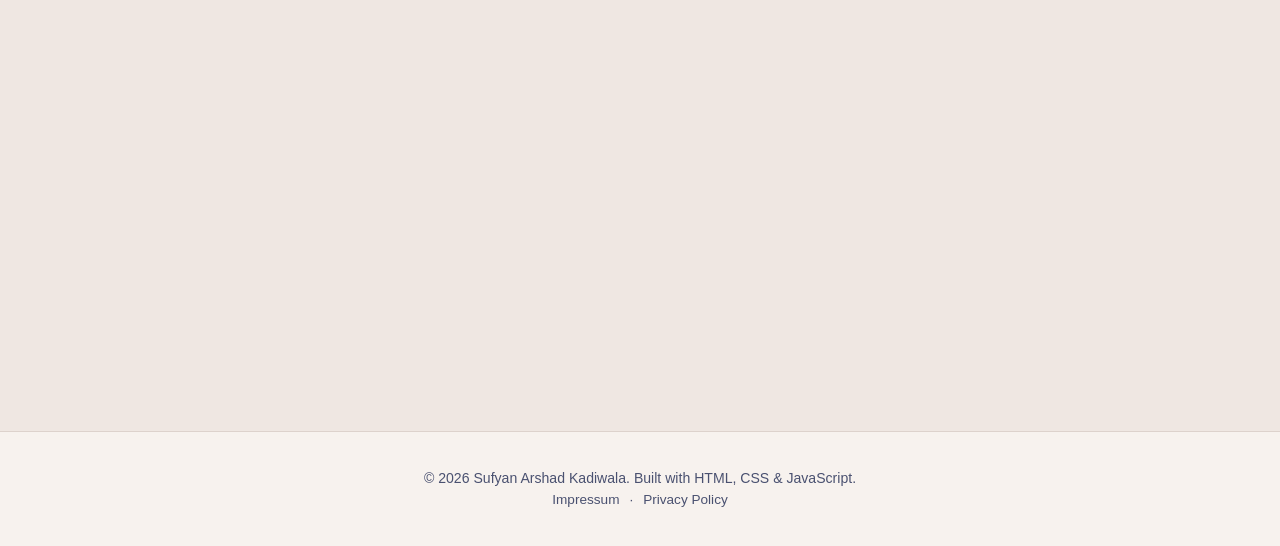
<file: certificates.html>
<!DOCTYPE html>
<html lang="en">
<head>
<meta charset="UTF-8" />
<meta name="viewport" content="width=device-width, initial-scale=1.0" />
<title data-i18n="meta.title.certificates">Certificates — Sufyan Arshad Kadiwala</title>
<meta name="description" data-i18n-content="meta.desc.certificates" content="Verified certificates held by Sufyan Arshad Kadiwala, including the Google Advanced Data Analytics Professional Certificate and the DeepLearning.AI &amp; Stanford Machine Learning Specialization." />
<link rel="canonical" href="https://sufyankadiwala.de/certificates" />

<!-- Link previews (LinkedIn, WhatsApp, Slack, email clients) -->
<meta property="og:type" content="website" />
<meta property="og:site_name" content="Sufyan Arshad Kadiwala" />
<meta property="og:locale" content="en_GB" />
<meta property="og:locale:alternate" content="de_DE" />
<meta property="og:title" content="Certificates — Sufyan Arshad Kadiwala" />
<meta property="og:description" content="Verified certificates held by Sufyan Arshad Kadiwala, including the Google Advanced Data Analytics Professional Certificate and the DeepLearning.AI &amp; Stanford Machine Learning Specialization." />
<meta property="og:url" content="https://sufyankadiwala.de/certificates" />
<meta property="og:image" content="https://sufyankadiwala.de/assets/og-image.png" />
<meta property="og:image:width" content="1200" />
<meta property="og:image:height" content="630" />
<meta property="og:image:alt" content="Sufyan Arshad Kadiwala — AI &amp; Robotics Master's student, open to Werkstudent roles" />
<meta name="twitter:card" content="summary_large_image" />
<meta name="twitter:title" content="Certificates — Sufyan Arshad Kadiwala" />
<meta name="twitter:description" content="Verified certificates held by Sufyan Arshad Kadiwala, including the Google Advanced Data Analytics Professional Certificate and the DeepLearning.AI &amp; Stanford Machine Learning Specialization." />
<meta name="twitter:image" content="https://sufyankadiwala.de/assets/og-image.png" />
<meta name="theme-color" content="#181a2f" />

<link rel="icon" href="data:image/svg+xml,%3Csvg xmlns='http://www.w3.org/2000/svg' viewBox='0 0 100 100'%3E%3Crect width='100' height='100' rx='20' fill='%23181A2F'/%3E%3Ctext x='50' y='68' font-size='55' font-family='Arial, sans-serif' font-weight='bold' fill='%23FDA481' text-anchor='middle'%3ESK%3C/text%3E%3C/svg%3E" />

<!-- System fonts only (Verdana + Helvetica, see css/style.css) - no font request leaves this origin -->
<link rel="stylesheet" href="css/style.css?v=4cbc00ea" />

<!-- Set theme + language before first paint so there is no flash -->
<script>
(function () {
  var d = document.documentElement;
  d.classList.add("js");
  var theme = "light", lang = "en";
  try {
    theme = localStorage.getItem("theme") ||
      (window.matchMedia("(prefers-color-scheme: dark)").matches ? "dark" : "light");
    lang = localStorage.getItem("lang") ||
      ((navigator.language || "en").slice(0, 2).toLowerCase() === "de" ? "de" : "en");
  } catch (e) {}
  d.setAttribute("data-theme", theme);
  d.setAttribute("data-lang", lang);
  d.setAttribute("lang", lang);
})();
</script>
</head>
<body data-current="certificates">

<a class="skip-link" href="#main" data-i18n="nav.skip">Skip to content</a>

<header class="site-header">
  <div class="container nav-inner">
    <a href="index.html" class="logo">Sufyan<span>.</span></a>

    <nav class="nav-links" id="navLinks" aria-label="Main">
      <a href="index.html" data-page="index" data-i18n="nav.home">Home</a>
      <a href="about.html" data-page="about" data-i18n="nav.about">About</a>
      <a href="projects.html" data-page="projects" data-i18n="nav.projects">Projects</a>
      <a href="certificates.html" data-page="certificates" data-i18n="nav.certificates">Certificates</a>
      <a href="contact.html" data-page="contact" data-i18n="nav.contact">Contact</a>
    </nav>

    <div class="nav-actions">
      <div class="lang-switch" role="group" aria-label="Change language" data-i18n-aria="nav.lang">
        <button type="button" data-lang-btn="en" aria-pressed="true">EN</button>
        <button type="button" data-lang-btn="de" aria-pressed="false">DE</button>
      </div>

      <button id="themeToggle" class="icon-btn" aria-label="Toggle dark mode" data-i18n-aria="nav.theme" data-i18n-title="nav.theme" title="Toggle dark mode">
        <svg class="icon icon-sun" viewBox="0 0 24 24" fill="none" stroke="currentColor" stroke-width="2" aria-hidden="true"><circle cx="12" cy="12" r="4"/><path d="M12 2v2M12 20v2M4.93 4.93l1.41 1.41M17.66 17.66l1.41 1.41M2 12h2M20 12h2M4.93 19.07l1.41-1.41M17.66 6.34l1.41-1.41"/></svg>
        <svg class="icon icon-moon" viewBox="0 0 24 24" fill="none" stroke="currentColor" stroke-width="2" aria-hidden="true"><path d="M21 12.79A9 9 0 1 1 11.21 3 7 7 0 0 0 21 12.79z"/></svg>
      </button>

      <button id="menuToggle" class="icon-btn menu-toggle" aria-label="Open menu" data-i18n-aria="nav.menu.open" aria-expanded="false" aria-controls="navLinks">
        <span></span><span></span><span></span>
      </button>
    </div>
  </div>
</header>

<main id="main">

  <section class="section page-hero">
    <div class="aurora-bg" aria-hidden="true"><span></span><span></span><span></span></div>
    <div class="container hero-anim">
      <p class="section-eyebrow" data-i18n="certs.eyebrow">Certifications</p>
      <h1 class="section-title" data-i18n="certs.title">Verified Credentials</h1>
      <p class="section-intro" data-i18n="certs.intro">Every certificate below links to its official verification page and to the PDF itself — nothing here has to be taken on trust.</p>
    </div>
  </section>

  <section class="section">
    <div class="container">
      <h2 class="section-title" data-i18n="certs.programs">Professional programmes</h2>
      <p class="section-intro" data-i18n="certs.programs.note">Multi-course programmes. Expand one to see the individual courses it contains.</p>
      <noscript><p class="nojs-note" data-i18n="footer.nojs">This site needs JavaScript for the language toggle and the project list. Everything else works without it.</p></noscript>
      <div class="cert-program-list" id="certPrograms"></div>
    </div>
  </section>

  <section class="section section-alt">
    <div class="container">
      <h2 class="section-title" data-i18n="certs.other">Individual courses</h2>
      <div class="cert-grid" id="certOthers"></div>
    </div>
  </section>

</main>

<footer class="site-footer">
  <div class="container footer-inner">
    <p>&copy; <span id="year">2026</span> Sufyan Arshad Kadiwala. <span data-i18n="footer.text">Built with HTML, CSS &amp; JavaScript.</span></p>
    <p class="footer-legal">
      <a href="impressum.html" data-i18n="footer.impressum">Impressum</a>
      <span aria-hidden="true">&middot;</span>
      <a href="datenschutz.html" data-i18n="footer.datenschutz">Datenschutzerkl&auml;rung</a>
    </p>
  </div>
</footer>

<script src="js/i18n.js?v=dec5366c"></script>
<script src="js/script.js?v=fc81e451"></script>
</body>
</html>
</file>
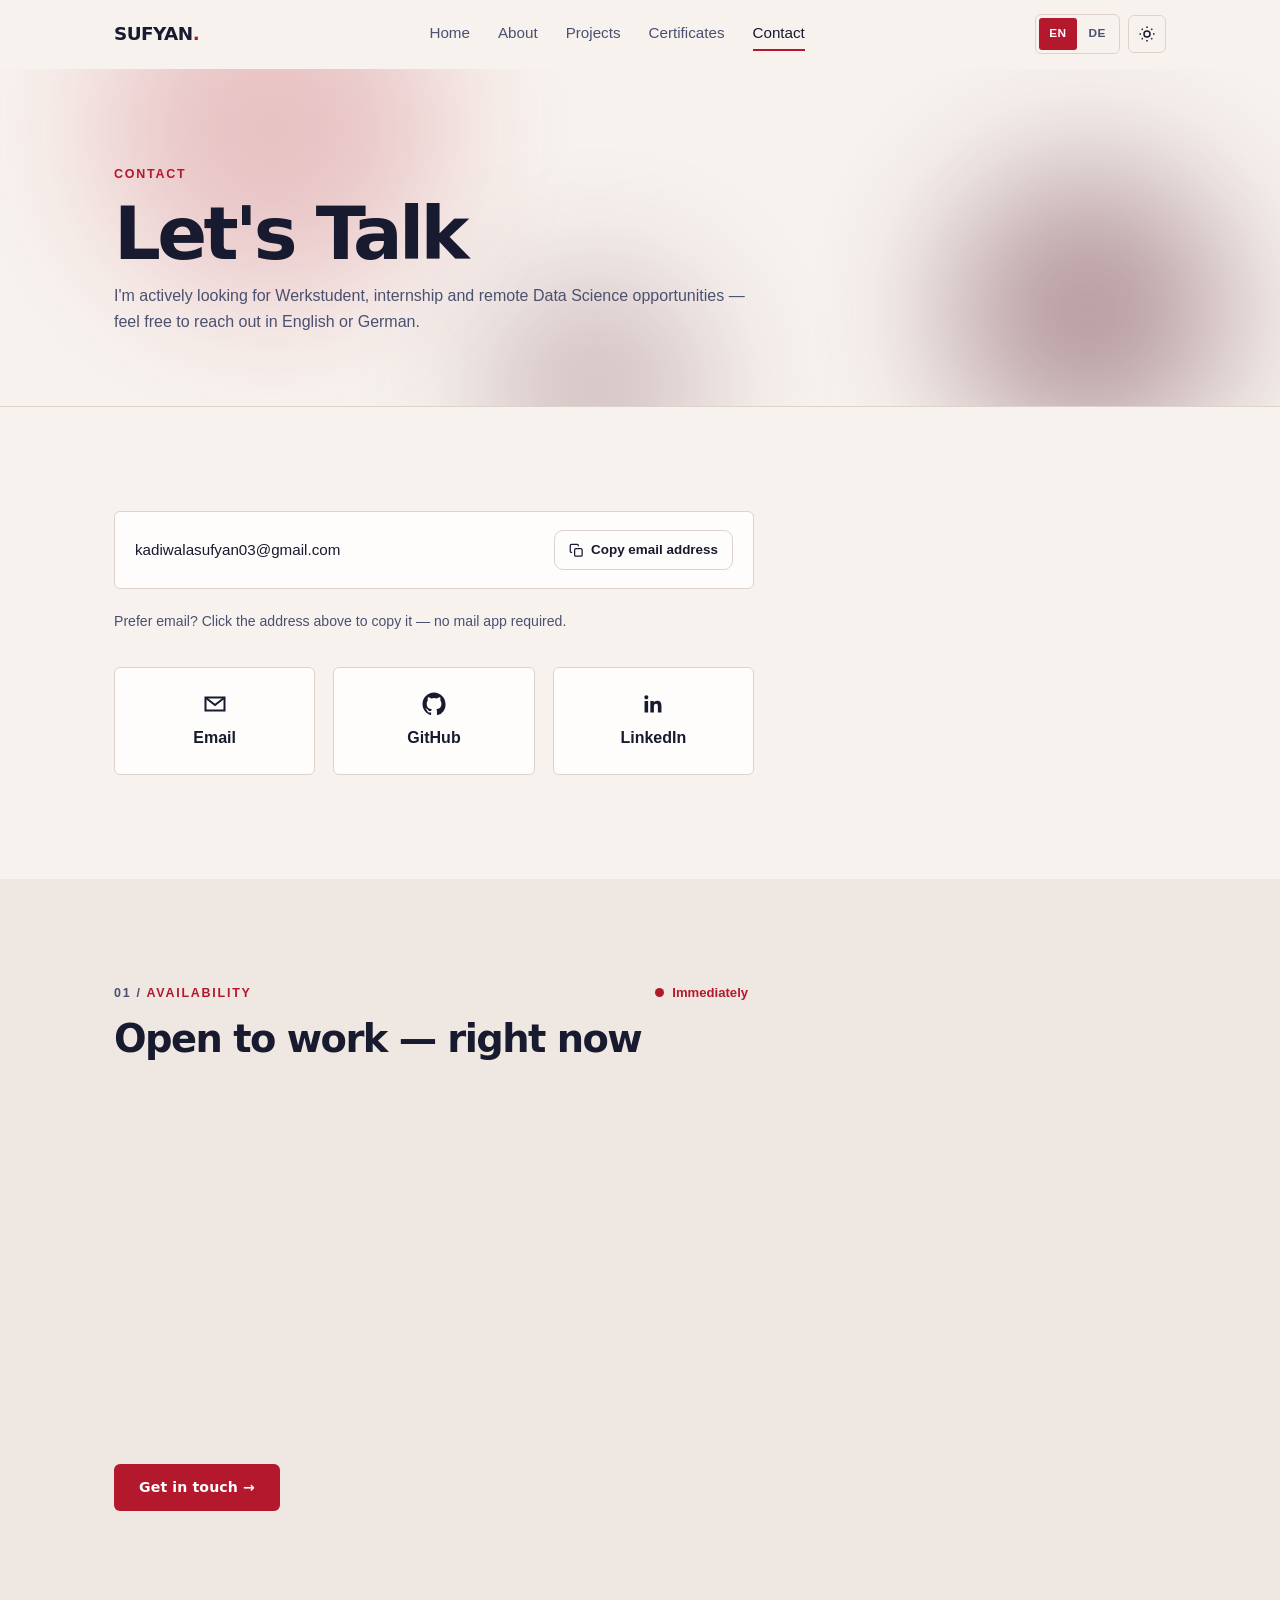
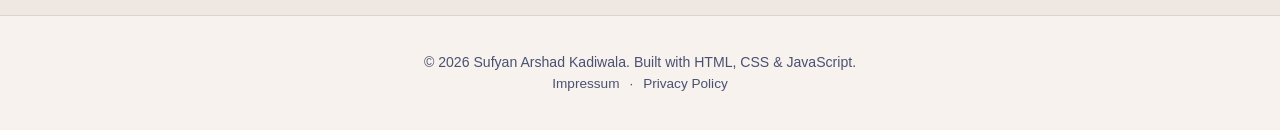
<file: contact.html>
<!DOCTYPE html>
<html lang="en">
<head>
<meta charset="UTF-8" />
<meta name="viewport" content="width=device-width, initial-scale=1.0" />
<title data-i18n="meta.title.contact">Contact — Sufyan Arshad Kadiwala</title>
<meta name="description" data-i18n-content="meta.desc.contact" content="Get in touch with Sufyan Arshad Kadiwala — open to Werkstudent and internship roles in Germany." />
<link rel="canonical" href="https://sufyankadiwala.de/contact" />

<!-- Link previews (LinkedIn, WhatsApp, Slack, email clients) -->
<meta property="og:type" content="website" />
<meta property="og:site_name" content="Sufyan Arshad Kadiwala" />
<meta property="og:locale" content="en_GB" />
<meta property="og:locale:alternate" content="de_DE" />
<meta property="og:title" content="Contact — Sufyan Arshad Kadiwala" />
<meta property="og:description" content="Get in touch with Sufyan Arshad Kadiwala — open to Werkstudent and internship roles in Germany." />
<meta property="og:url" content="https://sufyankadiwala.de/contact" />
<meta property="og:image" content="https://sufyankadiwala.de/assets/og-image.png" />
<meta property="og:image:width" content="1200" />
<meta property="og:image:height" content="630" />
<meta property="og:image:alt" content="Sufyan Arshad Kadiwala — AI &amp; Robotics Master's student, open to Werkstudent roles" />
<meta name="twitter:card" content="summary_large_image" />
<meta name="twitter:title" content="Contact — Sufyan Arshad Kadiwala" />
<meta name="twitter:description" content="Get in touch with Sufyan Arshad Kadiwala — open to Werkstudent and internship roles in Germany." />
<meta name="twitter:image" content="https://sufyankadiwala.de/assets/og-image.png" />
<meta name="theme-color" content="#181a2f" />

<link rel="icon" href="data:image/svg+xml,%3Csvg xmlns='http://www.w3.org/2000/svg' viewBox='0 0 100 100'%3E%3Crect width='100' height='100' rx='20' fill='%23181A2F'/%3E%3Ctext x='50' y='68' font-size='55' font-family='Arial, sans-serif' font-weight='bold' fill='%23FDA481' text-anchor='middle'%3ESK%3C/text%3E%3C/svg%3E" />

<!-- System fonts only (Verdana + Helvetica, see css/style.css) - no font request leaves this origin -->
<link rel="stylesheet" href="css/style.css?v=4cbc00ea" />

<!-- Set theme + language before first paint so there is no flash -->
<script>
(function () {
  var d = document.documentElement;
  d.classList.add("js");
  var theme = "light", lang = "en";
  try {
    theme = localStorage.getItem("theme") ||
      (window.matchMedia("(prefers-color-scheme: dark)").matches ? "dark" : "light");
    lang = localStorage.getItem("lang") ||
      ((navigator.language || "en").slice(0, 2).toLowerCase() === "de" ? "de" : "en");
  } catch (e) {}
  d.setAttribute("data-theme", theme);
  d.setAttribute("data-lang", lang);
  d.setAttribute("lang", lang);
})();
</script>
</head>
<body data-current="contact">

<a class="skip-link" href="#main" data-i18n="nav.skip">Skip to content</a>

<header class="site-header">
  <div class="container nav-inner">
    <a href="index.html" class="logo">Sufyan<span>.</span></a>

    <nav class="nav-links" id="navLinks" aria-label="Main">
      <a href="index.html" data-page="index" data-i18n="nav.home">Home</a>
      <a href="about.html" data-page="about" data-i18n="nav.about">About</a>
      <a href="projects.html" data-page="projects" data-i18n="nav.projects">Projects</a>
      <a href="certificates.html" data-page="certificates" data-i18n="nav.certificates">Certificates</a>
      <a href="contact.html" data-page="contact" data-i18n="nav.contact">Contact</a>
    </nav>

    <div class="nav-actions">
      <div class="lang-switch" role="group" aria-label="Change language" data-i18n-aria="nav.lang">
        <button type="button" data-lang-btn="en" aria-pressed="true">EN</button>
        <button type="button" data-lang-btn="de" aria-pressed="false">DE</button>
      </div>

      <button id="themeToggle" class="icon-btn" aria-label="Toggle dark mode" data-i18n-aria="nav.theme" data-i18n-title="nav.theme" title="Toggle dark mode">
        <svg class="icon icon-sun" viewBox="0 0 24 24" fill="none" stroke="currentColor" stroke-width="2" aria-hidden="true"><circle cx="12" cy="12" r="4"/><path d="M12 2v2M12 20v2M4.93 4.93l1.41 1.41M17.66 17.66l1.41 1.41M2 12h2M20 12h2M4.93 19.07l1.41-1.41M17.66 6.34l1.41-1.41"/></svg>
        <svg class="icon icon-moon" viewBox="0 0 24 24" fill="none" stroke="currentColor" stroke-width="2" aria-hidden="true"><path d="M21 12.79A9 9 0 1 1 11.21 3 7 7 0 0 0 21 12.79z"/></svg>
      </button>

      <button id="menuToggle" class="icon-btn menu-toggle" aria-label="Open menu" data-i18n-aria="nav.menu.open" aria-expanded="false" aria-controls="navLinks">
        <span></span><span></span><span></span>
      </button>
    </div>
  </div>
</header>

<main id="main">

  <section class="section page-hero">
    <div class="aurora-bg" aria-hidden="true"><span></span><span></span><span></span></div>
    <div class="container hero-anim">
      <p class="section-eyebrow" data-i18n="contact.eyebrow">Contact</p>
      <h1 class="section-title" data-i18n="contact.title">Let's Talk</h1>
      <p class="section-intro" data-i18n="contact.intro">I'm actively looking for Werkstudent, internship and remote Data Science opportunities — feel free to reach out in English or German.</p>
    </div>
  </section>

  <section class="section">
    <div class="container">

      <div class="contact-email reveal">
        <!--email_off--><span class="addr" data-email-text>kadiwalasufyan03@gmail.com</span><!--/email_off-->
        <button type="button" class="copy-btn" data-copy-email aria-label="Copy email address" data-i18n-aria="contact.copy">
          <svg class="icon-copy" viewBox="0 0 24 24" fill="none" stroke="currentColor" stroke-width="2" aria-hidden="true"><rect x="9" y="9" width="12" height="12" rx="2"/><path d="M5 15H4a2 2 0 0 1-2-2V4a2 2 0 0 1 2-2h9a2 2 0 0 1 2 2v1"/></svg>
          <svg class="icon-check" viewBox="0 0 24 24" fill="none" stroke="currentColor" stroke-width="2.5" aria-hidden="true"><path d="m4 12 5 5L20 6"/></svg>
          <span data-copy-label data-i18n="contact.copy" aria-live="polite">Copy email address</span>
        </button>
      </div>
      <p class="contact-hint" data-i18n="contact.hint">Prefer email? Click the address above to copy it — no mail app required.</p>

      <div class="contact-grid">
        <!--email_off--><a class="contact-card reveal" href="mailto:kadiwalasufyan03@gmail.com" data-email-link>
          <svg viewBox="0 0 24 24" fill="none" stroke="currentColor" stroke-width="2" aria-hidden="true"><path d="M2.5 5.5h19v13h-19z"/><path d="m3 6 9 7 9-7"/></svg>
          <span data-i18n="contact.email">Email</span>
        </a><!--/email_off-->
        <a class="contact-card reveal" href="https://github.com/sufyan1105" target="_blank" rel="noopener">
          <svg viewBox="0 0 24 24" fill="currentColor" aria-hidden="true"><path d="M12 .5C5.73.5.5 5.73.5 12c0 5.1 3.29 9.4 7.86 10.94.57.1.78-.25.78-.55v-1.94c-3.2.7-3.88-1.54-3.88-1.54-.53-1.34-1.29-1.7-1.29-1.7-1.05-.72.08-.7.08-.7 1.17.08 1.78 1.2 1.78 1.2 1.03 1.78 2.71 1.26 3.37.96.1-.75.4-1.26.73-1.55-2.55-.29-5.24-1.28-5.24-5.68 0-1.26.45-2.28 1.19-3.09-.12-.29-.52-1.46.11-3.04 0 0 .97-.31 3.18 1.18a11 11 0 0 1 5.8 0c2.2-1.49 3.17-1.18 3.17-1.18.64 1.58.24 2.75.12 3.04.74.81 1.18 1.83 1.18 3.09 0 4.41-2.69 5.39-5.25 5.67.41.36.78 1.08.78 2.18v3.23c0 .3.2.66.79.55A10.51 10.51 0 0 0 23.5 12C23.5 5.73 18.27.5 12 .5Z"/></svg>
          <span data-i18n="contact.github">GitHub</span>
        </a>
        <a class="contact-card reveal" href="https://www.linkedin.com/in/sufyan-arshad-kadiwala-a35717290/" target="_blank" rel="noopener">
          <svg viewBox="0 0 24 24" fill="currentColor" aria-hidden="true"><path d="M20.45 20.45h-3.56v-5.57c0-1.33-.02-3.04-1.85-3.04-1.86 0-2.14 1.45-2.14 2.95v5.66H9.34V9h3.42v1.56h.05c.48-.9 1.64-1.85 3.38-1.85 3.6 0 4.27 2.37 4.27 5.46v6.28ZM5.34 7.43a2.07 2.07 0 1 1 0-4.14 2.07 2.07 0 0 1 0 4.14ZM7.12 20.45H3.56V9h3.56v11.45Z"/></svg>
          <span data-i18n="contact.linkedin">LinkedIn</span>
        </a>
      </div>
    </div>
  </section>

  <!-- AVAILABILITY -->
  <section class="section section-alt" id="availability">
    <div class="container">
      <div class="avail-head">
        <div>
          <p class="section-eyebrow" data-i18n="avail.eyebrow">Availability</p>
          <h2 class="section-title" data-i18n="avail.title">Open to work — right now</h2>
        </div>
        <span class="status-dot" data-i18n="avail.start.value">Immediately</span>
      </div>

      <div class="avail-grid">
        <div class="avail-card reveal">
          <p class="label" data-i18n="avail.hours.label">Hours</p>
          <p class="value" data-i18n="avail.hours.value">20 h / week</p>
          <p class="note" data-i18n="avail.hours.note">During the semester, as permitted by my student visa. Full-time during semester breaks.</p>
        </div>
        <div class="avail-card reveal">
          <p class="label" data-i18n="avail.roles.label">Looking for</p>
          <p class="value" data-i18n="avail.roles.value">Werkstudent &middot; Internship</p>
          <p class="note" data-i18n="avail.roles.note">Data Science, Machine Learning, AI — remote or hybrid.</p>
        </div>
        <div class="avail-card reveal">
          <p class="label" data-i18n="avail.location.label">Based in</p>
          <p class="value" data-i18n="avail.location.value">Hof, Bavaria</p>
          <p class="note" data-i18n="avail.location.note">Remote or hybrid suits me best from Hof, and I&#39;m happy to travel for on-site days.</p>
        </div>
        <div class="avail-card reveal">
          <p class="label" data-i18n="avail.lang.label">Languages</p>
          <p class="value" data-i18n="avail.lang.value">German B1 &middot; English C1</p>
          <p class="note" data-i18n="avail.lang.note">Actively improving my German — happy to hold the interview in German.</p>
        </div>
        <div class="avail-card reveal">
          <p class="label" data-i18n="avail.start.label">Start date</p>
          <p class="value" data-i18n="avail.start.value">Immediately</p>
          <p class="note" data-i18n="avail.start.note">Notice period: none. I can start as soon as you need me.</p>
        </div>
      </div>

      <div class="avail-footer">
        <a href="contact.html" class="btn btn-primary" data-i18n="avail.cta">Get in touch &rarr;</a>
      </div>
    </div>
  </section>

</main>

<footer class="site-footer">
  <div class="container footer-inner">
    <p>&copy; <span id="year">2026</span> Sufyan Arshad Kadiwala. <span data-i18n="footer.text">Built with HTML, CSS &amp; JavaScript.</span></p>
    <p class="footer-legal">
      <a href="impressum.html" data-i18n="footer.impressum">Impressum</a>
      <span aria-hidden="true">&middot;</span>
      <a href="datenschutz.html" data-i18n="footer.datenschutz">Datenschutzerkl&auml;rung</a>
    </p>
  </div>
</footer>

<script src="js/i18n.js?v=dec5366c"></script>
<script src="js/script.js?v=fc81e451"></script>
</body>
</html>
</file>
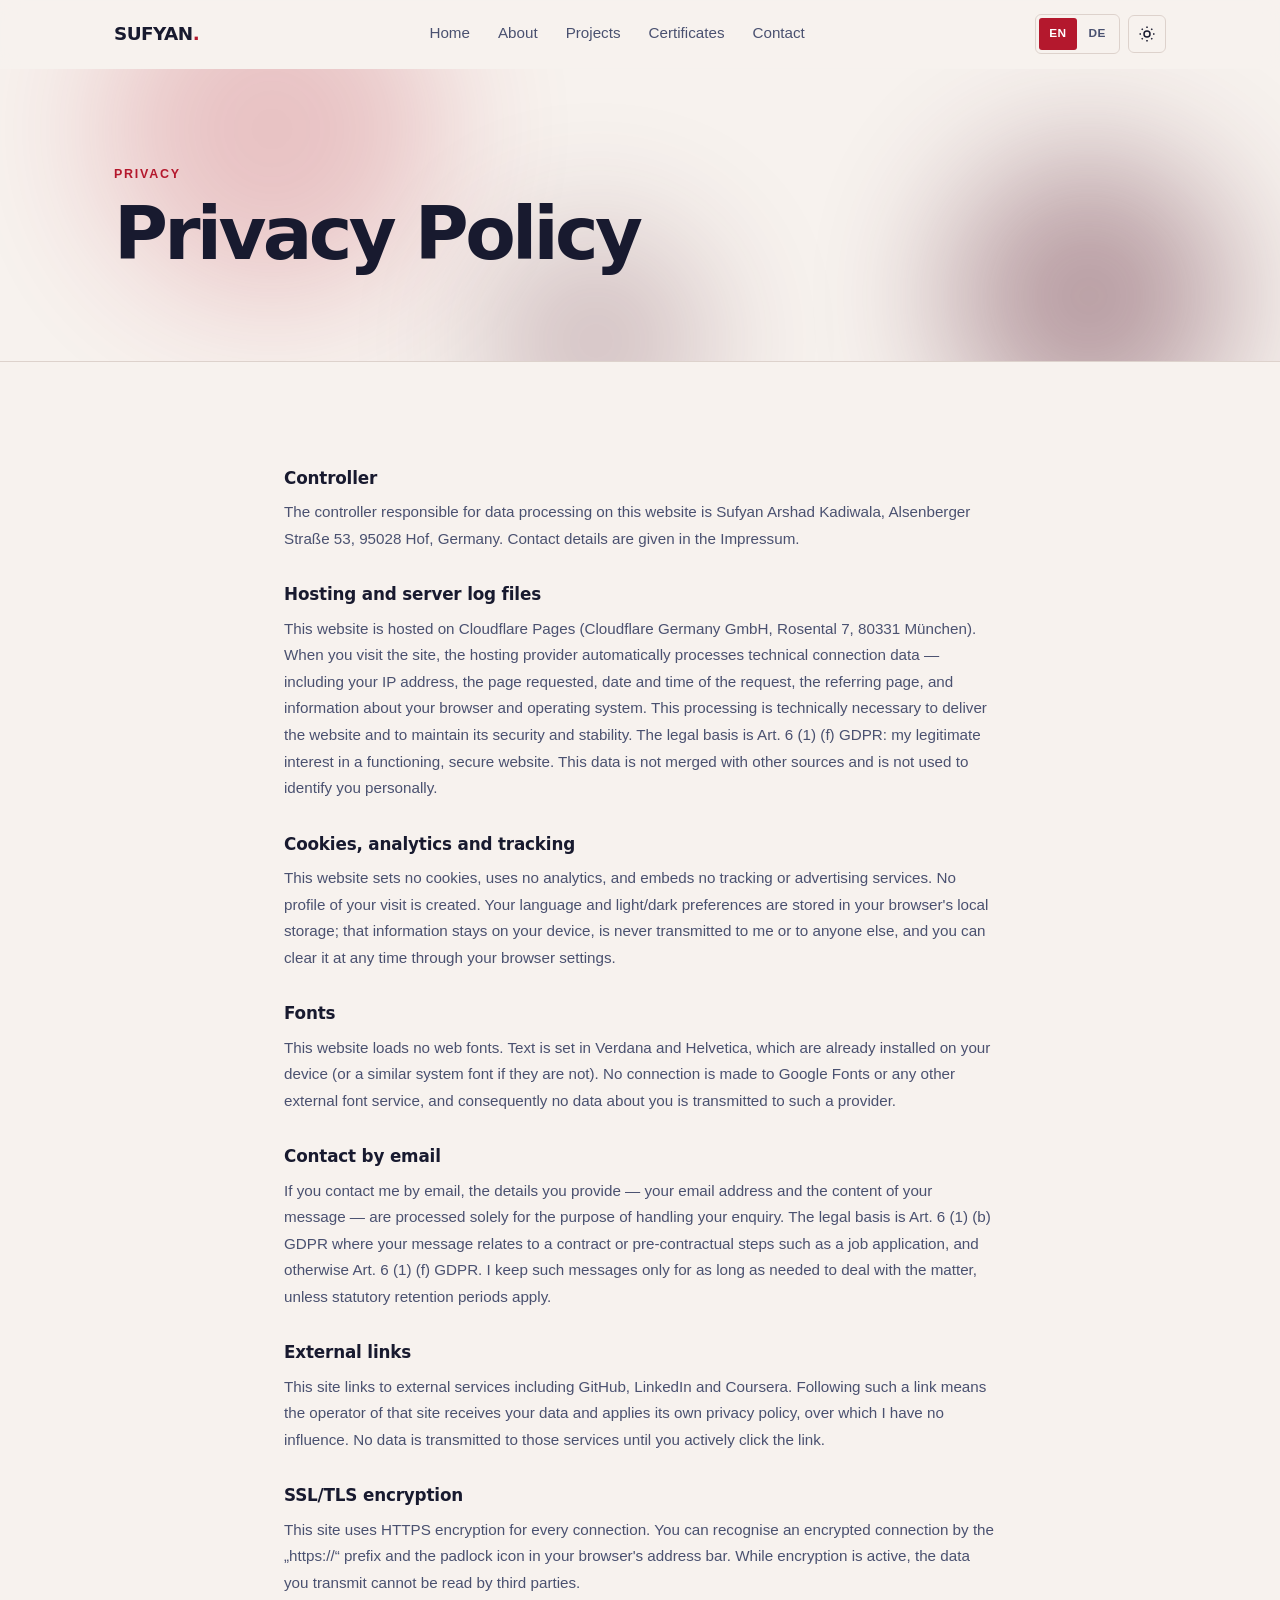
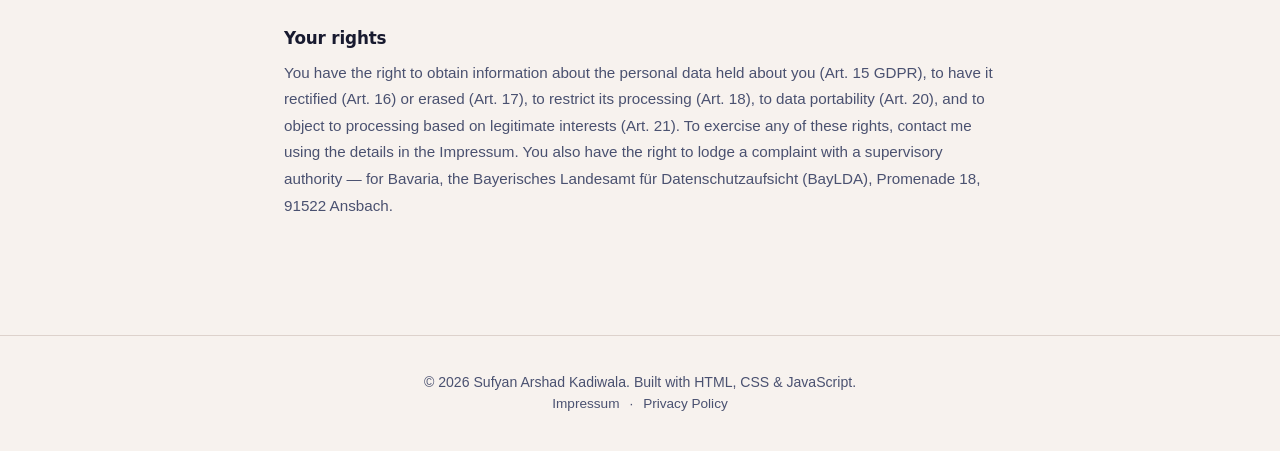
<file: datenschutz.html>
<!DOCTYPE html>
<html lang="en">
<head>
<meta charset="UTF-8" />
<meta name="viewport" content="width=device-width, initial-scale=1.0" />
<title data-i18n="meta.title.datenschutz">Datenschutzerkl&auml;rung — Sufyan Arshad Kadiwala</title>
<meta name="description" data-i18n-content="meta.desc.datenschutz" content="Datenschutzerkl&auml;rung f&uuml;r sufyankadiwala.de gem&auml;&szlig; DSGVO." />
<link rel="canonical" href="https://sufyankadiwala.de/datenschutz" />

<!-- Link previews (LinkedIn, WhatsApp, Slack, email clients) -->
<meta property="og:type" content="website" />
<meta property="og:site_name" content="Sufyan Arshad Kadiwala" />
<meta property="og:locale" content="en_GB" />
<meta property="og:locale:alternate" content="de_DE" />
<meta property="og:title" content="Datenschutzerkl&auml;rung — Sufyan Arshad Kadiwala" />
<meta property="og:description" content="Datenschutzerkl&auml;rung f&uuml;r sufyankadiwala.de gem&auml;&szlig; DSGVO." />
<meta property="og:url" content="https://sufyankadiwala.de/datenschutz" />
<meta property="og:image" content="https://sufyankadiwala.de/assets/og-image.png" />
<meta property="og:image:width" content="1200" />
<meta property="og:image:height" content="630" />
<meta property="og:image:alt" content="Sufyan Arshad Kadiwala — AI &amp; Robotics Master's student, open to Werkstudent roles" />
<meta name="twitter:card" content="summary_large_image" />
<meta name="twitter:title" content="Datenschutzerkl&auml;rung — Sufyan Arshad Kadiwala" />
<meta name="twitter:description" content="Datenschutzerkl&auml;rung f&uuml;r sufyankadiwala.de gem&auml;&szlig; DSGVO." />
<meta name="twitter:image" content="https://sufyankadiwala.de/assets/og-image.png" />
<meta name="theme-color" content="#181a2f" />

<link rel="icon" href="data:image/svg+xml,%3Csvg xmlns='http://www.w3.org/2000/svg' viewBox='0 0 100 100'%3E%3Crect width='100' height='100' rx='20' fill='%23181A2F'/%3E%3Ctext x='50' y='68' font-size='55' font-family='Arial, sans-serif' font-weight='bold' fill='%23FDA481' text-anchor='middle'%3ESK%3C/text%3E%3C/svg%3E" />

<!-- System fonts only (Verdana + Helvetica, see css/style.css) - no font request leaves this origin -->
<link rel="stylesheet" href="css/style.css?v=4cbc00ea" />

<!-- Set theme + language before first paint so there is no flash -->
<script>
(function () {
  var d = document.documentElement;
  d.classList.add("js");
  var theme = "light", lang = "en";
  try {
    theme = localStorage.getItem("theme") ||
      (window.matchMedia("(prefers-color-scheme: dark)").matches ? "dark" : "light");
    lang = localStorage.getItem("lang") ||
      ((navigator.language || "en").slice(0, 2).toLowerCase() === "de" ? "de" : "en");
  } catch (e) {}
  d.setAttribute("data-theme", theme);
  d.setAttribute("data-lang", lang);
  d.setAttribute("lang", lang);
})();
</script>
</head>
<body data-current="datenschutz">

<a class="skip-link" href="#main" data-i18n="nav.skip">Skip to content</a>

<header class="site-header">
  <div class="container nav-inner">
    <a href="index.html" class="logo">Sufyan<span>.</span></a>

    <nav class="nav-links" id="navLinks" aria-label="Main">
      <a href="index.html" data-page="index" data-i18n="nav.home">Home</a>
      <a href="about.html" data-page="about" data-i18n="nav.about">About</a>
      <a href="projects.html" data-page="projects" data-i18n="nav.projects">Projects</a>
      <a href="certificates.html" data-page="certificates" data-i18n="nav.certificates">Certificates</a>
      <a href="contact.html" data-page="contact" data-i18n="nav.contact">Contact</a>
    </nav>

    <div class="nav-actions">
      <div class="lang-switch" role="group" aria-label="Change language" data-i18n-aria="nav.lang">
        <button type="button" data-lang-btn="en" aria-pressed="true">EN</button>
        <button type="button" data-lang-btn="de" aria-pressed="false">DE</button>
      </div>

      <button id="themeToggle" class="icon-btn" aria-label="Toggle dark mode" data-i18n-aria="nav.theme" data-i18n-title="nav.theme" title="Toggle dark mode">
        <svg class="icon icon-sun" viewBox="0 0 24 24" fill="none" stroke="currentColor" stroke-width="2" aria-hidden="true"><circle cx="12" cy="12" r="4"/><path d="M12 2v2M12 20v2M4.93 4.93l1.41 1.41M17.66 17.66l1.41 1.41M2 12h2M20 12h2M4.93 19.07l1.41-1.41M17.66 6.34l1.41-1.41"/></svg>
        <svg class="icon icon-moon" viewBox="0 0 24 24" fill="none" stroke="currentColor" stroke-width="2" aria-hidden="true"><path d="M21 12.79A9 9 0 1 1 11.21 3 7 7 0 0 0 21 12.79z"/></svg>
      </button>

      <button id="menuToggle" class="icon-btn menu-toggle" aria-label="Open menu" data-i18n-aria="nav.menu.open" aria-expanded="false" aria-controls="navLinks">
        <span></span><span></span><span></span>
      </button>
    </div>
  </div>
</header>

<main id="main">

  <section class="section page-hero">
    <div class="aurora-bg" aria-hidden="true"><span></span><span></span><span></span></div>
    <div class="container hero-anim">
      <p class="section-eyebrow" data-i18n="ds.eyebrow">Datenschutz</p>
      <h1 class="section-title" data-i18n="ds.title">Datenschutzerkl&auml;rung</h1>
    </div>
  </section>

  <section class="section">
    <div class="container legal">
      <h2 data-i18n="ds.h.controller">Verantwortlicher</h2>
      <p data-i18n="ds.controller.body">&hellip;</p>

      <h2 data-i18n="ds.h.hosting">Hosting und Server-Logfiles</h2>
      <p data-i18n="ds.hosting.body">&hellip;</p>

      <h2 data-i18n="ds.h.cookies">Cookies, Analyse und Tracking</h2>
      <p data-i18n="ds.cookies.body">&hellip;</p>

      <h2 data-i18n="ds.h.fonts">Schriftarten</h2>
      <p data-i18n="ds.fonts.body">&hellip;</p>

      <h2 data-i18n="ds.h.contact">Kontaktaufnahme per E-Mail</h2>
      <p data-i18n="ds.contact.body">&hellip;</p>

      <h2 data-i18n="ds.h.links">Externe Links</h2>
      <p data-i18n="ds.links.body">&hellip;</p>

      <h2 data-i18n="ds.h.ssl">SSL-/TLS-Verschl&uuml;sselung</h2>
      <p data-i18n="ds.ssl.body">&hellip;</p>

      <h2 data-i18n="ds.h.rights">Ihre Rechte</h2>
      <p data-i18n="ds.rights.body">&hellip;</p>
    </div>
  </section>

</main>

<footer class="site-footer">
  <div class="container footer-inner">
    <p>&copy; <span id="year">2026</span> Sufyan Arshad Kadiwala. <span data-i18n="footer.text">Built with HTML, CSS &amp; JavaScript.</span></p>
    <p class="footer-legal">
      <a href="impressum.html" data-i18n="footer.impressum">Impressum</a>
      <span aria-hidden="true">&middot;</span>
      <a href="datenschutz.html" data-i18n="footer.datenschutz">Datenschutzerkl&auml;rung</a>
    </p>
  </div>
</footer>

<script src="js/i18n.js?v=dec5366c"></script>
<script src="js/script.js?v=fc81e451"></script>
</body>
</html>
</file>
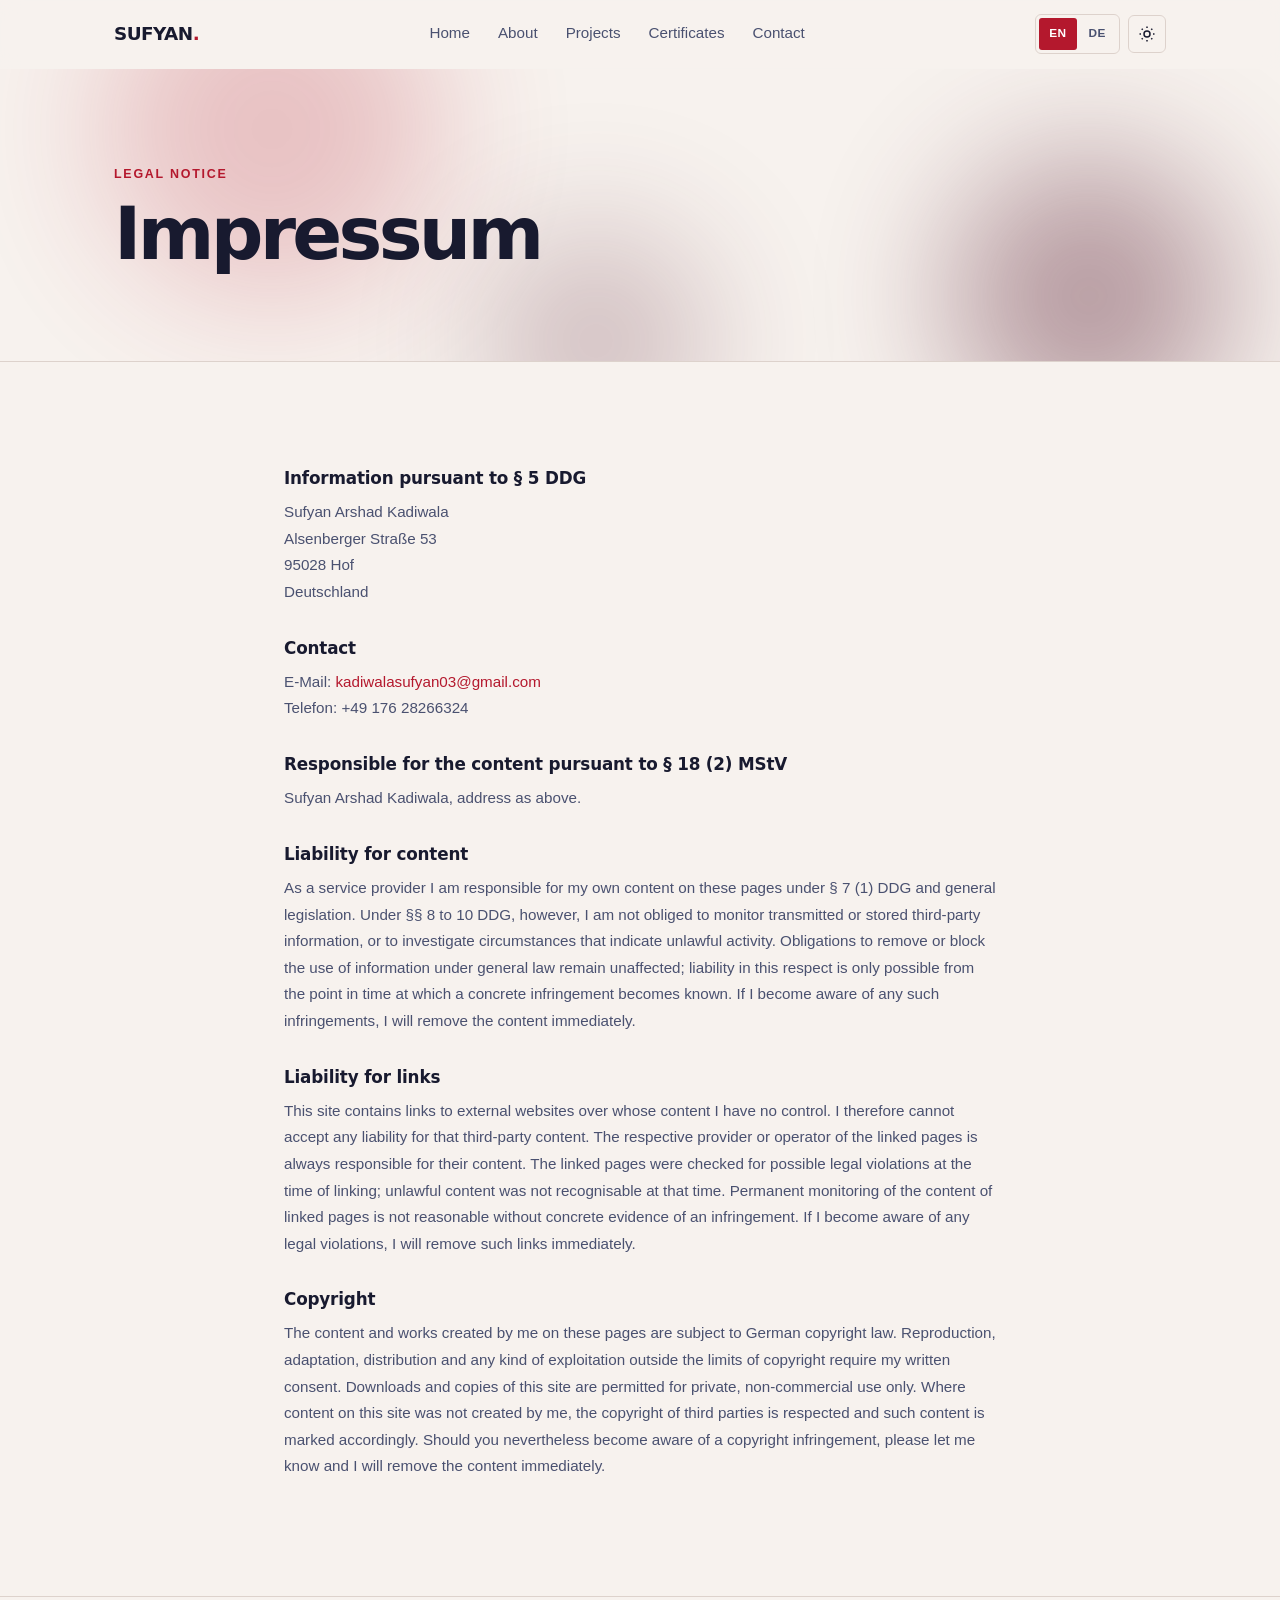
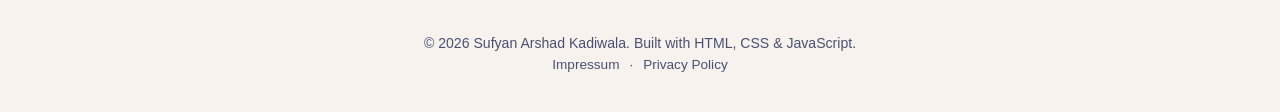
<file: impressum.html>
<!DOCTYPE html>
<html lang="en">
<head>
<meta charset="UTF-8" />
<meta name="viewport" content="width=device-width, initial-scale=1.0" />
<title data-i18n="meta.title.impressum">Impressum — Sufyan Arshad Kadiwala</title>
<meta name="description" data-i18n-content="meta.desc.impressum" content="Impressum gem&auml;&szlig; § 5 DDG." />
<link rel="canonical" href="https://sufyankadiwala.de/impressum" />

<!-- Link previews (LinkedIn, WhatsApp, Slack, email clients) -->
<meta property="og:type" content="website" />
<meta property="og:site_name" content="Sufyan Arshad Kadiwala" />
<meta property="og:locale" content="en_GB" />
<meta property="og:locale:alternate" content="de_DE" />
<meta property="og:title" content="Impressum — Sufyan Arshad Kadiwala" />
<meta property="og:description" content="Impressum gem&auml;&szlig; § 5 DDG." />
<meta property="og:url" content="https://sufyankadiwala.de/impressum" />
<meta property="og:image" content="https://sufyankadiwala.de/assets/og-image.png" />
<meta property="og:image:width" content="1200" />
<meta property="og:image:height" content="630" />
<meta property="og:image:alt" content="Sufyan Arshad Kadiwala — AI &amp; Robotics Master's student, open to Werkstudent roles" />
<meta name="twitter:card" content="summary_large_image" />
<meta name="twitter:title" content="Impressum — Sufyan Arshad Kadiwala" />
<meta name="twitter:description" content="Impressum gem&auml;&szlig; § 5 DDG." />
<meta name="twitter:image" content="https://sufyankadiwala.de/assets/og-image.png" />
<meta name="theme-color" content="#181a2f" />

<link rel="icon" href="data:image/svg+xml,%3Csvg xmlns='http://www.w3.org/2000/svg' viewBox='0 0 100 100'%3E%3Crect width='100' height='100' rx='20' fill='%23181A2F'/%3E%3Ctext x='50' y='68' font-size='55' font-family='Arial, sans-serif' font-weight='bold' fill='%23FDA481' text-anchor='middle'%3ESK%3C/text%3E%3C/svg%3E" />

<!-- System fonts only (Verdana + Helvetica, see css/style.css) - no font request leaves this origin -->
<link rel="stylesheet" href="css/style.css?v=4cbc00ea" />

<!-- Set theme + language before first paint so there is no flash -->
<script>
(function () {
  var d = document.documentElement;
  d.classList.add("js");
  var theme = "light", lang = "en";
  try {
    theme = localStorage.getItem("theme") ||
      (window.matchMedia("(prefers-color-scheme: dark)").matches ? "dark" : "light");
    lang = localStorage.getItem("lang") ||
      ((navigator.language || "en").slice(0, 2).toLowerCase() === "de" ? "de" : "en");
  } catch (e) {}
  d.setAttribute("data-theme", theme);
  d.setAttribute("data-lang", lang);
  d.setAttribute("lang", lang);
})();
</script>
</head>
<body data-current="impressum">

<a class="skip-link" href="#main" data-i18n="nav.skip">Skip to content</a>

<header class="site-header">
  <div class="container nav-inner">
    <a href="index.html" class="logo">Sufyan<span>.</span></a>

    <nav class="nav-links" id="navLinks" aria-label="Main">
      <a href="index.html" data-page="index" data-i18n="nav.home">Home</a>
      <a href="about.html" data-page="about" data-i18n="nav.about">About</a>
      <a href="projects.html" data-page="projects" data-i18n="nav.projects">Projects</a>
      <a href="certificates.html" data-page="certificates" data-i18n="nav.certificates">Certificates</a>
      <a href="contact.html" data-page="contact" data-i18n="nav.contact">Contact</a>
    </nav>

    <div class="nav-actions">
      <div class="lang-switch" role="group" aria-label="Change language" data-i18n-aria="nav.lang">
        <button type="button" data-lang-btn="en" aria-pressed="true">EN</button>
        <button type="button" data-lang-btn="de" aria-pressed="false">DE</button>
      </div>

      <button id="themeToggle" class="icon-btn" aria-label="Toggle dark mode" data-i18n-aria="nav.theme" data-i18n-title="nav.theme" title="Toggle dark mode">
        <svg class="icon icon-sun" viewBox="0 0 24 24" fill="none" stroke="currentColor" stroke-width="2" aria-hidden="true"><circle cx="12" cy="12" r="4"/><path d="M12 2v2M12 20v2M4.93 4.93l1.41 1.41M17.66 17.66l1.41 1.41M2 12h2M20 12h2M4.93 19.07l1.41-1.41M17.66 6.34l1.41-1.41"/></svg>
        <svg class="icon icon-moon" viewBox="0 0 24 24" fill="none" stroke="currentColor" stroke-width="2" aria-hidden="true"><path d="M21 12.79A9 9 0 1 1 11.21 3 7 7 0 0 0 21 12.79z"/></svg>
      </button>

      <button id="menuToggle" class="icon-btn menu-toggle" aria-label="Open menu" data-i18n-aria="nav.menu.open" aria-expanded="false" aria-controls="navLinks">
        <span></span><span></span><span></span>
      </button>
    </div>
  </div>
</header>

<main id="main">

  <section class="section page-hero">
    <div class="aurora-bg" aria-hidden="true"><span></span><span></span><span></span></div>
    <div class="container hero-anim">
      <p class="section-eyebrow" data-i18n="imp.eyebrow">Legal notice</p>
      <h1 class="section-title" data-i18n="imp.title">Impressum</h1>
    </div>
  </section>

  <section class="section">
    <div class="container legal">
      <h2 data-i18n="imp.h.provider">Angaben gem&auml;&szlig; &sect; 5 DDG</h2>
      <p>
        Sufyan Arshad Kadiwala<br />
        Alsenberger Stra&szlig;e 53<br />
        95028 Hof<br />
        Deutschland
      </p>

      <h2 data-i18n="imp.h.contact">Kontakt</h2>
      <p>
        <!--email_off-->E-Mail: <a href="mailto:kadiwalasufyan03@gmail.com" data-email-link><span data-email-text>kadiwalasufyan03@gmail.com</span></a><!--/email_off--><br />
        Telefon: +49 176 28266324
      </p>

      <h2 data-i18n="imp.h.responsible">Verantwortlich f&uuml;r den Inhalt nach &sect; 18 Abs. 2 MStV</h2>
      <p data-i18n="imp.responsible.body">Sufyan Arshad Kadiwala, Anschrift wie oben.</p>

      <h2 data-i18n="imp.h.liability">Haftung f&uuml;r Inhalte</h2>
      <p data-i18n="imp.liability.body">&hellip;</p>

      <h2 data-i18n="imp.h.links">Haftung f&uuml;r Links</h2>
      <p data-i18n="imp.links.body">&hellip;</p>

      <h2 data-i18n="imp.h.copyright">Urheberrecht</h2>
      <p data-i18n="imp.copyright.body">&hellip;</p>
    </div>
  </section>

</main>

<footer class="site-footer">
  <div class="container footer-inner">
    <p>&copy; <span id="year">2026</span> Sufyan Arshad Kadiwala. <span data-i18n="footer.text">Built with HTML, CSS &amp; JavaScript.</span></p>
    <p class="footer-legal">
      <a href="impressum.html" data-i18n="footer.impressum">Impressum</a>
      <span aria-hidden="true">&middot;</span>
      <a href="datenschutz.html" data-i18n="footer.datenschutz">Datenschutzerkl&auml;rung</a>
    </p>
  </div>
</footer>

<script src="js/i18n.js?v=dec5366c"></script>
<script src="js/script.js?v=fc81e451"></script>
</body>
</html>
</file>
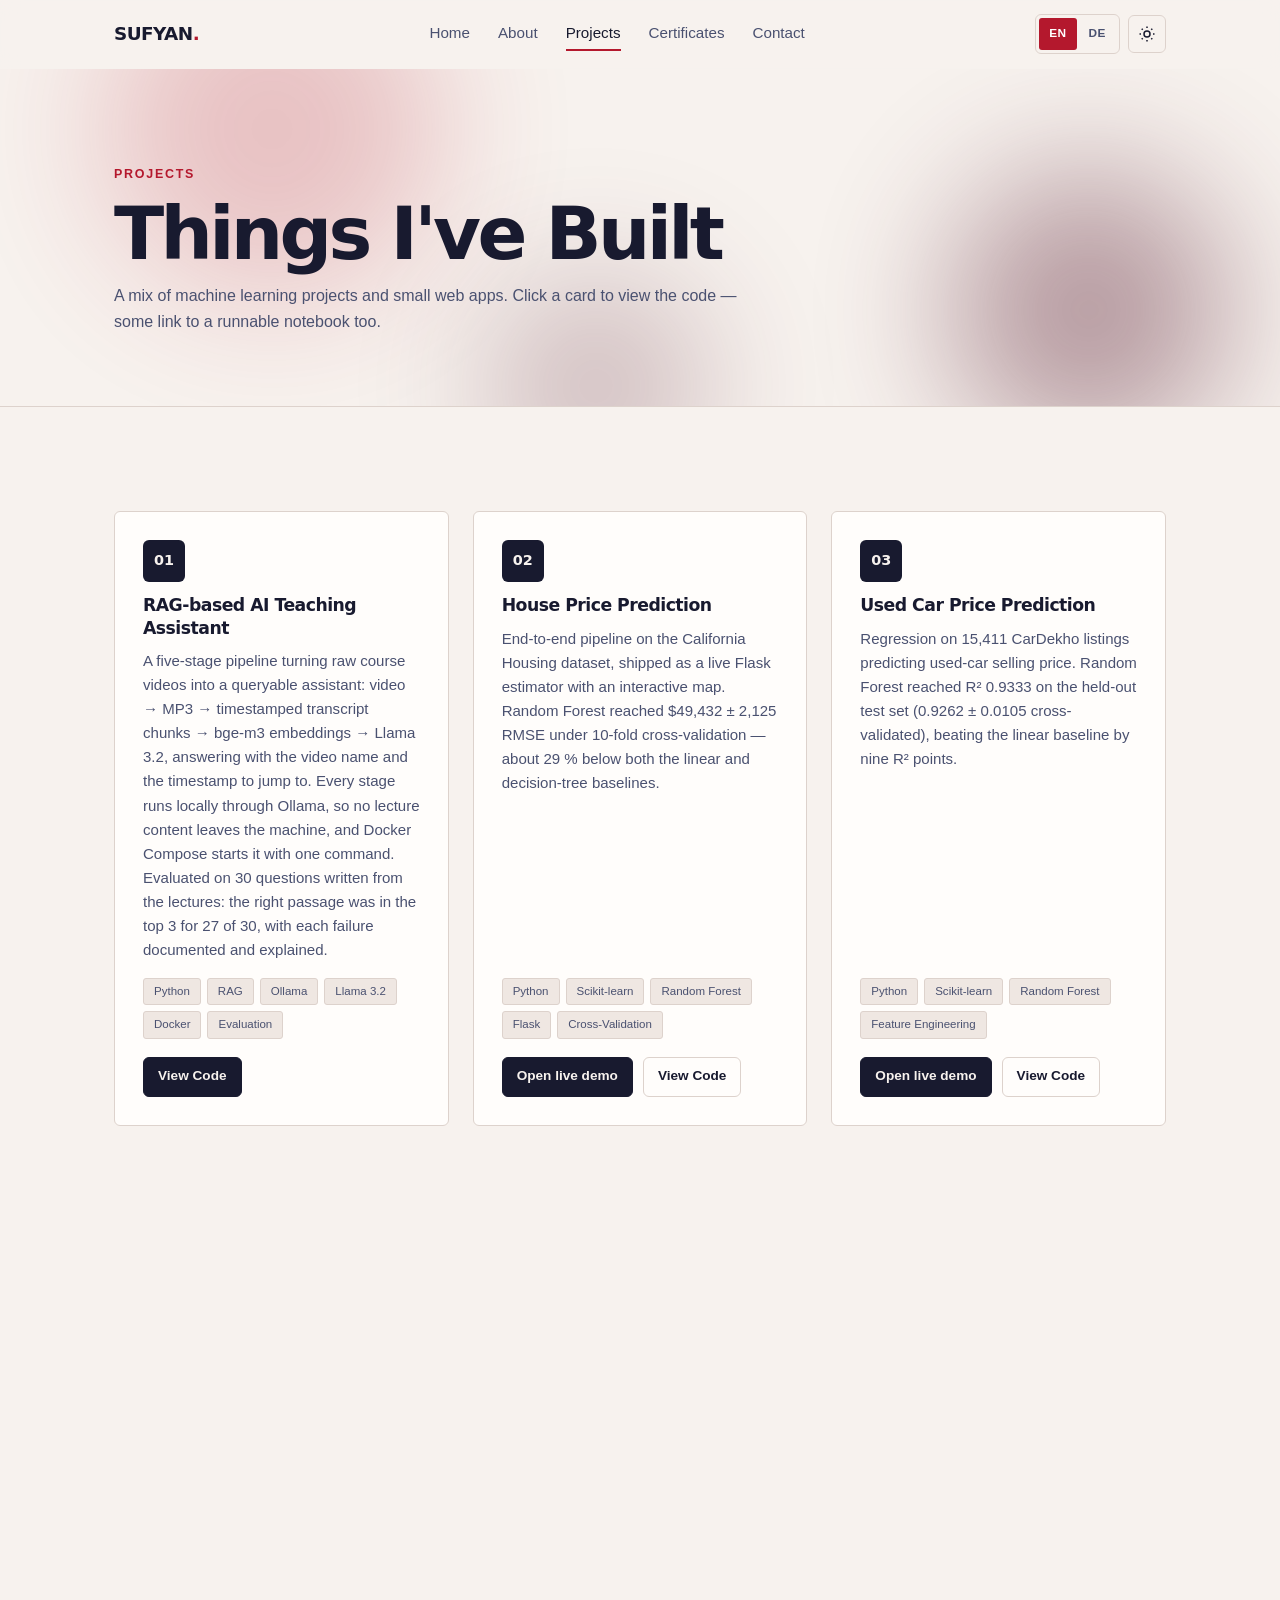
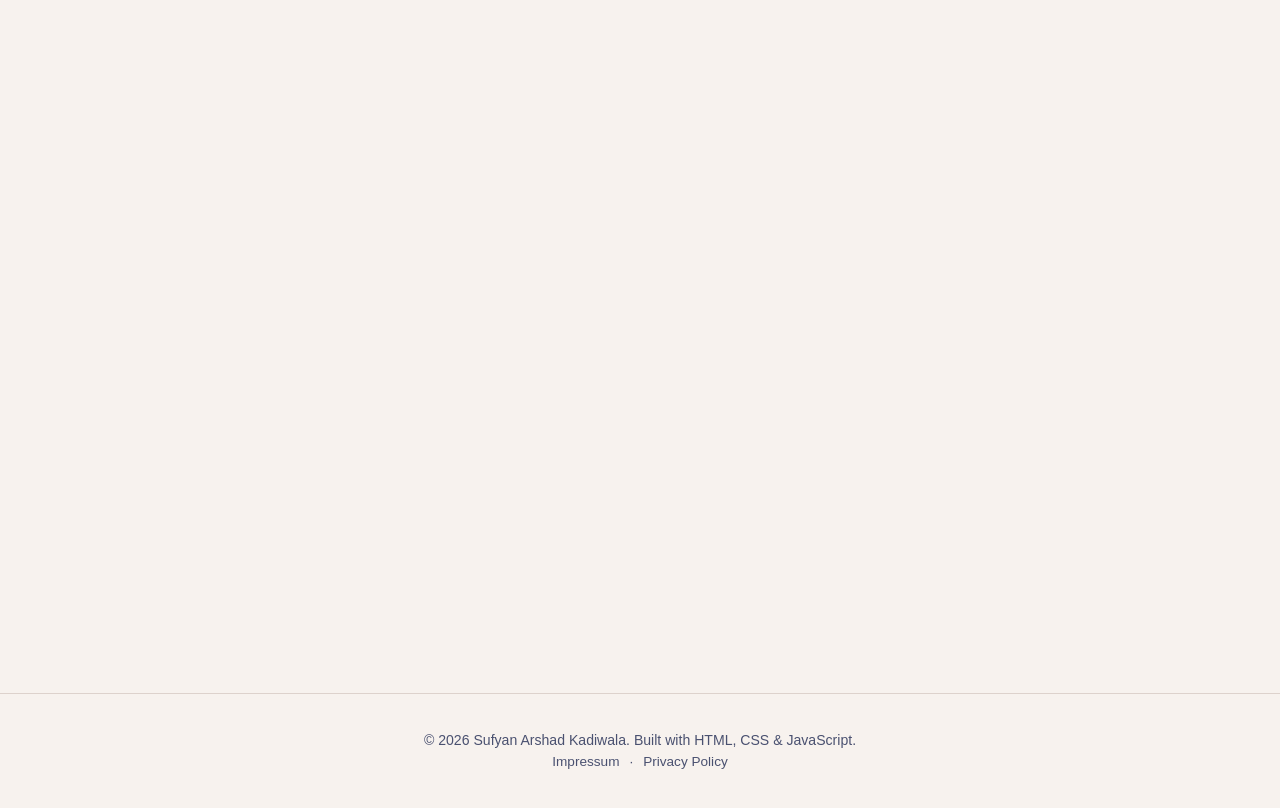
<file: projects.html>
<!DOCTYPE html>
<html lang="en">
<head>
<meta charset="UTF-8" />
<meta name="viewport" content="width=device-width, initial-scale=1.0" />
<title data-i18n="meta.title.projects">Projects — Sufyan Arshad Kadiwala</title>
<meta name="description" data-i18n-content="meta.desc.projects" content="Data science and machine learning projects by Sufyan Arshad Kadiwala." />
<link rel="canonical" href="https://sufyankadiwala.de/projects" />

<!-- Link previews (LinkedIn, WhatsApp, Slack, email clients) -->
<meta property="og:type" content="website" />
<meta property="og:site_name" content="Sufyan Arshad Kadiwala" />
<meta property="og:locale" content="en_GB" />
<meta property="og:locale:alternate" content="de_DE" />
<meta property="og:title" content="Projects — Sufyan Arshad Kadiwala" />
<meta property="og:description" content="Data science and machine learning projects by Sufyan Arshad Kadiwala." />
<meta property="og:url" content="https://sufyankadiwala.de/projects" />
<meta property="og:image" content="https://sufyankadiwala.de/assets/og-image.png" />
<meta property="og:image:width" content="1200" />
<meta property="og:image:height" content="630" />
<meta property="og:image:alt" content="Sufyan Arshad Kadiwala — AI &amp; Robotics Master's student, open to Werkstudent roles" />
<meta name="twitter:card" content="summary_large_image" />
<meta name="twitter:title" content="Projects — Sufyan Arshad Kadiwala" />
<meta name="twitter:description" content="Data science and machine learning projects by Sufyan Arshad Kadiwala." />
<meta name="twitter:image" content="https://sufyankadiwala.de/assets/og-image.png" />
<meta name="theme-color" content="#181a2f" />

<link rel="icon" href="data:image/svg+xml,%3Csvg xmlns='http://www.w3.org/2000/svg' viewBox='0 0 100 100'%3E%3Crect width='100' height='100' rx='20' fill='%23181A2F'/%3E%3Ctext x='50' y='68' font-size='55' font-family='Arial, sans-serif' font-weight='bold' fill='%23FDA481' text-anchor='middle'%3ESK%3C/text%3E%3C/svg%3E" />

<!-- System fonts only (Verdana + Helvetica, see css/style.css) - no font request leaves this origin -->
<link rel="stylesheet" href="css/style.css?v=4cbc00ea" />

<!-- Set theme + language before first paint so there is no flash -->
<script>
(function () {
  var d = document.documentElement;
  d.classList.add("js");
  var theme = "light", lang = "en";
  try {
    theme = localStorage.getItem("theme") ||
      (window.matchMedia("(prefers-color-scheme: dark)").matches ? "dark" : "light");
    lang = localStorage.getItem("lang") ||
      ((navigator.language || "en").slice(0, 2).toLowerCase() === "de" ? "de" : "en");
  } catch (e) {}
  d.setAttribute("data-theme", theme);
  d.setAttribute("data-lang", lang);
  d.setAttribute("lang", lang);
})();
</script>
</head>
<body data-current="projects">

<a class="skip-link" href="#main" data-i18n="nav.skip">Skip to content</a>

<header class="site-header">
  <div class="container nav-inner">
    <a href="index.html" class="logo">Sufyan<span>.</span></a>

    <nav class="nav-links" id="navLinks" aria-label="Main">
      <a href="index.html" data-page="index" data-i18n="nav.home">Home</a>
      <a href="about.html" data-page="about" data-i18n="nav.about">About</a>
      <a href="projects.html" data-page="projects" data-i18n="nav.projects">Projects</a>
      <a href="certificates.html" data-page="certificates" data-i18n="nav.certificates">Certificates</a>
      <a href="contact.html" data-page="contact" data-i18n="nav.contact">Contact</a>
    </nav>

    <div class="nav-actions">
      <div class="lang-switch" role="group" aria-label="Change language" data-i18n-aria="nav.lang">
        <button type="button" data-lang-btn="en" aria-pressed="true">EN</button>
        <button type="button" data-lang-btn="de" aria-pressed="false">DE</button>
      </div>

      <button id="themeToggle" class="icon-btn" aria-label="Toggle dark mode" data-i18n-aria="nav.theme" data-i18n-title="nav.theme" title="Toggle dark mode">
        <svg class="icon icon-sun" viewBox="0 0 24 24" fill="none" stroke="currentColor" stroke-width="2" aria-hidden="true"><circle cx="12" cy="12" r="4"/><path d="M12 2v2M12 20v2M4.93 4.93l1.41 1.41M17.66 17.66l1.41 1.41M2 12h2M20 12h2M4.93 19.07l1.41-1.41M17.66 6.34l1.41-1.41"/></svg>
        <svg class="icon icon-moon" viewBox="0 0 24 24" fill="none" stroke="currentColor" stroke-width="2" aria-hidden="true"><path d="M21 12.79A9 9 0 1 1 11.21 3 7 7 0 0 0 21 12.79z"/></svg>
      </button>

      <button id="menuToggle" class="icon-btn menu-toggle" aria-label="Open menu" data-i18n-aria="nav.menu.open" aria-expanded="false" aria-controls="navLinks">
        <span></span><span></span><span></span>
      </button>
    </div>
  </div>
</header>

<main id="main">

  <section class="section page-hero">
    <div class="aurora-bg" aria-hidden="true"><span></span><span></span><span></span></div>
    <div class="container hero-anim">
      <p class="section-eyebrow" data-i18n="projects.eyebrow">Projects</p>
      <h1 class="section-title" data-i18n="projects.title">Things I've Built</h1>
      <p class="section-intro" data-i18n="projects.intro">A mix of machine learning projects and small web apps. Click a card to view the code — some link to a runnable notebook too.</p>
    </div>
  </section>

  <section class="section">
    <div class="container">
      <noscript><p class="nojs-note" data-i18n="footer.nojs">This site needs JavaScript for the language toggle and the project list. Everything else works without it.</p></noscript>
      <h2 class="sr-only" data-i18n="projects.list">All projects</h2>
      <div class="project-grid" id="projectGrid"></div>
    </div>
  </section>

</main>

<footer class="site-footer">
  <div class="container footer-inner">
    <p>&copy; <span id="year">2026</span> Sufyan Arshad Kadiwala. <span data-i18n="footer.text">Built with HTML, CSS &amp; JavaScript.</span></p>
    <p class="footer-legal">
      <a href="impressum.html" data-i18n="footer.impressum">Impressum</a>
      <span aria-hidden="true">&middot;</span>
      <a href="datenschutz.html" data-i18n="footer.datenschutz">Datenschutzerkl&auml;rung</a>
    </p>
  </div>
</footer>

<script src="js/i18n.js?v=dec5366c"></script>
<script src="js/script.js?v=fc81e451"></script>
</body>
</html>
</file>
<file: css/style.css>
/* ---------- Type ----------
   Verdana carries everything that matters (name, headings, key values,
   buttons); Helvetica carries the rest. Both are system fonts, so nothing
   is downloaded and no request leaves this origin.
   ---------------------------------------- */

/* ---------- Reset & base ---------- */
*, *::before, *::after { box-sizing: border-box; }
html { scroll-behavior: smooth; }
img { max-width: 100%; display: block; }
a { text-decoration: none; color: inherit; }
ul { list-style: none; margin: 0; padding: 0; }
button { font: inherit; cursor: pointer; }

/* ---------- Theme tokens ---------- */
:root {
  --font-display: Verdana, Geneva, 'DejaVu Sans', sans-serif;
  --font-body: 'Helvetica Neue', Helvetica, Arial, sans-serif;
  --bg: #f7f2ee;
  --bg-alt: #efe7e2;
  --text: #181a2f;
  --text-muted: #4a5170;
  --border: #ddd2cc;
  --card: #fffdfb;
  --accent: #b4182d;
  --accent-2: #54162b;
  --accent-contrast: #ffffff;
  --shadow: 0 10px 30px -12px rgba(24, 26, 47, 0.18);
  --radius: 6px;
  --max-width: 1100px;
  --ease: cubic-bezier(.16, 1, .3, 1);
}

[data-theme="dark"] {
  --bg: #181a2f;
  --bg-alt: #1d2139;
  --text: #f4ece7;
  --text-muted: #aab1c8;
  --border: #37415c;
  --card: #242e49;
  --accent: #fda481;
  --accent-2: #b4182d;
  --accent-contrast: #181a2f;
  --shadow: 0 12px 32px -10px rgba(0, 0, 0, 0.55);
}
.hero, .page-hero { border-bottom: 1px solid var(--border); }

body {
  margin: 0;
  font-family: var(--font-body);
  line-height: 1.5;
  background: var(--bg);
  color: var(--text);
  /* the opacity leg is the cross-fade while the language swaps */
  transition: background .25s ease, color .25s ease, opacity .14s ease;
  -webkit-font-smoothing: antialiased;
}

h1, h2, h3, .logo, .btn, .hero-word, .avail-card .value, .project-icon {
  font-family: var(--font-display);
}
::selection { background: var(--accent); color: var(--accent-contrast); }
:focus-visible { outline: 2px solid var(--accent); outline-offset: 3px; }

.container {
  max-width: var(--max-width);
  margin: 0 auto;
  padding: 0 24px;
}

.skip-link {
  position: absolute;
  left: -999px;
  top: 0;
  background: var(--accent);
  color: var(--accent-contrast);
  padding: 10px 16px;
  border-radius: 0 0 8px 0;
  z-index: 100;
}
.skip-link:focus { left: 0; }

/* Present in the document outline and to screen readers, but not drawn. */
.sr-only {
  position: absolute; width: 1px; height: 1px; padding: 0; margin: -1px;
  overflow: hidden; clip: rect(0 0 0 0); white-space: nowrap; border: 0;
}

/* ---------- Header ---------- */
.site-header {
  position: sticky;
  top: 0;
  z-index: 50;
  background: color-mix(in srgb, var(--bg) 90%, transparent);
  backdrop-filter: blur(10px);
  border-bottom: 1px solid transparent;
  transition: box-shadow .4s var(--ease), border-color .4s ease;
}
.site-header.scrolled {
  border-color: var(--border);
  box-shadow: 0 8px 24px rgba(20, 20, 31, 0.06);
}
[data-theme="dark"] .site-header.scrolled { box-shadow: 0 8px 24px rgba(0, 0, 0, 0.4); }

.scroll-progress {
  position: fixed;
  top: 0; left: 0;
  height: 3px;
  width: 0%;
  background: var(--accent);
  z-index: 999;
  transition: width .12s linear;
}
.nav-inner {
  display: flex;
  flex-wrap: wrap;
  align-items: center;
  justify-content: space-between;
  gap: 10px 28px;
  /* keep the .container side padding — without it the logo sits flush
     against the screen edge on narrow viewports */
  padding: 14px 24px;
}
.logo {
  font-weight: 700;
  font-size: 1.15rem;
  letter-spacing: -0.03em;
  text-transform: uppercase;
}
.logo span {
  color: var(--accent);
  display: inline-block;
  transition: transform .35s var(--ease);
}
.logo:hover span { transform: scale(1.5) rotate(12deg); }

.nav-links {
  display: flex;
  flex-wrap: wrap;
  gap: 10px 28px;
}
.nav-links a {
  font-weight: 500;
  font-size: 0.95rem;
  color: var(--text-muted);
  position: relative;
  padding: 6px 0;
  transition: color .2s ease;
}
.nav-links a:hover { color: var(--text); }
.nav-links a::after {
  content: "";
  position: absolute;
  left: 0; right: 100%;
  bottom: 0;
  height: 2px;
  background: var(--accent);
  transition: right .25s ease;
}
.nav-links a:hover::after { right: 0; }

.nav-actions { display: flex; align-items: center; gap: 8px; }
.icon-btn {
  display: inline-flex;
  align-items: center;
  justify-content: center;
  width: 38px; height: 38px;
  border-radius: var(--radius);
  border: 1px solid var(--border);
  background: transparent;
  color: var(--text);
  position: relative;
  transition: transform .2s ease, border-color .2s ease, color .2s ease;
}
.icon-btn:hover { border-color: var(--accent); color: var(--accent); transform: translateY(-2px); }
.icon-btn svg { width: 18px; height: 18px; }
.icon-btn svg.icon {
  position: absolute; inset: 0; margin: auto;
  transition: transform .5s var(--ease), opacity .35s ease;
}
.icon-sun { opacity: 1; transform: rotate(0deg) scale(1); }
.icon-moon { opacity: 0; transform: rotate(-90deg) scale(.4); }
[data-theme="dark"] .icon-sun { opacity: 0; transform: rotate(90deg) scale(.4); }
[data-theme="dark"] .icon-moon { opacity: 1; transform: rotate(0deg) scale(1); }


/* ---------- Buttons ---------- */
.btn {
  display: inline-flex;
  align-items: center;
  justify-content: center;
  min-height: 46px;
  padding: 12px 24px;
  border-radius: var(--radius);
  font-weight: 700;
  font-size: 0.88rem;
  letter-spacing: 0.01em;
  border: 1px solid transparent;
  transition: transform .25s var(--ease), box-shadow .25s var(--ease), background .2s ease, border-color .2s ease, color .2s ease;
}
.btn:hover { transform: translate(-3px, -3px); box-shadow: 3px 3px 0 var(--text); }
.btn:active { transform: translate(0, 0); box-shadow: none; }
.btn-primary {
  background: var(--accent);
  color: var(--accent-contrast);
}
.btn-ghost {
  background: transparent;
  border-color: var(--text);
  color: var(--text);
}
.btn-ghost:hover { border-color: var(--accent); color: var(--accent); box-shadow: 3px 3px 0 var(--accent); }

/* ---------- Hero ---------- */
.hero { padding: 0 0 96px; position: relative; overflow: hidden; }
.hero-stage {
  position: relative;
  height: clamp(380px, 58vw, 660px);
  overflow: hidden;
}
.hero-word {
  position: absolute;
  left: 0; right: 0;
  bottom: 13%;
  margin: 0;
  text-align: center;
  white-space: nowrap;
  font-size: min(22vw, 360px);
  font-weight: 700;
  line-height: .74;
  letter-spacing: -0.045em;
  opacity: 0;
  animation: wordIn 1.2s var(--ease) .1s forwards;
  /* scroll: the word rises and grows; mouse: it drifts against the cursor */
  translate: calc((50% - var(--mx, 50%)) * .04) calc(var(--p, 0) * -38%);
  scale: calc(1 + var(--p, 0) * .18);
}
.hero-word span {
  display: inline-block;
  background: linear-gradient(180deg, var(--text) 35%, var(--accent));
  -webkit-background-clip: text;
  background-clip: text;
  color: transparent;
  /* letters split outward from the centre (between F and Y) on scroll */
  translate: calc(var(--p, 0) * var(--s) * 7vw) 0;
  will-change: translate;
}
.hero-word span:nth-child(1) { --s: -3; }
.hero-word span:nth-child(2) { --s: -2; }
.hero-word span:nth-child(3) { --s: -1; }
.hero-word span:nth-child(4) { --s: 1; }
.hero-word span:nth-child(5) { --s: 2; }
.hero-word span:nth-child(6) { --s: 3; }
/* slow breathing glow behind the portrait keeps the stage alive at rest */
.hero-stage::before {
  content: "";
  position: absolute;
  left: 50%; bottom: -20%;
  width: min(70vw, 760px); aspect-ratio: 1;
  margin-left: max(-35vw, -380px);
  border-radius: 50%;
  background: radial-gradient(closest-side, color-mix(in srgb, var(--accent) 30%, transparent), transparent);
  animation: breathe 7s ease-in-out infinite;
  translate: 0 calc(var(--p, 0) * 20%);
}
@keyframes breathe {
  0%, 100% { opacity: .55; scale: .92; }
  50% { opacity: 1; scale: 1.06; }
}
@keyframes wordIn {
  from { opacity: 0; letter-spacing: .02em; }
  to { opacity: 1; letter-spacing: -0.045em; }
}
.hero-portrait {
  position: absolute;
  bottom: 0; left: 0; right: 0;
  margin: 0 auto;   /* not translateX: the riseIn animation owns transform */
  height: 100%;
  width: auto;
  max-width: none;
  filter: saturate(.85) contrast(1.05);
  translate: calc((var(--mx, 50%) - 50%) * .03) calc(var(--p, 0) * 16%);
  scale: calc(1 - var(--p, 0) * .08);
  transform-origin: 50% 100%;
  will-change: translate, scale;
  -webkit-mask-image: linear-gradient(to bottom, #000 72%, transparent 99%);
  mask-image: linear-gradient(to bottom, #000 72%, transparent 99%);
  animation: riseIn 1s var(--ease) .25s both;
}
.hero-caption {
  position: absolute;
  bottom: 5%;
  margin: 0;
  font-size: .9rem;
  font-weight: 500;
  color: var(--text);
  opacity: calc(1 - var(--p, 0) * 3);
  translate: 0 calc(var(--p, 0) * -60px);
}
.hero-caption.left { left: max(24px, calc((100% - var(--max-width)) / 2 + 24px)); }
.hero-caption.right { right: max(24px, calc((100% - var(--max-width)) / 2 + 24px)); }
.hero-inner {
  display: grid;
  grid-template-columns: 1.1fr 1fr;
  gap: 24px 64px;
  align-items: end;
  padding-top: 48px;
  border-top: 1px solid var(--border);
}
@media (max-width: 860px) {
  .hero-inner { grid-template-columns: 1fr; }
}
@media (max-width: 640px) {
  .hero-caption { display: none; }
  .hero-stage { height: 112vw; }
  .hero-word { bottom: 22%; }
}

/* ---------- Aurora background (hero + page headers) ---------- */
.aurora-bg {
  position: absolute;
  inset: 0;
  z-index: 0;
  overflow: hidden;
  pointer-events: none;
}
.aurora-bg span {
  position: absolute;
  border-radius: 50%;
  filter: blur(70px);
  opacity: .22;
  background: var(--accent);
  animation: auroraFloat 16s ease-in-out infinite;
}
.aurora-bg span:nth-child(1) { width: 340px; height: 340px; top: -110px; left: 8%; }
.aurora-bg span:nth-child(2) { width: 280px; height: 280px; top: 30%; right: 4%; animation-delay: 4s; background: var(--accent-2); opacity: .4; }
.aurora-bg span:nth-child(3) { width: 220px; height: 220px; bottom: -90px; left: 38%; animation-delay: 8s; background: var(--accent-2); opacity: .25; }
[data-theme="dark"] .aurora-bg span:nth-child(3) { background: #54162b; opacity: .6; }

@keyframes auroraFloat {
  0%, 100% { transform: translate(0, 0) scale(1); }
  50% { transform: translate(28px, -26px) scale(1.12); }
}

.hero::before, .page-hero::before {
  content: "";
  position: absolute;
  inset: 0;
  z-index: 0;
  pointer-events: none;
  background: radial-gradient(560px circle at var(--mx, 50%) var(--my, 15%), color-mix(in srgb, var(--accent) 12%, transparent), transparent 62%);
  opacity: 0;
  transition: opacity .5s ease;
}
.hero:hover::before, .page-hero:hover::before { opacity: 1; }

.hero-inner, .hero-stage, .hero > .container, .page-hero > .container {
  position: relative;
  z-index: 1;
}
.eyebrow {
  color: var(--accent);
  font-size: 0.8rem;
  font-weight: 700;
  text-transform: uppercase;
  letter-spacing: .14em;
  margin: 0 0 12px;
}
.hero-title {
  font-size: clamp(2rem, 4.6vw, 3.2rem);
  font-weight: 700;
  letter-spacing: -0.04em;
  margin: 0 0 16px;
  line-height: 1.05;
  text-wrap: balance;
}
.hero-subtitle {
  font-size: clamp(1.05rem, 2.2vw, 1.25rem);
  color: var(--text-muted);
  margin: 0;
}
.hero-subtitle strong {
  color: var(--accent);
  font-weight: 700;
}
.hero-desc {
  color: var(--text-muted);
  font-size: 1.02rem;
  line-height: 1.7;
  max-width: 620px;
  margin: 0 0 28px;
}
.hero-desc strong { color: var(--text); }
.hero-actions { display: flex; flex-wrap: wrap; gap: 12px; margin-bottom: 28px; }
.hero-socials { display: flex; gap: 8px; }
.hero-socials a {
  display: inline-flex; align-items: center; justify-content: center;
  width: 44px; height: 44px;
  color: var(--text-muted);
  transition: color .2s ease, transform .2s ease;
}
.hero-socials a:hover { color: var(--accent); transform: translateY(-2px); }
.hero-socials svg { width: 22px; height: 22px; }

/* ---------- Sections ---------- */
main { counter-reset: sec; }
.section { padding: 104px 0; }
.section-alt { background: var(--bg-alt); }
.section-eyebrow {
  color: var(--accent);
  font-size: 0.78rem;
  font-weight: 700;
  margin: 0 0 14px;
  text-transform: uppercase;
  letter-spacing: 0.14em;
}
.section:not(.page-hero) .section-eyebrow::before {
  counter-increment: sec;
  content: counter(sec, decimal-leading-zero) " / ";
  color: var(--text-muted);
}
.section-title {
  font-size: clamp(1.6rem, 3.6vw, 2.4rem);
  font-weight: 700;
  letter-spacing: -0.04em;
  line-height: 1.12;
  margin: 0 0 18px;
  text-wrap: balance;
}
.section-intro {
  color: var(--text-muted);
  max-width: 640px;
  margin: -6px 0 40px;
  line-height: 1.6;
}

/* ---------- About ---------- */
.about-grid {
  display: grid;
  grid-template-columns: 180px 1fr;
  gap: 48px;
  align-items: start;
}
.avatar-wrap { display: flex; justify-content: center; }
.avatar {
  width: 150px; height: 150px;
  border-radius: var(--radius);
  background: var(--accent);
  color: var(--accent-contrast);
  display: flex; align-items: center; justify-content: center;
  font-size: 2.4rem;
  font-weight: 800;
  box-shadow: var(--shadow);
  overflow: hidden;
  transition: transform .3s var(--ease);
}
.avatar { box-shadow: 8px 8px 0 var(--accent); }
.avatar:hover { transform: translate(-3px, -3px); }
.avatar img {
  width: 100%; height: 100%;
  object-fit: cover;
  object-position: center 22%;
  display: block;
}
/* Until assets/profile.jpg loads, show the "SK" initials instead */
.avatar.no-photo img { display: none; }
.avatar-initials { display: none; }
.avatar.no-photo .avatar-initials { display: block; }
.about-text {
  color: var(--text-muted);
  line-height: 1.75;
  margin: 0 0 16px;
  font-size: 1.02rem;
}
.about-text strong { color: var(--text); }
.quick-facts { margin-top: 22px; display: flex; flex-direction: column; gap: 10px; }
.quick-facts li > span[aria-hidden] { display: none; }
.quick-facts li::before {
  content: ""; flex: none;
  width: 8px; height: 8px;
  background: var(--accent);
}
.quick-facts li {
  display: flex; align-items: center; gap: 12px;
  font-size: 0.96rem;
  color: var(--text);
}

/* ---------- Cards ----------
   Every card surface shares this shell; the rules further down only add
   what makes each one different (padding, layout, hover lift). Keep this
   block above them so those can still override. */
.skill-card, .project-card, .contact-card, .contact-email,
.avail-card, .cert-program, .cert-card {
  background: var(--card);
  border: 1px solid var(--border);
  border-radius: var(--radius);
}
.project-card:hover, .contact-card:hover,
.avail-card:hover, .cert-program:hover, .cert-card:hover {
  border-color: var(--text);
  box-shadow: 6px 6px 0 var(--accent);
}

/* ---------- Skills ---------- */
/* Masonry columns rather than a grid: the skill groups have very different
   numbers of tags, and a row-based grid either stretches short cards (dead
   space inside) or leaves a vertical gap under them (dead space outside).
   Columns let each card sit directly under the previous one. */
.skills-grid {
  columns: 3 290px;
  column-gap: 20px;
}
.skills-grid > .skill-card {
  break-inside: avoid;
  -webkit-column-break-inside: avoid;
  margin: 0 0 20px;
  /* a transformed element inside a multicol container can break column
     fragmentation, so these fade in without the translate */
  transform: none !important;
}
.skill-card {
  padding: 22px;
  display: flex;
  flex-direction: column;
  transition: opacity .6s ease, transform .6s ease;
}
.skill-card h3 { margin: 0 0 14px; font-size: 1rem; }
.tag-row { display: flex; flex-wrap: wrap; gap: 8px; }
.tag {
  font-size: 0.8rem;
  font-weight: 500;
  padding: 6px 12px;
  border-radius: 3px;
  background: var(--bg-alt);
  border: 1px solid var(--border);
  color: var(--text-muted);
}
[data-theme="dark"] .tag { background: rgba(255,255,255,0.04); }

/* ---------- Projects ---------- */
.project-grid {
  display: grid;
  grid-template-columns: repeat(auto-fit, minmax(300px, 1fr));
  gap: 24px;
}
.project-grid { counter-reset: proj; }
.project-card {
  padding: 28px;
  display: flex;
  flex-direction: column;
  transition: transform .25s var(--ease), box-shadow .25s var(--ease), border-color .2s ease, opacity .6s ease;
}
.project-card:hover { transform: translate(-3px, -3px); }
.project-card-top { display: flex; align-items: center; justify-content: space-between; margin-bottom: 12px; }
.project-icon {
  width: 42px; height: 42px;
  border-radius: var(--radius);
  display: flex; align-items: center; justify-content: center;
  background: var(--text);
  color: var(--bg);
  font-size: 0;
}
.project-icon::before {
  counter-increment: proj;
  content: counter(proj, decimal-leading-zero);
  font-size: .9rem;
  font-weight: 700;
}
.project-card:hover .project-icon { background: var(--accent); color: var(--accent-contrast); }
.project-card h3 { margin: 0 0 10px; font-size: 1.08rem; letter-spacing: -0.03em; line-height: 1.3; }
.project-card p {
  color: var(--text-muted);
  font-size: 0.94rem;
  line-height: 1.6;
  margin: 0 0 16px;
  flex-grow: 1;
}
.project-tags { display: flex; flex-wrap: wrap; gap: 6px; margin-bottom: 18px; }
.project-tags .tag { font-size: 0.72rem; padding: 4px 10px; }
.project-links { display: flex; gap: 10px; flex-wrap: wrap; }
.project-links a {
  font-size: 0.85rem;
  font-weight: 600;
  padding: 8px 14px;
  border-radius: var(--radius);
  border: 1px solid var(--border);
  display: inline-flex;
  align-items: center;
  gap: 6px;
  min-height: 40px;
  transition: border-color .2s ease, color .2s ease;
}
.project-links a:hover { border-color: var(--accent); color: var(--accent); }
.project-links a.primary {
  background: var(--text);
  color: var(--bg);
  border-color: var(--text);
}
[data-theme="dark"] .project-links a.primary { background: var(--accent); border-color: var(--accent); color: var(--accent-contrast); }
.project-links a.primary:hover { opacity: .9; color: var(--bg); }

/* ---------- Contact ---------- */
.contact-grid {
  display: grid;
  grid-template-columns: repeat(auto-fit, minmax(180px, 1fr));
  gap: 18px;
  max-width: 640px;
}
.contact-card {
  padding: 24px;
  display: flex;
  flex-direction: column;
  align-items: center;
  gap: 10px;
  font-weight: 600;
  transition: transform .25s var(--ease), box-shadow .25s var(--ease), border-color .2s ease, color .2s ease, opacity .6s ease;
}
.contact-card:hover { transform: translate(-3px, -3px); color: var(--accent); }
.contact-card svg { width: 24px; height: 24px; }

/* ---------- Footer ---------- */
.site-footer { padding: 36px 0; border-top: 1px solid var(--border); }
.footer-inner { text-align: center; }
.footer-inner p { margin: 0; color: var(--text-muted); font-size: 0.88rem; }

/* ---------- Responsive ---------- */
@media (max-width: 820px) {
  .about-grid { grid-template-columns: 1fr; }
  .avatar-wrap { justify-content: flex-start; }
  .avatar { width: 110px; height: 110px; font-size: 1.8rem; }
}

@media (max-width: 720px) {
  .hero { padding: 70px 0 60px; }
  .section { padding: 64px 0; }
}

/* ---------- Multi-page additions ---------- */
.nav-links a.active { color: var(--text); }
.nav-links a.active::after { right: 0; }

.page-hero { padding: 96px 0 72px; position: relative; overflow: hidden; }
.page-hero .section-title {
  font-size: clamp(2.4rem, 7vw, 4.6rem);
  letter-spacing: -0.05em;
  line-height: 1;
  margin-bottom: 18px;
}
.page-hero .section-intro { margin-bottom: 0; }

.intro-actions { margin-top: 6px; }

.section-footer-link { margin-top: 32px; }

@media (prefers-reduced-motion: reduce) {
  * { transition: none !important; animation: none !important; }
  html { scroll-behavior: auto; }
  /* these start at opacity 0 and rely on their animation to appear */
  .hero-word, html.js .hero-anim > * { opacity: 1 !important; }
}

/* ---------- Motion ---------- */
.reveal { opacity: 1; }
html.js .reveal {
  opacity: 0;
  transform: translateY(22px) scale(.98);
  transition: opacity .7s var(--ease), transform .7s var(--ease);
}
html.js .reveal.visible {
  opacity: 1;
  transform: translateY(0) scale(1);
}

/* staggered reveal for grid items */
.project-grid > .reveal:nth-child(2), .skills-grid > .reveal:nth-child(2), .contact-grid > .reveal:nth-child(2) { transition-delay: .06s; }
.project-grid > .reveal:nth-child(3), .skills-grid > .reveal:nth-child(3), .contact-grid > .reveal:nth-child(3) { transition-delay: .12s; }
.project-grid > .reveal:nth-child(4), .skills-grid > .reveal:nth-child(4) { transition-delay: .18s; }
.project-grid > .reveal:nth-child(5) { transition-delay: .24s; }
.project-grid > .reveal:nth-child(6) { transition-delay: .3s; }

/* hero / page-header load-in */
@keyframes riseIn {
  from { opacity: 0; transform: translateY(14px); }
  to { opacity: 1; transform: translateY(0); }
}
html.js .hero-anim > * {
  opacity: 0;
  animation: riseIn .8s var(--ease) forwards;
}
.hero-anim > *:nth-child(1) { animation-delay: .05s; }
.hero-anim > *:nth-child(2) { animation-delay: .14s; }
/* home hero: let the name and portrait land first */
.hero .hero-anim > *:nth-child(1) { animation-delay: .45s; }
.hero .hero-anim > *:nth-child(2) { animation-delay: .6s; }
.hero-anim > *:nth-child(3) { animation-delay: .23s; }
.hero-anim > *:nth-child(4) { animation-delay: .32s; }
.hero-anim > *:nth-child(5) { animation-delay: .41s; }
.hero-anim > *:nth-child(6) { animation-delay: .5s; }



/* ============================================================
   Language toggle (EN / DE)
   ============================================================ */
.lang-switch {
  display: inline-flex;
  align-items: center;
  padding: 3px;
  gap: 2px;
  border: 1px solid var(--border);
  border-radius: var(--radius);
  background: transparent;
}
.lang-switch button {
  border: 0;
  background: transparent;
  color: var(--text-muted);
  font-family: var(--font-body);
  font-size: 0.74rem;
  font-weight: 600;
  letter-spacing: .04em;
  padding: 7px 10px;
  border-radius: 3px;
  transition: color .2s ease, background .25s var(--ease);
}
.lang-switch button:hover { color: var(--text); }
.lang-switch button.active {
  background: var(--accent);
  color: var(--accent-contrast);
}

body.lang-switching { opacity: .35; }

/* ============================================================
   Mobile menu
   ============================================================ */
.menu-toggle { display: none; }
.menu-toggle span {
  display: block;
  width: 17px;
  height: 2px;
  background: currentColor;
  border-radius: 2px;
  transition: transform .32s var(--ease), opacity .2s ease;
}
.menu-toggle span + span { margin-top: 4px; }
.menu-toggle.open span:nth-child(1) { transform: translateY(6px) rotate(45deg); }
.menu-toggle.open span:nth-child(2) { opacity: 0; }
.menu-toggle.open span:nth-child(3) { transform: translateY(-6px) rotate(-45deg); }

@media (max-width: 780px) {
  .nav-inner { flex-wrap: nowrap; gap: 8px; }
  .menu-toggle {
    display: inline-flex;
    flex-direction: column;
    align-items: center;
    justify-content: center;
  }
  .nav-links {
    position: absolute;
    top: 100%;
    left: 0;
    right: 0;
    flex-direction: column;
    gap: 0;
    background: var(--bg);
    border-bottom: 1px solid var(--border);
    box-shadow: var(--shadow);
    padding: 0 24px;
    max-height: 0;
    overflow: hidden;
    opacity: 0;
    transition: max-height .38s var(--ease), opacity .25s ease, padding .38s var(--ease);
  }
  .nav-links.open {
    max-height: 320px;
    opacity: 1;
    padding: 8px 24px 18px;
  }
  .nav-links a {
    font-size: 1rem;
    padding: 13px 0;
    border-bottom: 1px solid var(--border);
  }
  .nav-links a:last-child { border-bottom: 0; }
  .nav-links a::after { display: none; }
  .nav-links a.active { color: var(--accent); }
  .site-header { position: sticky; }
}

/* ============================================================
   Availability
   ============================================================ */
.avail-head {
  display: flex;
  align-items: baseline;
  gap: 14px;
  flex-wrap: wrap;
  margin-bottom: 28px;
}
.avail-head .section-title { margin-bottom: 0; }
.status-dot {
  display: inline-flex;
  align-items: center;
  gap: 8px;
  font-size: .82rem;
  font-weight: 600;
  color: var(--accent);
  font-family: var(--font-body);
}
.status-dot::before {
  content: "";
  width: 9px; height: 9px;
  border-radius: 50%;
  background: var(--accent);
  box-shadow: 0 0 0 0 color-mix(in srgb, var(--accent) 60%, transparent);
  animation: pulse 2.4s ease-out infinite;
}
@keyframes pulse {
  0%   { box-shadow: 0 0 0 0 color-mix(in srgb, var(--accent) 55%, transparent); }
  70%  { box-shadow: 0 0 0 9px transparent; }
  100% { box-shadow: 0 0 0 0 transparent; }
}

.avail-grid {
  display: grid;
  grid-template-columns: repeat(auto-fit, minmax(280px, 1fr));
  gap: 18px;
}
.avail-card {
  padding: 22px;
  transition: opacity .6s ease, transform .6s ease, border-color .2s ease;
}
.avail-card .label {
  font-family: var(--font-body);
  font-size: .72rem;
  text-transform: uppercase;
  letter-spacing: .08em;
  color: var(--text-muted);
  margin: 0 0 8px;
}
.avail-card .value {
  font-size: 1.12rem;
  font-weight: 700;
  letter-spacing: -.01em;
  margin: 0 0 8px;
  color: var(--text);
}
.avail-card .note {
  font-size: .87rem;
  line-height: 1.6;
  color: var(--text-muted);
  margin: 0;
}
.avail-footer { margin-top: 30px; }

/* ============================================================
   Contact: click-to-copy email
   ============================================================ */
.contact-email {
  display: flex;
  align-items: center;
  gap: 12px;
  flex-wrap: wrap;
  padding: 18px 20px;
  margin-bottom: 22px;
  max-width: 640px;
}
.contact-email .addr {
  font-family: var(--font-body);
  font-size: .95rem;
  color: var(--text);
  word-break: break-all;
  flex: 1 1 auto;
}
.copy-btn {
  display: inline-flex;
  align-items: center;
  gap: 7px;
  padding: 9px 14px;
  border-radius: 9px;
  border: 1px solid var(--border);
  background: transparent;
  color: var(--text);
  font-size: .84rem;
  font-weight: 600;
  white-space: nowrap;
  transition: border-color .2s ease, color .2s ease, background .2s ease;
}
.copy-btn:hover { border-color: var(--accent); color: var(--accent); }
.copy-btn svg { width: 15px; height: 15px; flex: none; }
.copy-btn.copied { border-color: var(--accent); background: color-mix(in srgb, var(--accent) 14%, transparent); color: var(--accent); }
.copy-btn.copied .icon-copy { display: none; }
.copy-btn .icon-check { display: none; }
.copy-btn.copied .icon-check { display: inline; }
.copy-btn.copy-failed { border-color: #d9534f; color: #d9534f; }
.contact-hint {
  color: var(--text-muted);
  font-size: .88rem;
  margin: 0 0 34px;
  max-width: 640px;
}

/* ============================================================
   No-JS notice
   ============================================================ */
.nojs-note {
  background: var(--bg-alt);
  border: 1px solid var(--border);
  border-radius: var(--radius);
  padding: 18px 20px;
  color: var(--text-muted);
  font-size: .92rem;
  margin-bottom: 24px;
}

/* ============================================================
   Certificates
   ============================================================ */
.cert-program-list {
  display: flex;
  flex-direction: column;
  gap: 20px;
}
.cert-program {
  padding: 26px;
  transition: opacity .6s ease, transform .6s ease, border-color .2s ease;
}
.cert-program-head {
  display: flex;
  justify-content: space-between;
  align-items: flex-start;
  gap: 20px;
  flex-wrap: wrap;
}
.cert-program h3,
.cert-card h3 {
  margin: 4px 0 8px;
  font-size: 1.24rem;
  letter-spacing: -.015em;
}
.cert-card h3 { font-size: 1.06rem; }
.cert-issuer {
  font-family: var(--font-body);
  font-size: .74rem;
  text-transform: uppercase;
  letter-spacing: .07em;
  color: var(--accent);
  margin: 0;
}
.cert-meta {
  color: var(--text-muted);
  font-size: .88rem;
  margin: 0;
}
.cert-id {
  font-size: .74rem;
  color: var(--text-muted);
  font-family: var(--font-body);
  margin: 10px 0 0;
  word-break: break-all;
  line-height: 1.5;
}
.cert-id span { text-transform: uppercase; letter-spacing: .06em; opacity: .75; }

.cert-actions { display: flex; gap: 9px; flex-wrap: wrap; }
.cert-link {
  display: inline-flex;
  align-items: center;
  gap: 6px;
  font-size: .82rem;
  font-weight: 600;
  padding: 8px 14px;
  border-radius: 8px;
  border: 1px solid var(--border);
  white-space: nowrap;
  transition: border-color .2s ease, color .2s ease, background .2s ease;
}
.cert-link svg { width: 13px; height: 13px; }
.cert-link:hover { border-color: var(--accent); color: var(--accent); }
.cert-link.primary {
  background: color-mix(in srgb, var(--accent) 12%, transparent);
  border-color: color-mix(in srgb, var(--accent) 45%, transparent);
  color: var(--accent);
}
.cert-link.primary:hover { background: color-mix(in srgb, var(--accent) 20%, transparent); }

.cert-skills { margin-top: 16px; }

.cert-expand {
  display: inline-flex;
  align-items: center;
  gap: 7px;
  margin-top: 18px;
  padding: 8px 13px 8px 14px;
  border-radius: 8px;
  border: 1px solid var(--border);
  background: transparent;
  color: var(--text-muted);
  font-size: .84rem;
  font-weight: 600;
  transition: color .2s ease, border-color .2s ease;
}
.cert-expand:hover { color: var(--accent); border-color: var(--accent); }
.cert-expand svg { width: 15px; height: 15px; transition: transform .3s var(--ease); }
.cert-expand.open svg { transform: rotate(180deg); }

.cert-courses {
  list-style: none;
  margin: 18px 0 0;
  padding: 0;
  border-top: 1px solid var(--border);
}
.cert-courses li {
  display: flex;
  justify-content: space-between;
  align-items: center;
  gap: 16px;
  flex-wrap: wrap;
  padding: 15px 0;
  border-bottom: 1px solid var(--border);
}
.cert-courses li:last-child { border-bottom: 0; padding-bottom: 0; }
.cert-course-main { flex: 1 1 260px; min-width: 0; }
.cert-course-title { display: block; font-weight: 600; font-size: .95rem; line-height: 1.45; }
.cert-course-date {
  display: block;
  margin-top: 3px;
  font-size: .8rem;
  color: var(--text-muted);
  font-family: var(--font-body);
}
.cert-course-links { display: flex; gap: 8px; flex-wrap: wrap; }
.cert-course-links .cert-link { padding: 6px 11px; font-size: .77rem; }

.cert-grid {
  display: grid;
  grid-template-columns: repeat(auto-fit, minmax(280px, 1fr));
  gap: 20px;
}
.cert-card {
  padding: 24px;
  display: flex;
  flex-direction: column;
  transition: opacity .6s ease, transform .6s ease, border-color .2s ease;
}
.cert-card .cert-actions { margin-top: auto; padding-top: 18px; }

@media (max-width: 620px) {
  .cert-program-head { flex-direction: column; gap: 14px; }
  .cert-courses li { align-items: flex-start; }
}

/* Evidence badge under a skill group */
.skill-evidence {
  display: inline-flex;
  align-items: center;
  gap: 7px;
  font-size: .76rem;
  font-weight: 600;
  line-height: 1.4;
  color: var(--text-muted);
  transition: color .2s ease;
}
.skill-evidence:hover { color: var(--accent); }
.skill-evidence svg {
  width: 13px; height: 13px;
  flex: none;
  color: var(--accent);
}

/* Several evidence badges under one skill group */
.skill-evidence-list {
  display: flex;
  flex-direction: column;
  gap: 6px;
  margin-top: auto;
  padding-top: 16px;
}

/* ============================================================
   Education timeline
   ============================================================ */
.timeline {
  list-style: none;
  margin: 0;
  padding: 0 0 0 30px;
  position: relative;
  max-width: 720px;
}
.timeline::before {
  content: "";
  position: absolute;
  left: 5px;
  top: 8px;
  bottom: 8px;
  width: 2px;
  background: var(--border);
}
.timeline-item {
  position: relative;
  padding: 0 0 30px;
}
.timeline-item:last-child { padding-bottom: 0; }
/* solid dot rather than a ring, so it doesn't depend on the
   section's background colour */
.timeline-item::before {
  content: "";
  position: absolute;
  left: -29px;
  top: 7px;
  width: 10px; height: 10px;
  border-radius: 50%;
  background: var(--text-muted);
}
.timeline-item.current::before {
  background: var(--accent);
  box-shadow: 0 0 0 4px color-mix(in srgb, var(--accent) 20%, transparent);
}
.timeline-period {
  font-family: var(--font-body);
  font-size: .78rem;
  letter-spacing: .04em;
  color: var(--text-muted);
  margin: 0 0 6px;
}
.timeline-now {
  display: inline-block;
  margin-left: 6px;
  padding: 2px 8px;
  border-radius: 999px;
  font-size: .68rem;
  font-weight: 600;
  background: color-mix(in srgb, var(--accent) 14%, transparent);
  color: var(--accent);
}
.timeline-item h3 {
  margin: 0 0 5px;
  font-size: 1.08rem;
  letter-spacing: -.01em;
}
.timeline-org {
  margin: 0;
  color: var(--text-muted);
  font-size: .93rem;
}

/* Experience entries reuse the timeline */
.timeline-kind {
  display: inline-block;
  margin-left: 8px;
  padding: 2px 8px;
  border-radius: 999px;
  font-size: .68rem;
  font-weight: 600;
  letter-spacing: .02em;
  background: var(--bg-alt);
  border: 1px solid var(--border);
  color: var(--text-muted);
}
.timeline-note {
  margin: 7px 0 0;
  color: var(--text-muted);
  font-size: .9rem;
  line-height: 1.6;
}
.timeline-item .cert-link { margin-top: 12px; }

/* ---------- Legal pages ---------- */
.legal { max-width: 760px; }
.legal h2 { font-size: 1.05rem; margin: 30px 0 8px; letter-spacing: -.01em; }
.legal h2:first-child { margin-top: 0; }
.legal p { color: var(--text-muted); line-height: 1.75; margin: 0 0 12px; font-size: .95rem; }
.legal a { color: var(--accent); }
.legal-todo { color: #c8891f; font-weight: 600; }
.footer-legal { margin-top: 8px; }
.footer-legal a { color: var(--text-muted); font-size: .85rem; }
.footer-legal a:hover { color: var(--accent); }
.footer-legal span { color: var(--text-muted); margin: 0 6px; font-size: .85rem; }
</file>
<file: projects/demo.css>
/* Shared styling for the interactive model demo pages
   (used-car-price, medical-insurance, bike-sharing). */

.demo-wrap { max-width: 940px; }
.demo-grid { display: grid; grid-template-columns: 1.15fr .85fr; gap: 28px; align-items: start; }

.field { margin-bottom: 16px; }
.field label {
  display: block; margin-bottom: 6px;
  font-size: .82rem; font-weight: 600; color: var(--text);
}
.field .hint { font-weight: 400; color: var(--text-muted); font-size: .76rem; }
.field input, .field select {
  width: 100%; padding: 10px 12px;
  font: inherit; font-size: .92rem;
  color: var(--text); background: var(--card);
  border: 1px solid var(--border); border-radius: 9px;
  transition: border-color .2s ease, box-shadow .2s ease;
}
.field input:focus, .field select:focus {
  outline: none; border-color: var(--accent);
  box-shadow: 0 0 0 3px color-mix(in srgb, var(--accent) 18%, transparent);
}
.field-row { display: grid; grid-template-columns: 1fr 1fr; gap: 14px; }

.result {
  position: sticky; top: 90px;
  background: var(--card); border: 1px solid var(--border);
  border-radius: var(--radius); padding: 26px;
}
.result .label {
  font-family: var(--font-body); font-size: .72rem;
  text-transform: uppercase; letter-spacing: .08em;
  color: var(--text-muted); margin: 0 0 10px;
}
.price {
  font-size: clamp(1.8rem, 4.5vw, 2.5rem); font-weight: 800;
  letter-spacing: -.02em; color: var(--accent);
  margin: 0 0 4px; line-height: 1.15;
}
.price-sub { color: var(--text-muted); font-size: .88rem; margin: 0 0 18px; }
.result-note {
  border-top: 1px solid var(--border); padding-top: 16px; margin-top: 4px;
  color: var(--text-muted); font-size: .82rem; line-height: 1.65;
}
.status { font-size: .82rem; color: var(--text-muted); }
.status.error { color: #d9534f; font-weight: 600; }

.metrics { display: flex; flex-wrap: wrap; gap: 8px; margin: 0 0 22px; }
.metric {
  background: var(--bg-alt); border: 1px solid var(--border);
  border-radius: 999px; padding: 5px 12px;
  font-size: .78rem; color: var(--text-muted);
}
.metric b { color: var(--text); font-weight: 700; }

.backlink { display: inline-flex; align-items: center; gap: 6px; font-size: .88rem; color: var(--text-muted); }
.backlink:hover { color: var(--accent); }

@media (max-width: 820px) {
  .demo-grid { grid-template-columns: 1fr; }
  .result { position: static; }
}
@media (max-width: 520px) {
  .nav-actions .backlink span { display: none; }
}

/* ---- Bike Sharing (projects/bike-sharing/) ----
   This demo predicts a whole day rather than a single value, so it needs a
   chart and a row of summary tiles instead of the one big number above. */
.chart-card {
  background: var(--card); border: 1px solid var(--border);
  border-radius: var(--radius); padding: 22px 20px 16px;
}
.chart-head { display: flex; flex-wrap: wrap; gap: 10px 18px; align-items: baseline; margin-bottom: 14px; }
.chart-head h2 { font-size: 1rem; font-weight: 700; margin: 0; }
.legend { display: flex; gap: 14px; margin-left: auto; font-size: .76rem; color: var(--text-muted); }
.legend span { display: inline-flex; align-items: center; gap: 6px; }
.legend i { width: 16px; height: 0; border-top: 2px solid var(--accent); display: inline-block; }
.legend i.dashed { border-top-style: dashed; border-color: var(--text-muted); }

.chart { width: 100%; height: auto; display: block; touch-action: pan-y; cursor: crosshair; }
.chart .grid-line { stroke: var(--border); stroke-width: 1; }
.chart .axis-label { fill: var(--text-muted); font-size: 11px; font-family: var(--font-body); }
.chart .area { fill: var(--accent); opacity: .14; }
.chart .line { fill: none; stroke: var(--accent); stroke-width: 2.5; stroke-linejoin: round; stroke-linecap: round; }
.chart .line-actual { fill: none; stroke: var(--text-muted); stroke-width: 1.75; stroke-dasharray: 5 4; opacity: .8; }
.chart .cursor { stroke: var(--accent); stroke-width: 1; opacity: .5; }
.chart .dot { fill: var(--accent); }
.chart .rush { fill: var(--accent); opacity: .05; }

.tiles { display: grid; grid-template-columns: repeat(4, 1fr); gap: 12px; margin: 18px 0 26px; }
.tile {
  background: var(--card); border: 1px solid var(--border);
  border-radius: 12px; padding: 14px 16px;
}
.tile .k {
  font-family: var(--font-body); font-size: .68rem;
  text-transform: uppercase; letter-spacing: .07em;
  color: var(--text-muted); margin: 0 0 6px;
}
.tile .v { font-size: 1.3rem; font-weight: 800; color: var(--text); margin: 0; line-height: 1.2; }
.tile .v small { font-size: .72rem; font-weight: 500; color: var(--text-muted); }
.tile.accent .v { color: var(--accent); }

.controls { display: grid; grid-template-columns: repeat(3, 1fr); gap: 0 18px; }
.controls .field input[type="range"] { padding: 0; }
.range-top { display: flex; justify-content: space-between; align-items: baseline; gap: 8px; }
.range-top output { font-family: var(--font-body); font-size: .8rem; color: var(--accent); font-weight: 600; }
.day-badge {
  display: inline-block; margin-left: 8px; padding: 2px 8px; border-radius: 999px;
  background: var(--bg-alt); border: 1px solid var(--border);
  font-size: .68rem; color: var(--text-muted); font-weight: 600; vertical-align: middle;
}
.rare-note { color: #c77700; font-size: .74rem; margin-top: 5px; }

@media (max-width: 820px) {
  .tiles { grid-template-columns: repeat(2, 1fr); }
  .controls { grid-template-columns: repeat(2, 1fr); }
}
@media (max-width: 520px) {
  .controls { grid-template-columns: 1fr; }
}
</file>
<file: german/styles.css>
/* Small helpers on top of Tailwind's CDN build. */

html { -webkit-text-size-adjust: 100%; }
body { overscroll-behavior-y: none; }

/* ---- form controls ---- */
.label {
  display: block;
  margin-bottom: .375rem;
  font-size: .75rem;
  text-transform: uppercase;
  letter-spacing: .05em;
  color: #94a3b8;
}
.input {
  width: 100%;
  border-radius: .75rem;
  border: 1px solid #1e293b;
  background: #0f172a;
  padding: .75rem 1rem;
  font-size: 1rem;         /* 16px keeps iOS from zooming on focus */
  color: #f1f5f9;
  outline: none;
}
.input:focus { border-color: #0ea5e9; }
.input::placeholder { color: #475569; }

/* ---- bottom nav ---- */
.tab {
  display: flex;
  flex-direction: column;
  align-items: center;
  gap: .125rem;
  padding: .25rem 0;
  font-size: .625rem;
  color: #64748b;
  transition: color .15s;
}
.tab > span:first-child { font-size: 1.25rem; line-height: 1.2; }
.tab.active { color: #38bdf8; }

/* ---- flashcard flip ---- */
.card { perspective: 1200px; }
.card-inner {
  position: relative;
  width: 100%;
  min-height: 19rem;
  transition: transform .5s cubic-bezier(.4, .2, .2, 1);
  transform-style: preserve-3d;
}
.card.flipped .card-inner { transform: rotateY(180deg); }
.card-face {
  position: absolute;
  inset: 0;
  backface-visibility: hidden;
  -webkit-backface-visibility: hidden;
}
.card-back { transform: rotateY(180deg); }

/* ---- gender colours: der = blue, die = red, das = green ---- */
.g-der { color: #60a5fa; }
.g-die { color: #fb7185; }
.g-das { color: #34d399; }
.chip-der { background: rgba(37, 99, 235, .18); color: #93c5fd; }
.chip-die { background: rgba(225, 29, 72, .18);  color: #fda4af; }
.chip-das { background: rgba(5, 150, 105, .18);  color: #6ee7b7; }

/* ---- quiz answer feedback ---- */
.gender-btn.wrong { animation: shake .35s; }
.gender-btn.correct { animation: pop .35s; }
@keyframes shake {
  0%,100% { transform: translateX(0); }
  25%     { transform: translateX(-6px); }
  75%     { transform: translateX(6px); }
}
@keyframes pop {
  0%,100% { transform: scale(1); }
  50%     { transform: scale(1.08); }
}

.swipe-out-left  { animation: outLeft  .25s forwards; }
.swipe-out-right { animation: outRight .25s forwards; }
@keyframes outLeft  { to { transform: translateX(-120%) rotate(-8deg); opacity: 0; } }
@keyframes outRight { to { transform: translateX( 120%) rotate( 8deg); opacity: 0; } }

@media (prefers-reduced-motion: reduce) {
  .card-inner, .gender-btn, .swipe-out-left, .swipe-out-right {
    transition: none !important;
    animation: none !important;
  }
}
</file>
